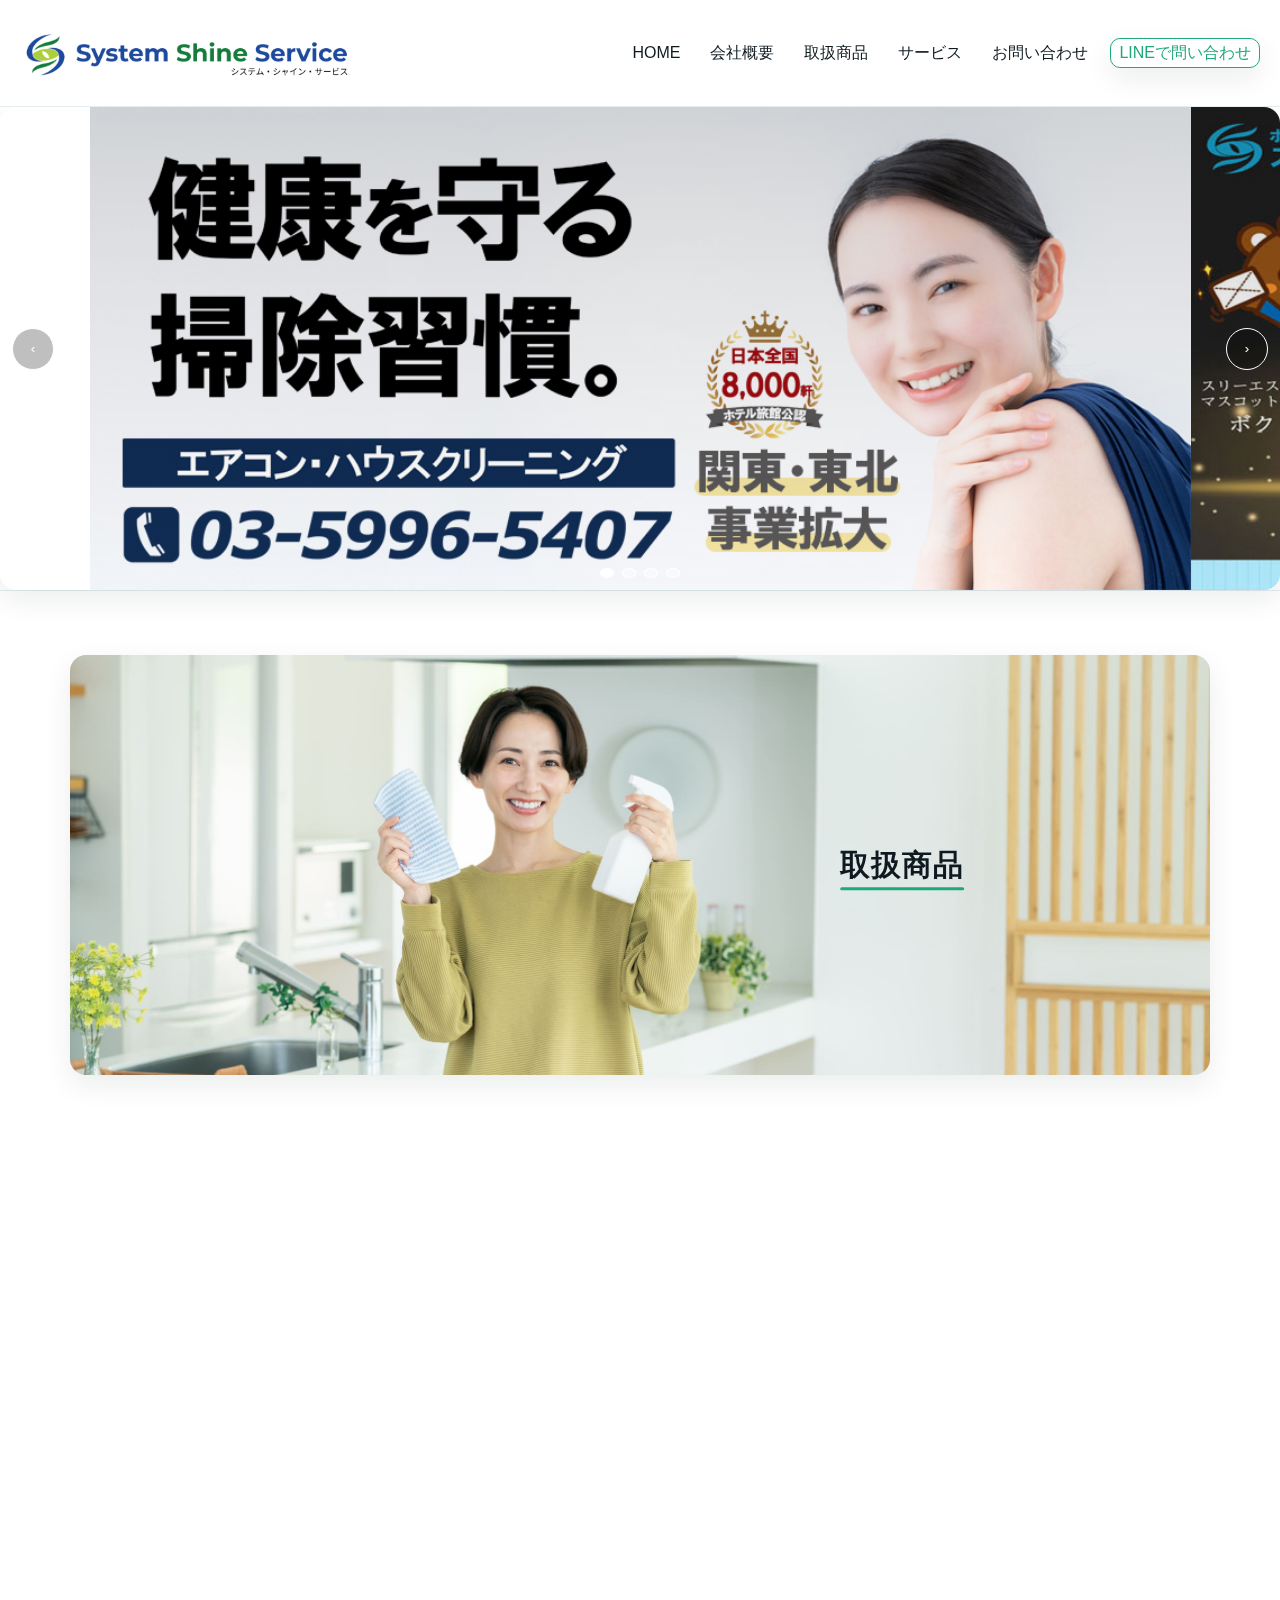
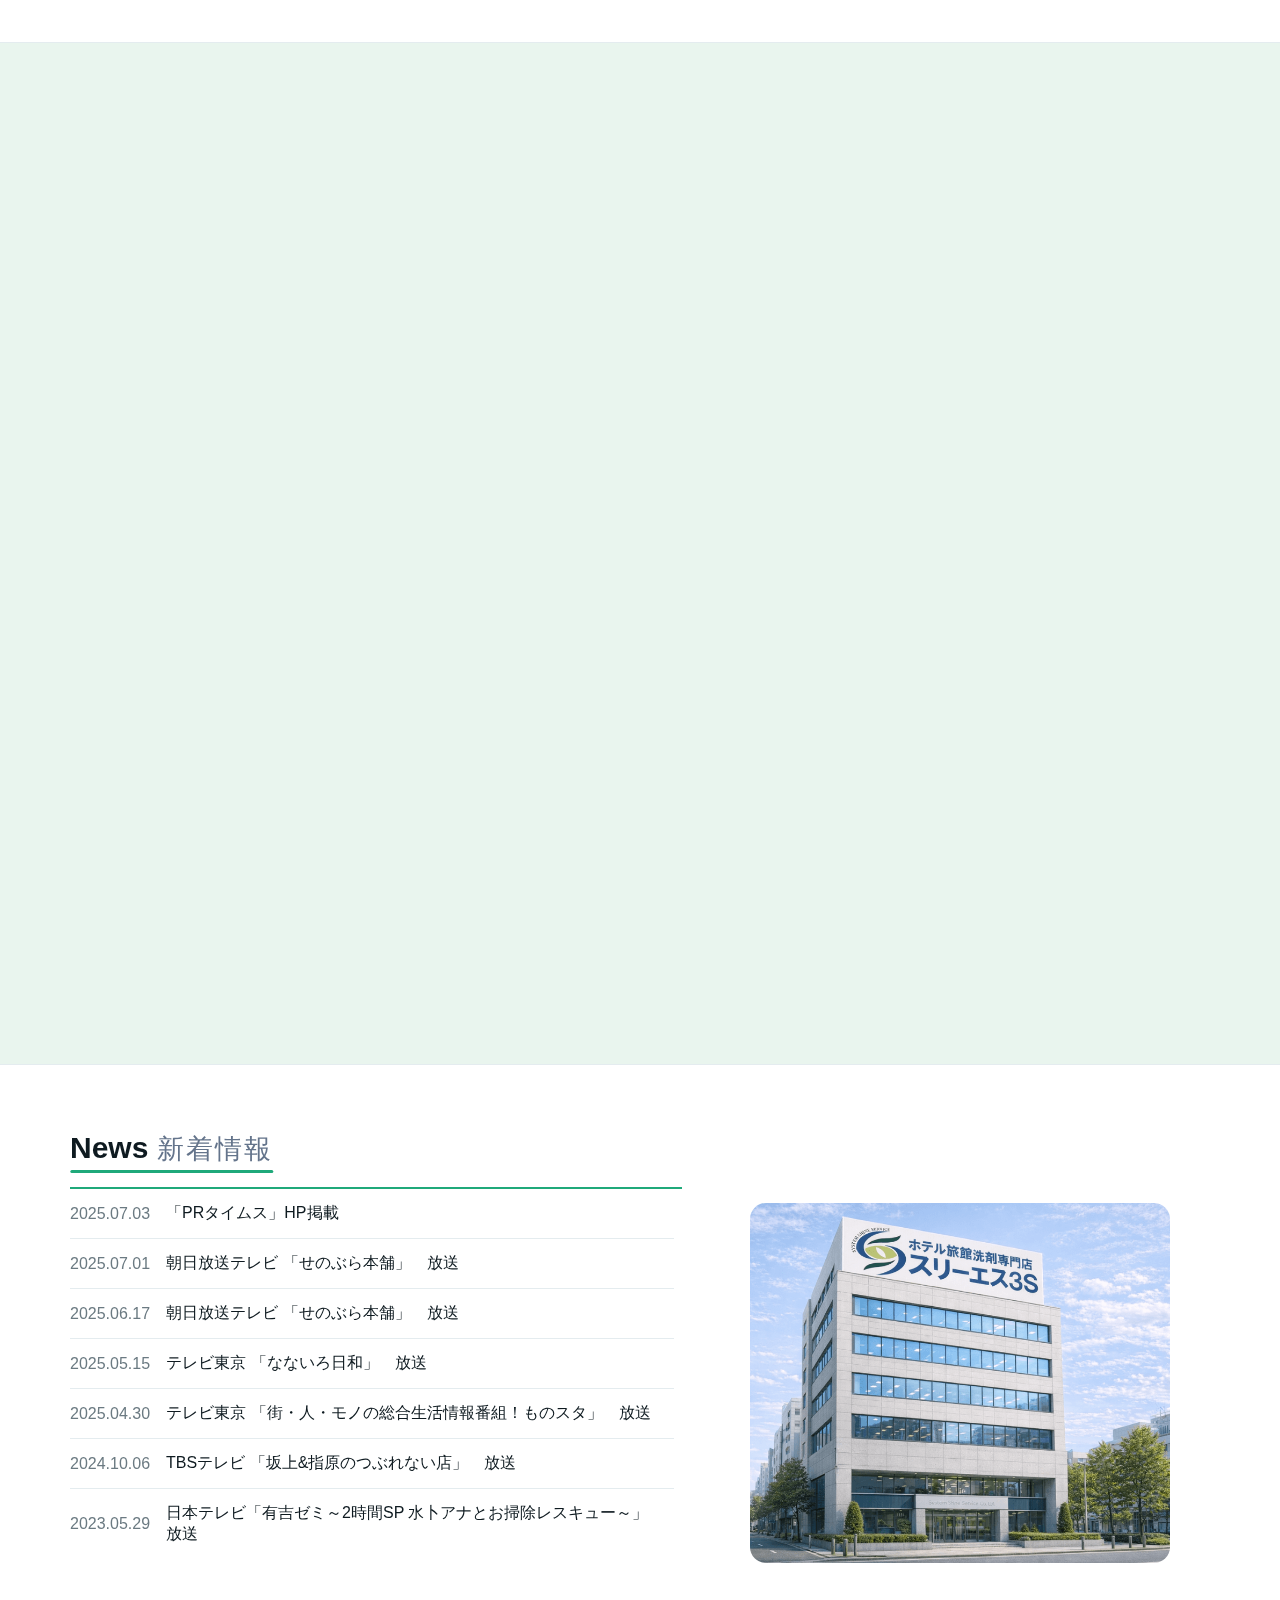
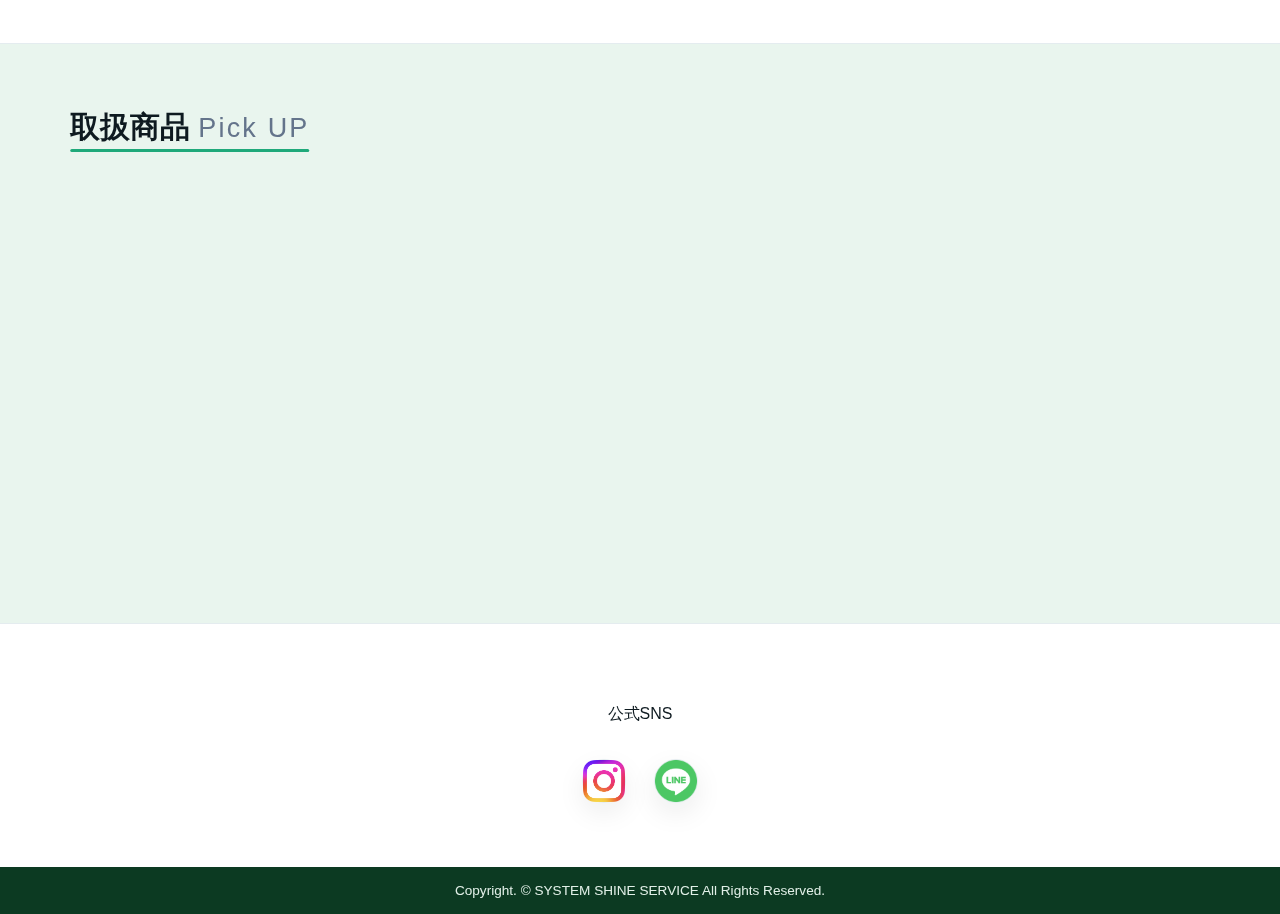
<file: index.html>
<!DOCTYPE html>
<html lang="ja">

<head>
    <meta charset="utf-8">
    <title>【公式サイト】システム・シャイン・サービス株式会社 by ホースプロジェクト3S</title>
    <meta name="description" content="テキストテキストテキストテキストテキストテキストテキストテキスト">
    <meta name="viewport" content="width=device-width, initial-scale=1">
    <meta name="keywords"
        content="システム・シャイン・サービス,ホースプロジェクト,田中勝麻,馬主,引退馬支援活動,ホテル旅館洗剤専門店,スリース,3S,有吉ゼミ,テレビ,結露ブロッカー,床の洗浄剤,消臭スプレー,消臭剤,シミ取り,業務用,洗剤,イスクリーニング,ハウスクリーニング,清掃サービス,ホテル,旅館,全旅連協定商社">
    <meta name="description"
        content="システム・シャイン・サービス株式会社は創業28年の実績、安心の全旅連協定商社です。ホテル･旅館ご用達の消臭剤やシミ取り剤をご家庭でも。清掃サービス、絨毯メンテナンス等もお任せ下さい。">
    <link rel="shortcut icon" href="img/favicon.png">
    <link rel="stylesheet" href="css/style.css">
</head>

<body>

    <header>
        <div class="container nav">
            <a class="brand" href="#">
                <img src="img/logo_name.png" width="400" height="120" alt="3Sグループ本部 システムシャインサービス">
            </a>
            <nav class="links" aria-label="メインナビゲーション">
                <a href="#home">HOME</a>
                <a href="#about">会社概要</a>
                <a href="#products">取扱商品</a>
                <a href="#services">サービス</a>
                <a href="#contact">お問い合わせ</a>
                <a class="btn ghost" href="#line">LINEで問い合わせ</a>
            </nav>
            <button id="hamburger" class="hamburger" aria-label="メニュー">
                <span></span>
            </button>
        </div>
        <div id="drawer" class="drawer" aria-hidden="true">
            <a href="#home">HOME</a>
            <a href="#about">会社概要</a>
            <a href="#products">取扱商品</a>
            <a href="#services">サービス</a>
            <a href="#news">新着情報</a>
            <a href="#contact">お問い合わせ</a>
            <a class="btn" href="#line">LINEで問い合わせ</a>
        </div>
        <div id="overlay" class="overlay" aria-hidden="true"></div>
    </header>


    <main id="home">
        <!-- ====== Hero / Main Visual（スマホではスライド表示） ====== -->
        <section class="hero" id="home">
            <div class="wideslider" id="wideslider" aria-roledescription="carousel">
                <div class="ws-track">
                    <div class="ws-slide"><img src="img/slider02.jpg" alt="メインビジュアル1"></div>
                    <!-- <div class="ws-slide"><img src="img/slider03.jpg" alt="メインビジュアル2"></div> -->
                    <div class="ws-slide"><img src="img/slider04.jpg" alt="メインビジュアル3"></div>
                    <div class="ws-slide"><img src="img/slider08.jpg" alt="メインビジュアル1"></div>
                    <!-- <div class="ws-slide"><img src="img/slider06.jpg" alt="メインビジュアル3"></div> -->
                    <div class="ws-slide"><img src="img/slider07.jpg" alt="メインビジュアル3">
                    </div>

                </div>
                <button class="ws-arrow prev" aria-label="前へ" type="button">‹</button>
                <button class="ws-arrow next" aria-label="次へ" type="button">›</button>
                <div class="ws-dots" aria-hidden="true"></div>
            </div>
        </section>



        <!-- ====== Products ====== -->
        <section id="products" class="section products">
            <div class="container">

                <div class="hd-row">
                    <div class="title-hero" style="background-image:url('img/products_title.jpg');
                          --bgx: 35%;  --bgy: 33%;">
                        <h2 class="title-hero__text">取扱商品</h2>
                    </div>


                </div>


                <div class="product-grid">
                    <article class="p-card">
                        <img src="img/product01.png" alt="消臭・除菌剤 New Magical 3S">
                        <div class="body">
                            <h3>消臭・除菌剤</h3>
                            <p>New Magical 3S<br>（無香消臭スプレー）<br><br>無香料の強力消臭スプレー。植物由来成分で清潔空間をキープ。</p>
                            <a class="btn" href="#">詳細を見る</a>
                        </div>
                    </article>
                    <article class="p-card">
                        <img src="img/product02.png" alt="汚れ落とし New Super 3S">
                        <div class="body">
                            <h3>シミ汚れ落とし</h3>
                            <p>万能シミ汚れ落とし<br>スプレー<br><br>
                                拭くだけ簡単！頑固なシミも家庭で手軽に落とせます。</p>
                            <a class="btn" href="#">詳細を見る</a>
                        </div>
                    </article>
                    <article class="p-card">
                        <img src="img/product03.png" alt="革製品汚れ落とし ルーベット">
                        <div class="body">
                            <h3>革製品汚れ落とし</h3>
                            <p>革ベルトクリーナー 3S<br>（革製品専用スプレー）<br><br>
                                これ一本で、大切な腕時計やベルトなどの革製品の汚れやニオイをすっきり。</p>
                            <a class="btn" href="#">詳細を見る</a>
                        </div>
                    </article>
                    <article class="p-card">
                        <img src="img/product04.png" alt="結露防止対策 クリーンフォーマー3S">
                        <div class="body">
                            <h3>結露防止対策</h3>
                            <p>結露ブロッカー 3S<br>（結露防止スプレー）<br><br>ガラス・鏡に使える拭き取り型結露防止スプレー。最長2週間持続。</p>
                            <a class="btn" href="#">詳細を見る</a>
                        </div>
                    </article>
                    <article class="p-card">
                        <img src="img/product05.png" alt="業務用洗剤 3S">
                        <div class="body">
                            <h3>壁紙専用洗剤</h3>
                            <p>マジカルクリーナー 3S<br>（壁紙専用洗剤スプレー）<br><br>壁紙専用の強力洗剤。プロ仕様で汚れも再付着もブロック。</p>
                            <a class="btn" href="#">詳細を見る</a>
                        </div>
                    </article>

                </div>
            </div>
        </section>


        <!-- ====== Services ====== -->
        <section id="services" class="section services">
            <div class="container">
                <div class="hd-row">
                    <div class="title-hero services-hero" style="background-image:url('img/services_title.jpg'); 
                          --bgx: 35%;  --bgy: 40%;">
                        <h2 class="title-hero__text">サービス</h2>
                    </div>
                </div>
                <div class="svc-grid">
                    <article class="svc-card">
                        <img src="img/services01.png" alt="絨毯・カーペット宅配クリーニング">
                        <div class="body">
                            <h3>絨毯・カーペット宅配クリーニング</h3>
                            <p>宅配の集配で、カーペットやラグを丁寧にクリーニングします。</p>
                            <a class="btn ghost" href="#">詳細はこちら</a>
                        </div>
                    </article>
                    <article class="svc-card">
                        <img src="img/services02.png" alt="事業所用清掃サービス">
                        <div class="body">
                            <h3>事業所用清掃サービス</h3>
                            <p>ホテル・旅館、各種施設の定期清掃。床、窓、カーペット、グリースなど。</p>
                            <a class="btn ghost" href="#">詳細はこちら</a>
                        </div>
                    </article>
                    <article class="svc-card">
                        <img src="img/services03.png" alt="HORSE PROJECT 3S">
                        <div class="body">
                            <h3>HORSE PROJECT 3S</h3>
                            <p>引退馬支援活動（2019年〜）。寄付や啓発活動を行っています。</p>
                            <a class="btn ghost" href="https://www.3s-group.co.jp/campaign_horseproject.html">詳細はこちら</a>
                        </div>
                    </article>
                </div>
            </div>
        </section>


        <!-- ====== News ====== -->
        <section id="news" class="section">
            <div class="container">
                <div class="hd-row">
                    <h2>News <span class="sub">新着情報</span></h2>
                </div>
                <div class="news-grid">
                    <div>
                        <div class="news-list" role="region" aria-label="新着情報一覧">
                            <div class="news-item"><time>2025.07.03</time><a
                                    href="https://prtimes.jp/main/action.php?run=html&page=releasedetail&company_id=163158&release_id=6&owner=">
                                    「PRタイムス」HP掲載</a></div>
                            <div class="news-item"><time>2025.07.01</time><a href="https://www.asahi.co.jp/senobura/">
                                    朝日放送テレビ 「せのぶら本舗」　放送</a></div>
                            <div class="news-item"><time>2025.06.17</time><a href="https://www.asahi.co.jp/senobura/">
                                    朝日放送テレビ 「せのぶら本舗」　放送</a></div>
                            <div class="news-item"><time>2025.05.15</time><a href="https://www.tv-tokyo.co.jp/nanairo/">
                                    テレビ東京 「なないろ日和」　放送</a></div>
                            <div class="news-item"><time>2025.04.30</time><a href="https://www.tv-tokyo.co.jp/monost/">
                                    テレビ東京 「街・人・モノの総合生活情報番組！ものスタ」　放送</a></div>
                            <div class="news-item"><time>2024.10.06</time><a
                                    href="https://www.tbs.co.jp/tsuburenai-mise/">
                                    TBSテレビ 「坂上&指原のつぶれない店」　放送</a></div>
                            <div class="news-item"><time>2023.05.29</time>
                                日本テレビ「有吉ゼミ～2時間SP 水卜アナとお掃除レスキュー～」　放送</div>
                            <div class="news-item"><time>2023.01.31</time>
                                TBS「サンドウィッチマンのどうぶつ園飼育員さんプレゼン合戦 ZOO-1グランプリ」　アルブクール出演</div>
                            <div class="news-item"><time>2023.01.26</time><a
                                    href="https://www.stv.jp/tv/dosanko_eve/index.html">
                                    札幌テレビ放送「どさんこワイド179」コレ☆ホシーに結露ブロッカー3Sが生放送登場</a></div>
                            <div class="news-item"><time>2022.12.03</time>
                                日本経済新聞「結露防止スプレープロ愛用」1面記事　掲載</div>
                            <div class="news-item"><time>2022.11.28</time>
                                日本テレビ「有吉ゼミ」床の洗浄剤3Sの実力を紹介</div>
                        </div>
                    </div>

                    <figure>
                        <img src="img/news_campany.png" width="1600" height="900" loading="lazy" decoding="async"
                            alt="店舗外観写真">
                    </figure>
                </div>
            </div>
        </section>

        <!-- ====== Pick Up ====== -->
        <section class="section pickup">
            <div class="container">
                <div class="hd-row">
                    <h2>取扱商品 <span class="sub">Pick UP</span></h2>
                </div>
                <div class="pickup-card">
                    <img src="img/pickup_01.png" alt="Pick Up プロダクト画像">
                    <div>
                        <h3>【 new magical 3S × 奥山 優 】</h3>
                        <p>奥山さんが描く、色彩豊かでのびやかなアートは、「日常の感性」や「人のぬくもり」をそっと届けてくれるような力を持っています。本商品の“やさしさ”という価値と、奥山さんのアートの“あたたかさ”が重なり、今回のコラボが実現しました。
                        </p>

                        <div class="creator-instagram">
                            <a href="https://www.instagram.com/yu3mikiyo3okuyama/" target="_blank"
                                rel="noopener noreferrer">
                                <img src="img/instagram_logo.png" alt="instagram" class="sns-icon">
                                <span>instagram: @yu3mikiyo3okuyama</span>
                            </a>
                        </div>


                        <a class="btn" href="#">商品を詳しく見る</a>
                    </div>
                </div>
            </div>
        </section>

        <!-- ====== SNS ====== -->
        <section class="section">
            <div class="container">
                <p class="sns_text">公式SNS</p>
                <div class="sns" aria-label="公式SNS">
                    <a href="https://www.instagram.com/hotelryokan3s_official/" target="_blank"
                        rel="noopener noreferrer" aria-label="Instagram">
                        <img src="img/instagram_logo.png" alt="">
                    </a>
                    <a href="#" target="_blank" rel="noopener noreferrer" aria-label="LINE">
                        <img src="img/line_logo.png" alt="">
                    </a>
                    <!-- <a href="https://www.facebook.com/systemshine" target="_blank" rel="noopener noreferrer"
                        aria-label="Facebook">
                        <img src="img/facebook_logo.png" alt="">
                    </a> -->
                </div>
            </div>
        </section>
    </main>

    <footer>
        <div class="container">Copyright. © SYSTEM SHINE SERVICE All Rights Reserved.</div>
    </footer>



    <main>

    </main>

    <script>
        (() => {
            /* ===== WideSlider ===== */
            const slider = document.querySelector('.wideslider');
            if (slider) {
                const track = slider.querySelector('.ws-track');
                const slides = Array.from(slider.querySelectorAll('.ws-slide'));
                const prevBtn = slider.querySelector('.ws-arrow.prev');
                const nextBtn = slider.querySelector('.ws-arrow.next');
                const dotsWrap = slider.querySelector('.ws-dots');

                let index = 0;
                let timer = null;
                const DURATION = 4800;  // 自動送り間隔
                const SWIPE_THRESHOLD = 30; // スワイプ判定(px)

                // ドット生成
                const dots = slides.map((_, i) => {
                    const d = document.createElement('button');
                    d.type = 'button';
                    d.className = 'ws-dot' + (i === 0 ? ' active' : '');
                    d.setAttribute('aria-label', `${i + 1}枚目へ`);
                    d.addEventListener('click', () => goTo(i, true));
                    dotsWrap.appendChild(d);
                    return d;
                });

                function update() {
                    track.style.transform = `translateX(${-100 * index}%)`;
                    dots.forEach((d, i) => d.classList.toggle('active', i === index));
                }

                function goTo(i, user = false) {
                    index = (i + slides.length) % slides.length;
                    update();
                    if (user) restart();
                }
                function next() { goTo(index + 1); }
                function prev() { goTo(index - 1); }

                prevBtn?.addEventListener('click', () => goTo(index - 1, true));
                nextBtn?.addEventListener('click', () => goTo(index + 1, true));

                function start() {
                    if (timer) return;
                    timer = setInterval(next, DURATION);
                }
                function stop() {
                    clearInterval(timer);
                    timer = null;
                }
                function restart() { stop(); start(); }

                // ホバー/フォーカスで一時停止（アクセシビリティ配慮）
                ['mouseenter', 'focusin'].forEach(ev => slider.addEventListener(ev, stop));
                ['mouseleave', 'focusout'].forEach(ev => slider.addEventListener(ev, start));

                // スワイプ（タッチ/ドラッグ）
                let startX = 0, diffX = 0, dragging = false;
                function onStart(x) { dragging = true; startX = x; diffX = 0; stop(); }
                function onMove(x) { if (!dragging) return; diffX = x - startX; }
                function onEnd() {
                    if (!dragging) return;
                    dragging = false;
                    if (Math.abs(diffX) > SWIPE_THRESHOLD) {
                        diffX < 0 ? next() : prev();
                    } else {
                        update();
                        start();
                    }
                }
                slider.addEventListener('touchstart', e => onStart(e.touches[0].clientX), { passive: true });
                slider.addEventListener('touchmove', e => onMove(e.touches[0].clientX), { passive: true });
                slider.addEventListener('touchend', onEnd);
                slider.addEventListener('mousedown', e => onStart(e.clientX));
                window.addEventListener('mousemove', e => onMove(e.clientX));
                window.addEventListener('mouseup', onEnd);

                // 初期化
                update();
                start();

                // リサイズでズレたときの保険
                window.addEventListener('resize', () => requestAnimationFrame(update));
            }

            /* ===== Hamburger / Drawer ===== */
            const hamburger = document.getElementById('hamburger');
            const drawer = document.getElementById('drawer');
            const overlay = document.getElementById('overlay');

            function openNav() {
                hamburger.classList.add('is-open');
                drawer?.classList.add('open');
                overlay?.classList.add('show');
                document.documentElement.style.overflow = 'hidden';
            }
            function closeNav() {
                hamburger.classList.remove('is-open');
                drawer?.classList.remove('open');
                overlay?.classList.remove('show');
                document.documentElement.style.overflow = '';
            }

            if (hamburger && drawer && overlay) {
                hamburger.addEventListener('click', () => {
                    const isOpen = hamburger.classList.contains('is-open');
                    isOpen ? closeNav() : openNav();
                });
                overlay.addEventListener('click', closeNav);
                drawer.addEventListener('click', (e) => {
                    const t = e.target;
                    if (t.matches('a')) closeNav();
                });
                window.addEventListener('keydown', (e) => {
                    if (e.key === 'Escape') closeNav();
                });
            }

            /* ===== Scroll-in (title-hero / cards) ===== */
            const reveals = document.querySelectorAll('.title-hero, .p-card, .svc-card, .pickup-card');
            if (reveals.length) {
                const io = new IntersectionObserver(entries => {
                    entries.forEach(ent => {
                        if (ent.isIntersecting) {
                            ent.target.classList.add('reveal-in');
                            io.unobserve(ent.target);
                        }
                    });
                }, { rootMargin: '0px 0px -10% 0px', threshold: 0.15 });
                reveals.forEach(el => io.observe(el));
            }
        })();
    </script>

</body>

</html>
</file>
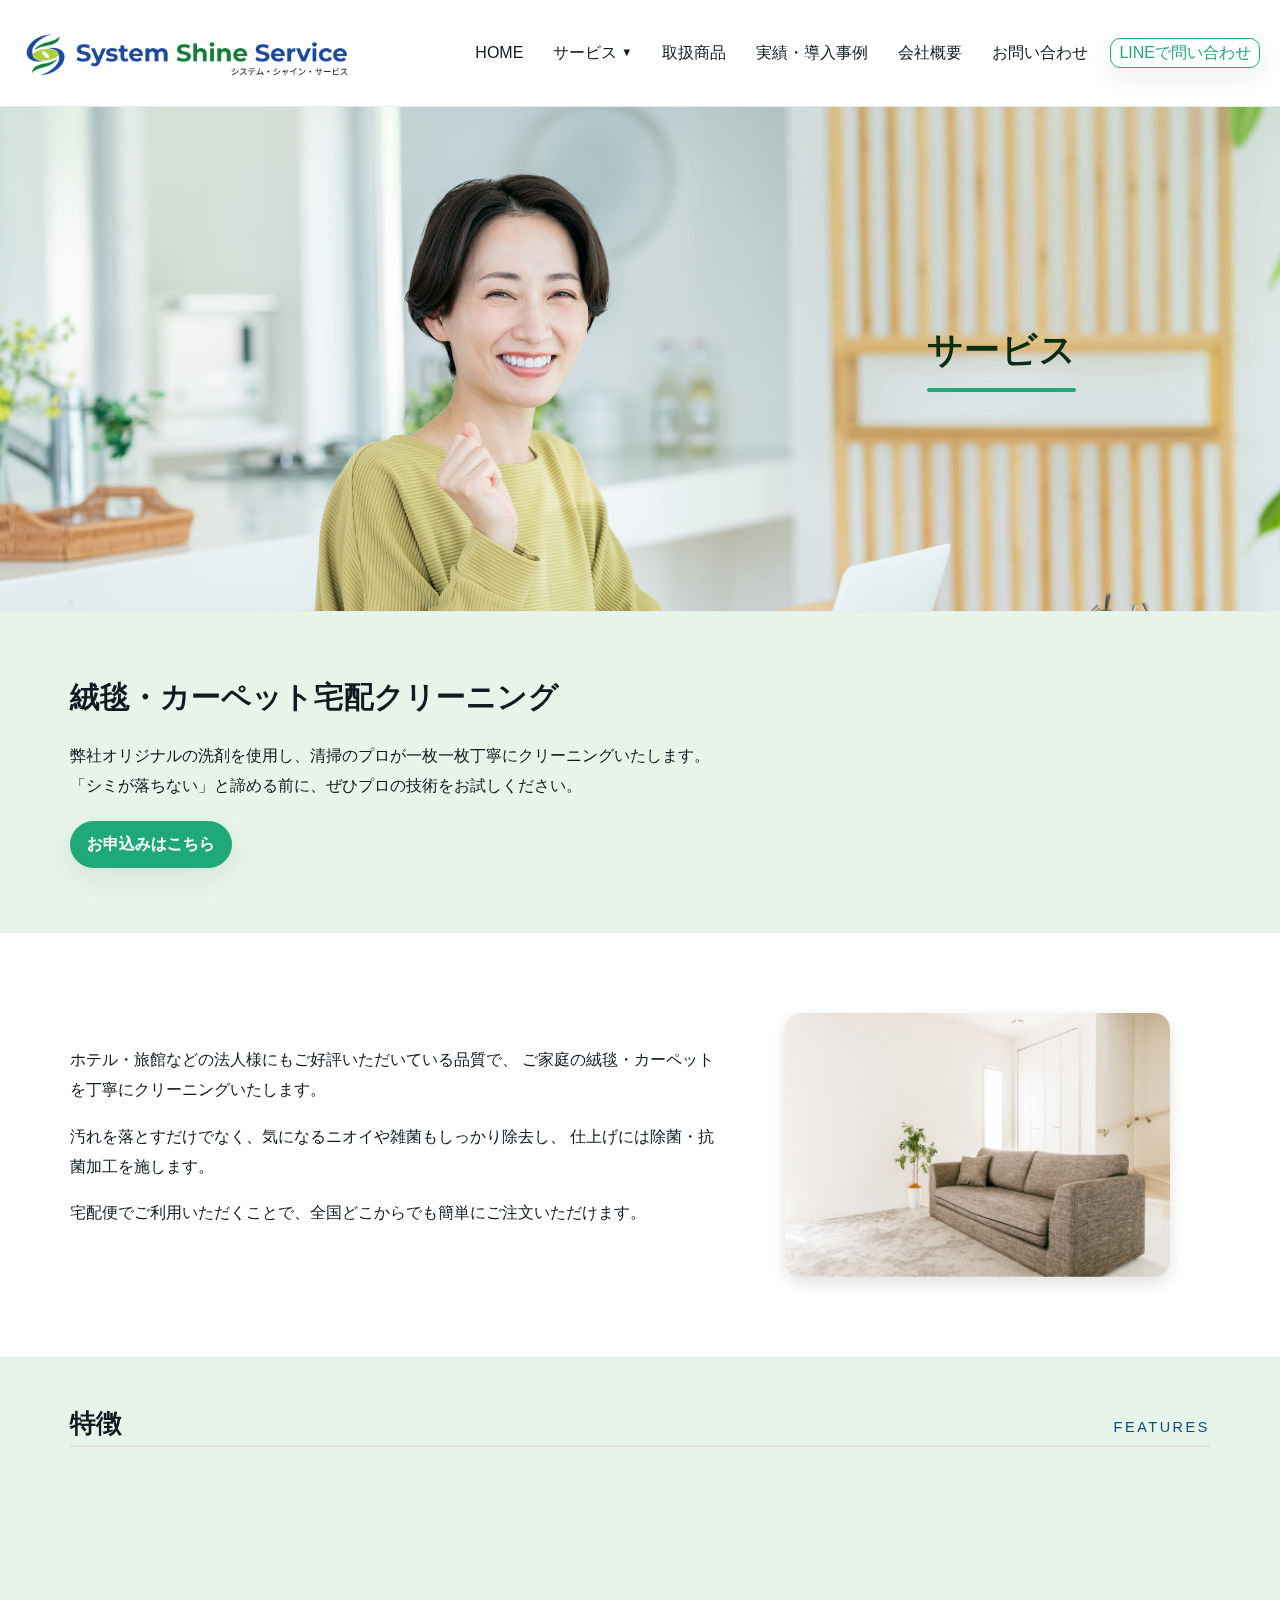
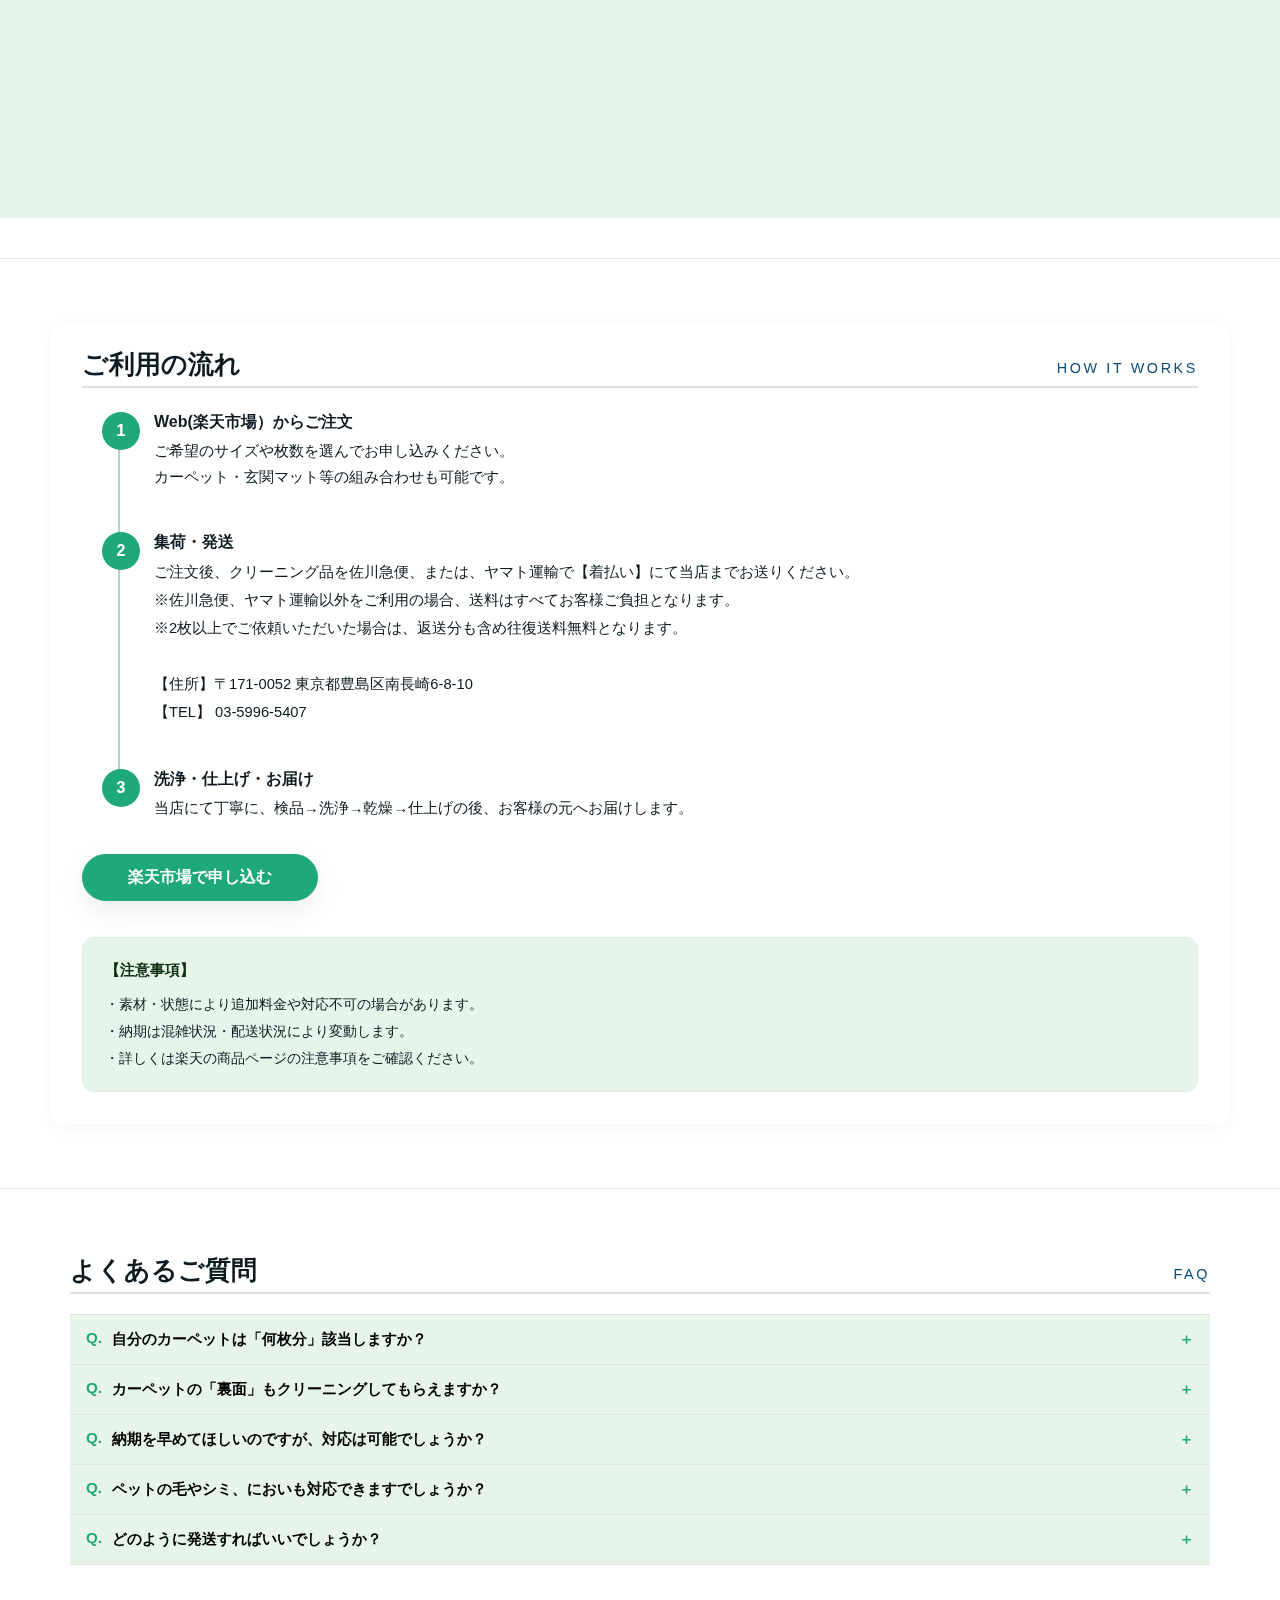
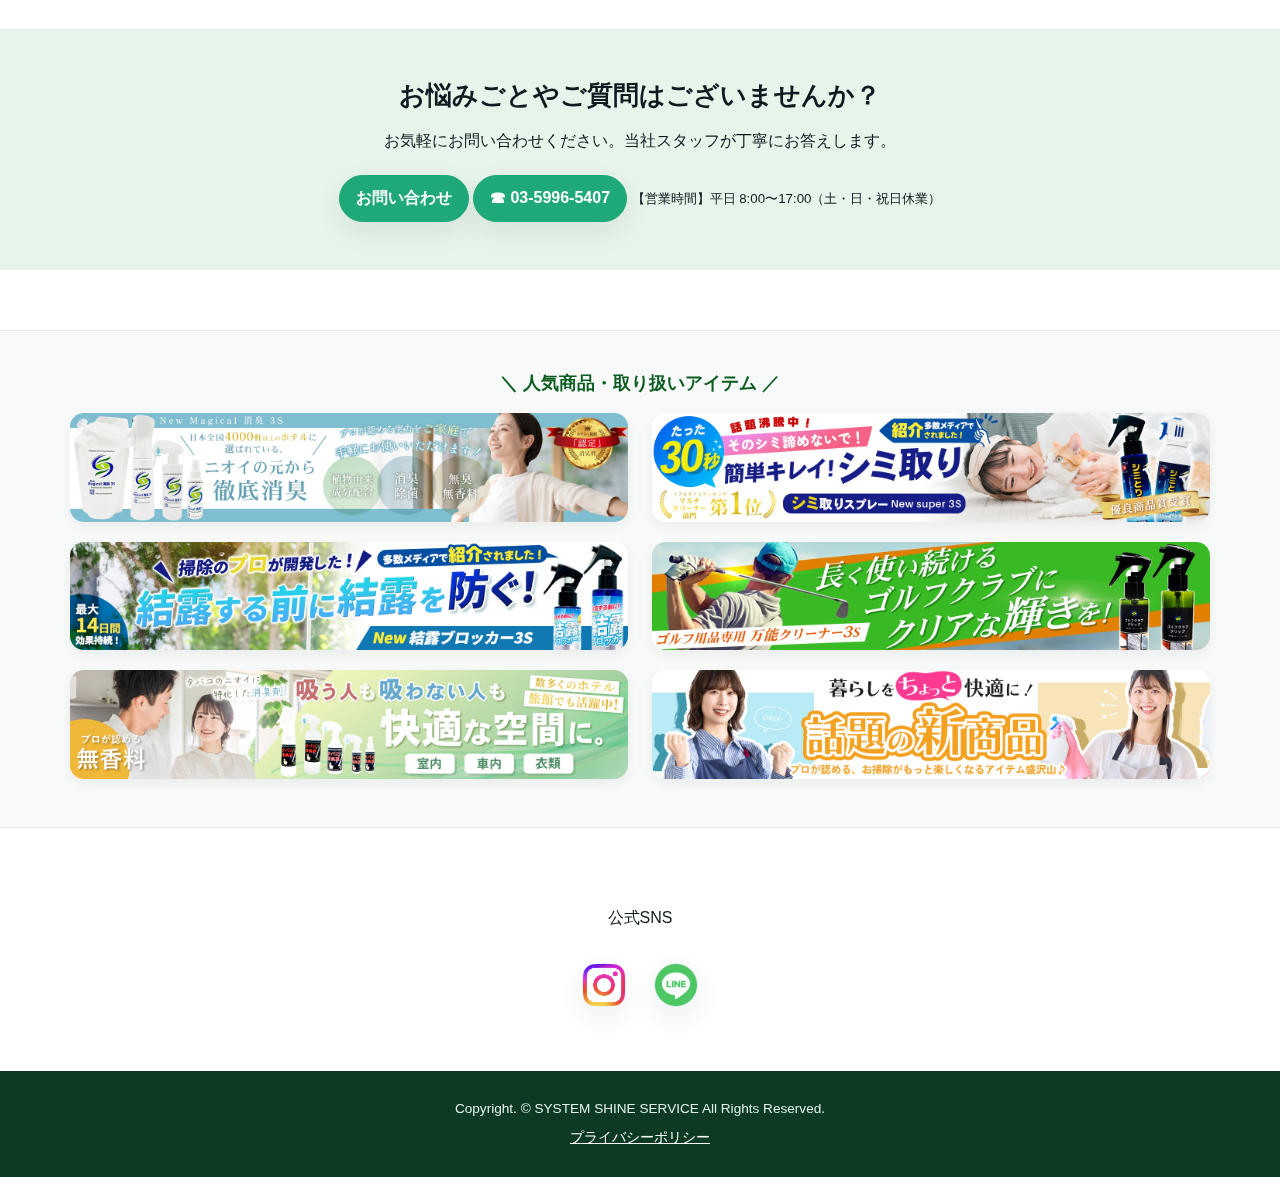
<file: carpet.html>
<!doctype html>
<html lang="ja">

<head>
  <meta charset="utf-8">
  <title>絨毯・カーペット宅配クリーニング｜システム・シャイン・サービス株式会社</title>
  <meta name="viewport" content="width=device-width, initial-scale=1">
  <meta name="keywords"
    content="システム・シャイン・サービス,ホースプロジェクト,田中勝麻,馬主,引退馬支援活動,ホテル旅館洗剤専門店,スリース,3S,有吉ゼミ,テレビ,結露ブロッカー,床の洗浄剤,消臭スプレー,消臭剤,シミ取り,業務用,洗剤,イスクリーニング,ハウスクリーニング,清掃サービス,ホテル,旅館,全旅連協定商社">
  <meta name="description"
    content="システム・シャイン・サービス株式会社は創業28年の実績、安心の全旅連協定商社です。ホテル･旅館ご用達の消臭剤やシミ取り剤をご家庭でも。清掃サービス、絨毯メンテナンス等もお任せ下さい。">
  <link rel="icon" type="image/png" sizes="32x32" href="./img/favicon-32.png">
  <link rel="icon" type="image/png" sizes="16x16" href="./img/favicon-16.png">
  <link rel="apple-touch-icon" sizes="180x180" href="./img/favicon-180.png">
  <link rel="icon" type="image/png" sizes="512x512" href="./img/favicon-512.png">

  <link rel="stylesheet" href="./css/style.css">
  <link rel="stylesheet" href="./css/services.css">
  <link rel="stylesheet" href="./css/service-carpet.css">


</head>

<body>
  <!-- 共通ヘッダー（index.htmlの<header>を使い回す想定） -->
  <header>
    <div class="container nav">
      <a class="brand" href="./">
        <img src="img/logo_name.png?v=20251212" alt="3Sグループ本部 システムシャインサービス">

      </a>
      <nav class="links" aria-label="メインナビゲーション">
        <a href="./">HOME</a>
        <div class="nav-item nav-item--services">
          <button type="button" class="nav-link nav-link--services">
            サービス<span class="nav-caret">▼</span>
          </button>
          <div class="nav-submenu">
            <a href="carpet.html">絨毯・カーペット清掃サービス</a>
            <a href="business.html">事業所向け清掃サービス</a>
          </div>
        </div>
        <a href="products.html">取扱商品</a>
        <a href="results.html">実績・導入事例</a>
        <!-- <a href="#">メディア掲載</a> -->
        <a href="company.html">会社概要</a>
        <a href="contact.html">お問い合わせ</a>
        <a class="btn ghost" href="https://line.me/ti/p/eijUnRbyH-">LINEで問い合わせ</a>
      </nav>
      <button id="hamburger" class="hamburger" aria-label="メニュー">
        <span></span>
      </button>
    </div>
    <div id="drawer" class="drawer" aria-hidden="true">
      <a href="./">HOME</a>
      <span class="drawer-label">サービス</span>
      <a class="drawer-sub" href="business.html">事業所向け清掃サービス</a>
      <a class="drawer-sub" href="carpet.html">絨毯・カーペット清掃サービス</a>

      <a href="products.html">取扱商品</a>
      <a href="results.html">実績・導入事例</a>
      <!-- <a href="#">メディア掲載</a> -->
      <a href="company.html">会社概要</a>

      <a href="contact.html">お問い合わせ</a>
      <a class="btn ghost" href="https://line.me/ti/p/eijUnRbyH-">LINEで問い合わせ</a>
    </div>
    <div id="overlay" class="overlay" aria-hidden="true"></div>
  </header>



  <main>
    <!-- ヒーロー -->
    <section class="hero hero-services hero-services--bg">
      <div class="container hero-services__inner">
        <div class="hero-services__text">
          <div class="hero-services__heading">
            <h1 class="hero-services__title">サービス</h1>
          </div>
        </div>
      </div>
    </section>

    <section class="section svc-lead">
      <div class="container svc-lead__inner">
        <h2 class="svc-lead__title">
          絨毯・カーペット<span class="sp-br"><br></span>宅配クリーニング
        </h2>

        <p class="svc-lead__text">
          弊社オリジナルの洗剤を使用し、清掃のプロが一枚一枚丁寧にクリーニングいたします。<br>
          「シミが落ちない」と諦める前に、ぜひプロの技術をお試しください。
        </p>
        <div class="svc-lead__cta">
          <a class="btn" target="_blank" rel="noopener"
            href="https://item.rakuten.co.jp/3s-group/3s-cleaning/?scid=wi_ich_iphoneapp_item_share">
            お申込みはこちら
          </a>
        </div>
      </div>
    </section>

    <section class="section svc-overview">
      <div class="container svc-overview__grid">
        <div class="svc-overview__text">
          <p>
            ホテル・旅館などの法人様にもご好評いただいている品質で、
            ご家庭の絨毯・カーペットを丁寧にクリーニングいたします。
          </p>
          <p>
            汚れを落とすだけでなく、気になるニオイや雑菌もしっかり除去し、
            仕上げには除菌・抗菌加工を施します。
          </p>
          <p>
            宅配便でご利用いただくことで、全国どこからでも簡単にご注文いただけます。
          </p>
        </div>

        <figure class="svc-overview__photo">
          <img src="./img/services01.png" alt="絨毯クリーニングのイメージ写真" loading="lazy">
        </figure>
      </div>
    </section>

    <!-- 特徴 -->
    <section class="section svc-section svc-section--features">
      <div class="container">
        <div class="svc-section-head">
          <h2>特徴</h2>
          <span class="svc-section-en">FEATURES</span>
        </div>

        <ul class="svc-card-grid">
          <li class="svc-card">
            <img loading="lazy" src="./img/services/feat_easy.jpg" alt="宅配で手間いらず">
            <div class="svc-card-body">
              <h3 class="svc-card-title">宅配で手間いらず</h3>
              <p class="svc-card-text">
                集荷〜納品までお任せ。外出の手間なくプロ品質を自宅で。
              </p>
            </div>
          </li>

          <li class="svc-card">
            <img loading="lazy" src="./img/services/feat_quality.jpg" alt="専門品質の徹底洗浄">
            <div class="svc-card-body">
              <h3 class="svc-card-title">専門品質の徹底洗浄</h3>
              <p class="svc-card-text">
                高洗浄・消臭仕上げで、しつこい汚れや気になるニオイもすっきり。
              </p>
            </div>
          </li>

          <li class="svc-card">
            <img loading="lazy" src="./img/services/feat_price.jpg" alt="分かりやすい安心価格">
            <div class="svc-card-body">
              <h3 class="svc-card-title">分かりやすい安心価格</h3>
              <p class="svc-card-text">
                サイズ別の明瞭料金で、初めての方でも安心してご利用いただけます。
              </p>
            </div>
          </li>
        </ul>
      </div>
    </section>

    <!-- ご利用の流れ -->
    <section class="section flow">
      <div class="container">
        <div class="svc-section-head">
          <h2>ご利用の流れ</h2>
          <span class="svc-section-en">HOW IT WORKS</span>
        </div>

        <ol class="steps">
          <li>
            <span>1</span> Web(楽天市場）からご注文
            <p class="step-desc">
              ご希望のサイズや枚数を選んでお申し込みください。<br>
              カーペット・玄関マット等の組み合わせも可能です。
            </p>
          </li>
          <li>
            <span>2</span> 集荷・発送
            <p class="step-desc">
              ご注文後、クリーニング品を佐川急便、または、ヤマト運輸で【着払い】にて当店までお送りください。<br>
              ※佐川急便、ヤマト運輸以外をご利用の場合、送料はすべてお客様ご負担となります。<br>
              ※2枚以上でご依頼いただいた場合は、返送分も含め往復送料無料となります。<br><br>

              <span class="step-address">
                【住所】〒171-0052 東京都豊島区南長崎6-8-10<br>
                【TEL】 03-5996-5407
              </span>

            </p>
          </li>
          <li>
            <span>3</span> 洗浄・仕上げ・お届け
            <p class="step-desc">
              当店にて丁寧に、検品→洗浄→乾燥→仕上げの後、お客様の元へお届けします。
            </p>
          </li>
        </ol>

        <p class="center">
          <a class="btn" target="_blank" rel="noopener"
            href="https://item.rakuten.co.jp/3s-group/3s-cleaning/?scid=wi_ich_iphoneapp_item_share">
            楽天市場で申し込む
          </a>
        </p>
        <!-- 注意事項 -->
        <div class="flow-notice">
          <h3 class="flow-notice__title">【注意事項】</h3>
          <p class="flow-notice__text">
            ・素材・状態により追加料金や対応不可の場合があります。<br>
            ・納期は混雑状況・配送状況により変動します。<br>
            ・詳しくは楽天の商品ページの注意事項をご確認ください。
          </p>
        </div>
      </div>
    </section>

    <!-- FAQ -->
    <section class="section faq">
      <div class="container">
        <div class="svc-section-head">
          <h2>よくあるご質問</h2>
          <span class="svc-section-en">FAQ</span>
        </div>

        <dl class="faq-list">

          <!-- 1つ目のQ&A -->
          <div class="faq-item">
            <dt>
              <button class="faq-question" type="button" aria-expanded="false">
                <span class="faq-q-label">Q.</span>
                <span class="faq-q-text">
                  自分のカーペットは「何枚分」該当しますか？
                </span>
                <span class="faq-toggle-icon" aria-hidden="true"></span>
              </button>
            </dt>
            <dd class="faq-answer">
              <span class="faq-a-label">A.回答</span>
              <p>
                当サービスでは「1枚＝最大2帖サイズまで」としております。<br>
                例えば、4帖相当の大きなカーペットは2枚分としてご注文ください。<br>
                なお「複数の小さいカーペットをまとめて1枚分カウントすること」はできません。1点ごとのカウントとなります。
              </p>
            </dd>
          </div>

          <!-- 2つ目のQ&A（例） -->
          <div class="faq-item">
            <dt>
              <button class="faq-question" type="button" aria-expanded="false">
                <span class="faq-q-label">Q.</span>
                <span class="faq-q-text">
                  カーペットの「裏面」もクリーニングしてもらえますか？
                </span>
                <span class="faq-toggle-icon" aria-hidden="true"></span>
              </button>
            </dt>
            <dd class="faq-answer">
              <span class="faq-a-label">A.回答</span>
              <p>
                はい、表面・裏面とも丁寧に洗浄いたしますのでご安心ください。<br>
                毛や汚れの付着が気になる裏面も、しっかり対応いたします。
              </p>
            </dd>
          </div>

          <!-- 3つ目のQ&A（例） -->
          <div class="faq-item">
            <dt>
              <button class="faq-question" type="button" aria-expanded="false">
                <span class="faq-q-label">Q.</span>
                <span class="faq-q-text">
                  納期を早めてほしいのですが、対応は可能でしょうか？
                </span>
                <span class="faq-toggle-icon" aria-hidden="true"></span>
              </button>
            </dt>
            <dd class="faq-answer">
              <span class="faq-a-label">A.回答</span>
              <p>
                通常は到着順に順次対応しております。<br>
                また、乾燥工程は天候(特に梅雨など)に大きく左右されるため、納期の
                短縮は難しい状況です。<br>

                ただし、オプションとして「高速クリーニングプラン(＋２，２００円)
                をご用意予定です。<br>こちらをご利用いただくことで、優先的な処理・短納期
                対応が可能となります(※エリアや時期により変動あり)。<br>
                ※弊社にカーペットが到着後、原則として２週間以内に発送いたします。
              </p>
            </dd>
          </div>

          <!-- 4つ目のQ&A（例） -->
          <div class="faq-item">
            <dt>
              <button class="faq-question" type="button" aria-expanded="false">
                <span class="faq-q-label">Q.</span>
                <span class="faq-q-text">
                  ペットの毛やシミ、においも対応できますでしょうか？
                </span>
                <span class="faq-toggle-icon" aria-hidden="true"></span>
              </button>
            </dt>
            <dd class="faq-answer">
              <span class="faq-a-label">A.回答</span>
              <p>
                専用の洗浄工程と薬剤にて対応いたします。<br>
                吐しゃ物・尿の跡・毛の絡まり・においなども、できる限り除去いたします
                のでご安心ください。
              </p>
            </dd>
          </div>

          <!-- 5つ目のQ&A（例） -->
          <div class="faq-item">
            <dt>
              <button class="faq-question" type="button" aria-expanded="false">
                <span class="faq-q-label">Q.</span>
                <span class="faq-q-text">
                  どのように発送すればいいでしょうか？
                </span>
                <span class="faq-toggle-icon" aria-hidden="true"></span>
              </button>
            </dt>
            <dd class="faq-answer">
              <span class="faq-a-label">A.回答</span>
              <p>
                ご注文後のご案内に従い、佐川急便またはヤマト運輸で「着払い」にてお送
                りください(送料は弊社負担)。<br>
                カーペットは折りたたんで梱包ＯＫです。破損しないよう簡易包装をお願い
                します。<br>
                ※その他の配送業者をご利用の場合、送料はお客様負担となります。<br>
                ※１枚のみのご依頼の場合、返送分の送料はご負担ください。<br>
                ※２枚以上のご依頼の場合は、返送分の送料は弊社負担です。
              </p>
            </dd>
          </div>

        </dl>
      </div>
    </section>




    <!-- CTA：まずは無料お見積もりから -->
    <section class="section cta-band">
      <div class="container">
        <h2>お悩みごとやご質問はございませんか？</h2>
        <p>お気軽にお問い合わせください。当社スタッフが丁寧にお答えします。
        </p>
        <a class="btn" href="contact.html">
          お問い合わせ
        </a>
        <a class="btn btn-outline" href="tel:0359965407">
          ☎ 03-5996-5407
        </a>

        <small>
          【営業時間】平日 8:00〜17:00（土・日・祝日休業）
        </small>
      </div>
    </section>


    <!-- ▼ 商品バナー（フッター直前に追加） -->
    <section class="section bnr-section">
      <h2 class="bnr-head">＼ 人気商品・取り扱いアイテム ／</h2>
      <div class="container bnr-grid">
        <!-- New Magical 消臭3S -->
        <a class="bnr-item"
          href="https://item.rakuten.co.jp/3s-group/3s-newmagical/?l-id=shoptop_widget_in_shop_ranking&s-id=shoptop_in_shop_ranking"
          target="_blank" rel="noopener">
          <img src="./img/banner_01.jpeg" alt="ニオイの元から徹底消臭 New Magical 消臭3S" loading="lazy">
        </a>

        <!-- New super 3S シミ取りスプレー -->
        <a class="bnr-item"
          href="https://item.rakuten.co.jp/3s-group/3s-shimitori_newsuper/?l-id=shoptop_widget_in_shop_ranking&s-id=shoptop_in_shop_ranking"
          target="_blank" rel="noopener">
          <img src="./img/banner_02.jpeg" alt="簡単キレイ！シミ取りスプレー New super 3S" loading="lazy">
        </a>


        <!-- New 結露ブロッカー3S -->
        <a class="bnr-item"
          href="https://item.rakuten.co.jp/3s-group/3s-keturo2024/?l-id=shoptop_widget_in_shop_ranking&s-id=shoptop_in_shop_ranking"
          target="_blank" rel="noopener">
          <img src="./img/banner_03.jpeg" alt="結露する前に防ぐ New 結露ブロッカー3S" loading="lazy">
        </a>


        <!-- ゴルフクラブクリーナー3S -->
        <a class="bnr-item" href="https://item.rakuten.co.jp/3s-group/3s-golfgripcleaner/" target="_blank"
          rel="noopener">
          <img src="./img/banner_04.jpeg" alt="長く使い続けるゴルフクラブにクリアな輝きを ゴルフクラブクリーナー3S" loading="lazy">
        </a>

        <!-- タバコ消臭スプレー -->
        <a class="bnr-item" href="https://item.rakuten.co.jp/3s-group/c/0000000217/" target="_blank" rel="noopener">
          <img src="./img/banner_05.jpeg" alt="吸う人も吸わない人も快適空間 タバコ消臭スプレー" loading="lazy">
        </a>
        <!-- 新商品まとめバナー -->
        <a class="bnr-item" href="https://www.rakuten.co.jp/3s-group/" target="_blank" rel="noopener">
          <img src="./img/banner_06.jpeg" alt="暮らしをちょっと快適に 話題の新商品" loading="lazy">
        </a>

      </div>
    </section>
    <!-- ▲ 商品バナーここまで -->




    <!-- ====== SNS ====== -->
    <section class="section">
      <div class="container">
        <p class="sns_text">公式SNS</p>
        <div class="sns" aria-label="公式SNS">
          <a href="https://www.instagram.com/hotelryokan3s_official/" target="_blank" rel="noopener noreferrer"
            aria-label="Instagram">
            <img src="./img/instagram_logo.png" alt="">
          </a>
          <a href="https://line.me/ti/p/eijUnRbyH-" target="_blank" rel="noopener noreferrer" aria-label="LINE">
            <img src="./img/line_logo.png" alt="">
          </a>
          <!-- <a href="https://www.facebook.com/systemshine" target="_blank" rel="noopener noreferrer"
                        aria-label="Facebook">
                        <img src="./img/facebook_logo.png" alt="">
                    </a> -->
        </div>
      </div>
    </section>




  </main>

  <!-- ▼ フッター（index.html と同構造） -->
  <footer>
    <div class="container">
      <p>Copyright. © SYSTEM SHINE SERVICE All Rights Reserved.</p>
      <p><a href="privacy.html" aria-current="page">プライバシーポリシー</a></p>
    </div>
  </footer>

  <script src="./js/site.js"></script>
  <script>
    document.addEventListener('DOMContentLoaded', function () {
      const faqButtons = document.querySelectorAll('.faq-question');

      faqButtons.forEach(function (btn) {
        btn.addEventListener('click', function () {
          const item = btn.closest('.faq-item');
          const isOpen = item.classList.contains('is-open');

          item.classList.toggle('is-open', !isOpen);
          btn.setAttribute('aria-expanded', String(!isOpen));

          const answer = item.querySelector('.faq-answer');
          if (!isOpen) {
            answer.style.display = 'block';
          } else {
            answer.style.display = 'none';
          }
        });
      });
    });
  </script>
</body>

</html>
</file>
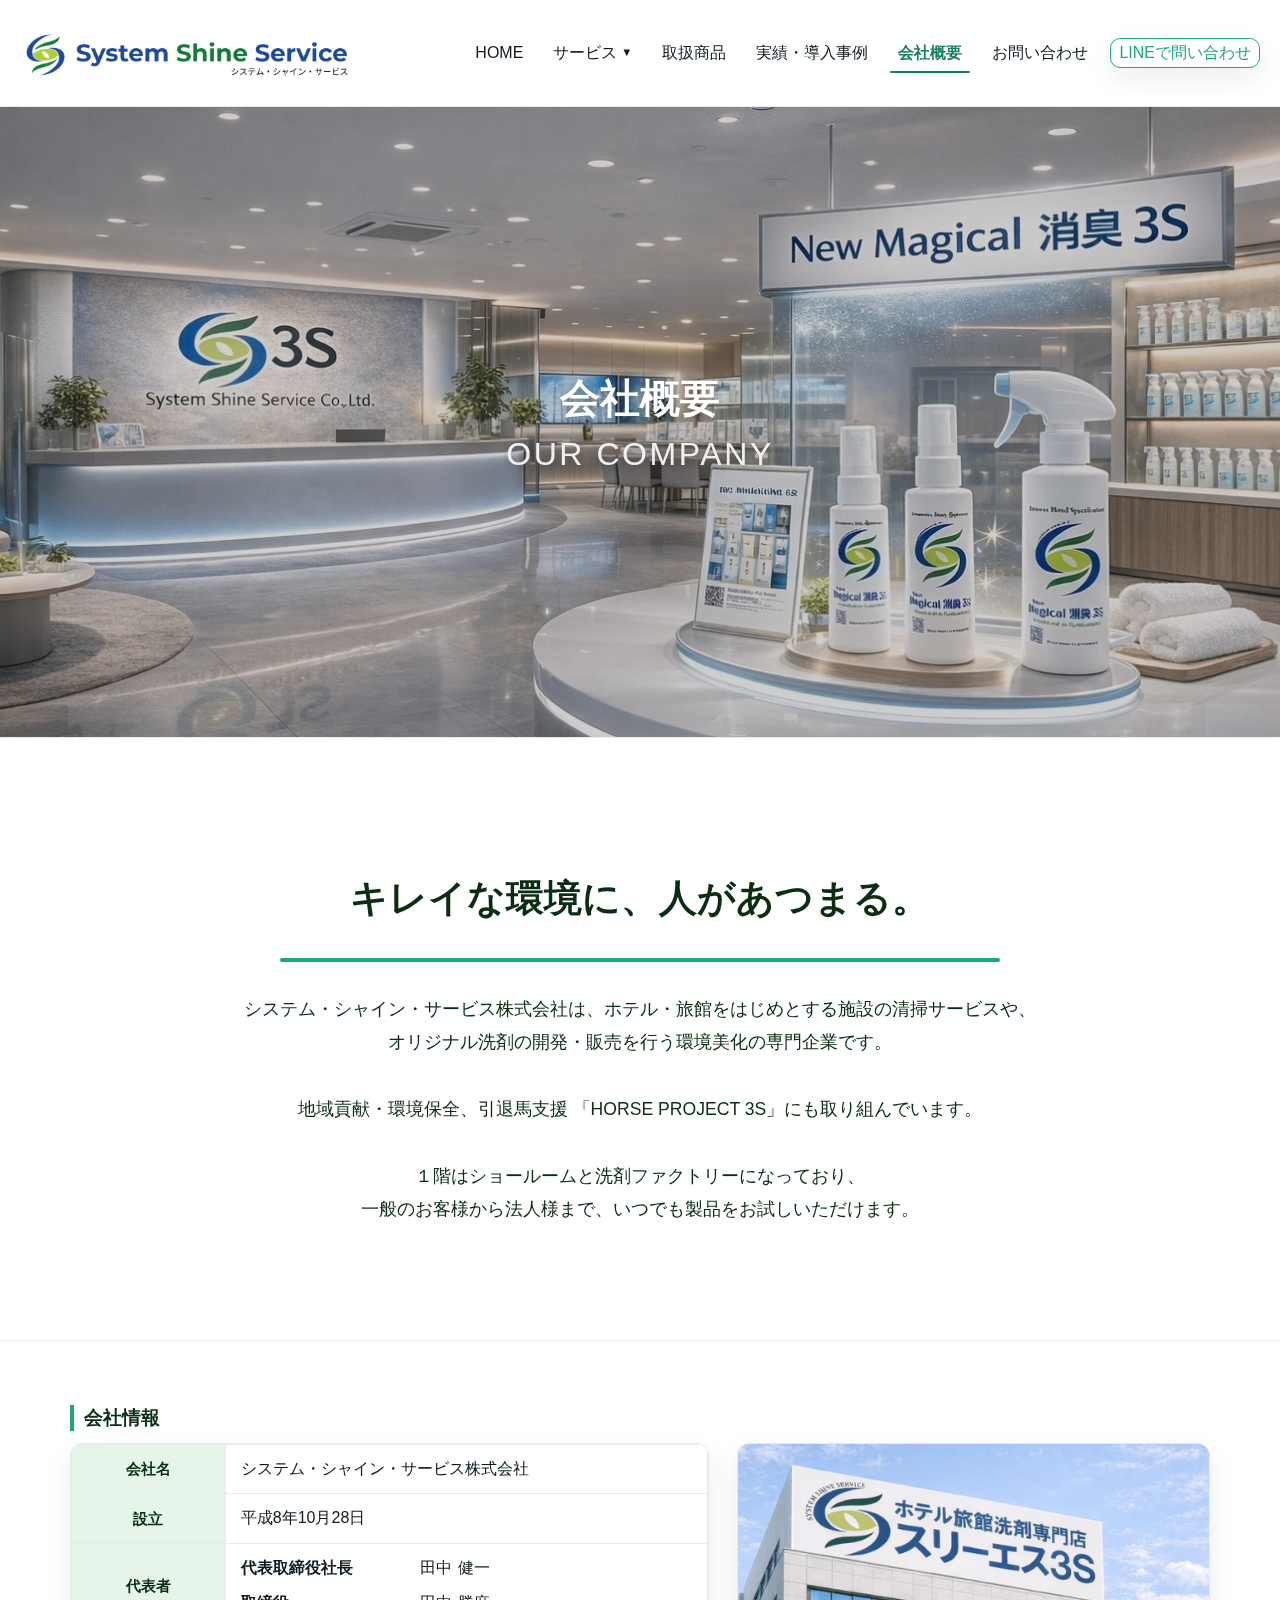
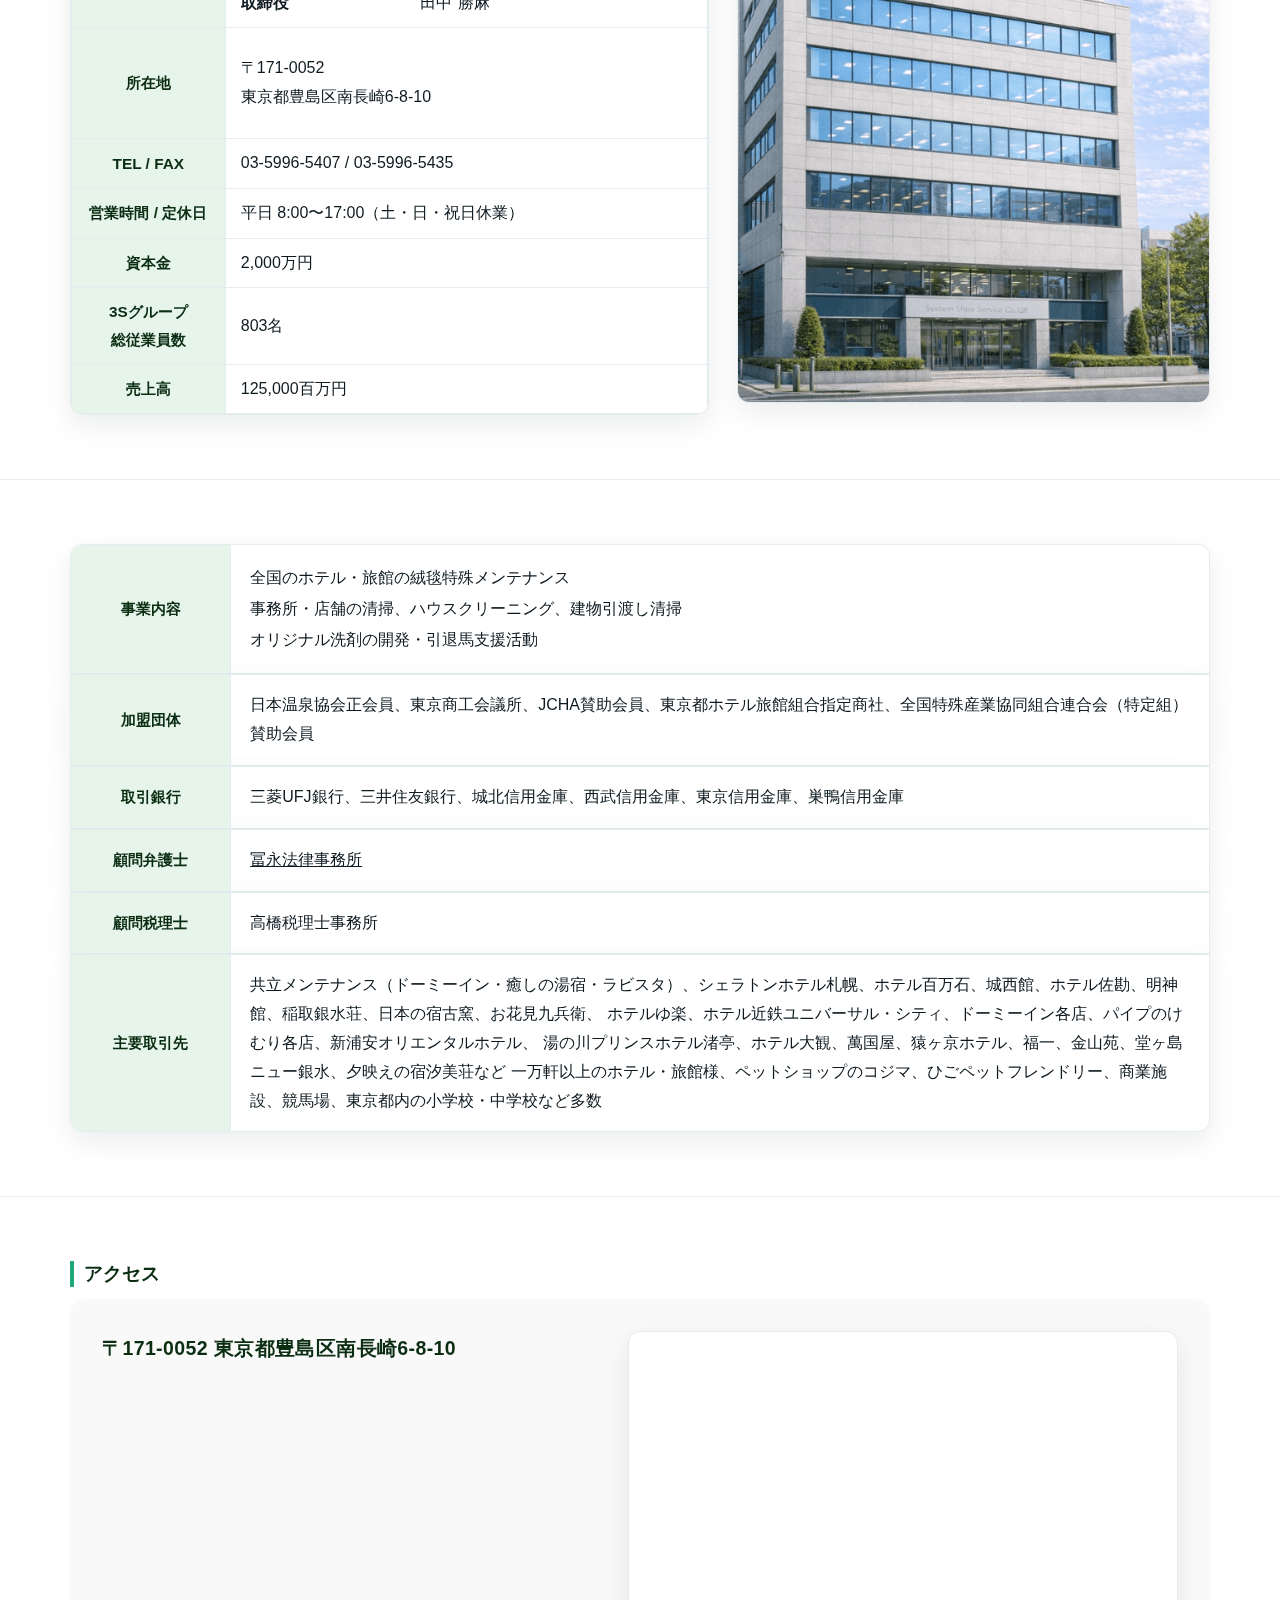
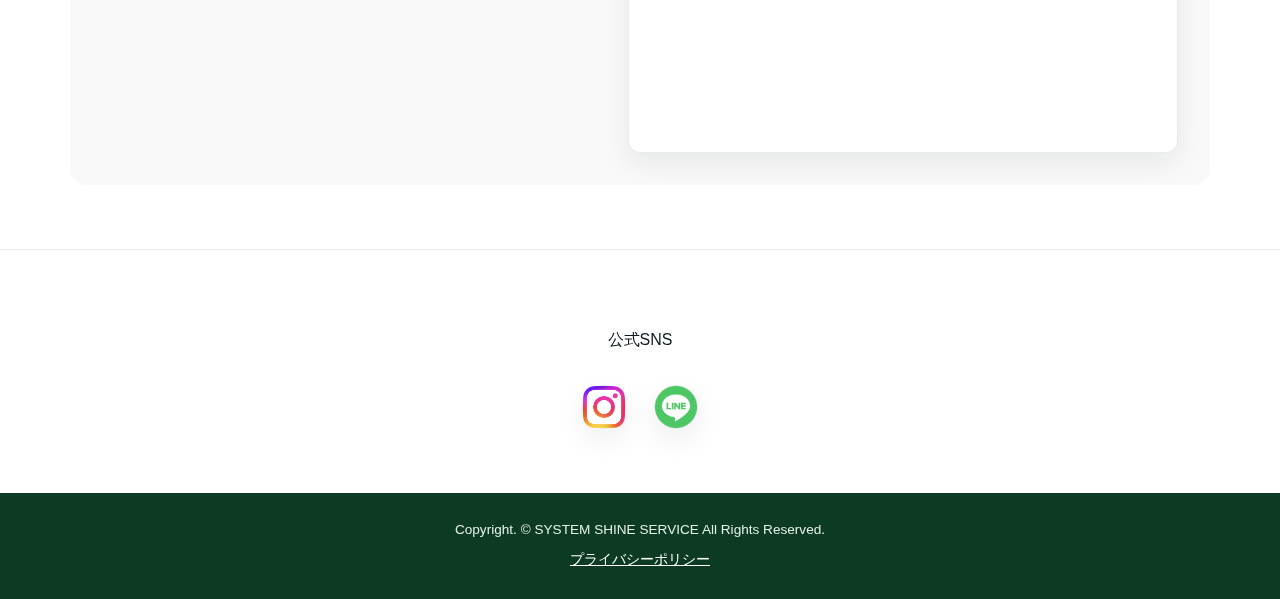
<file: company.html>
<!DOCTYPE html>
<html lang="ja">

<head>
  <meta charset="UTF-8">
  <meta name="viewport" content="width=device-width, initial-scale=1">
  <title>会社概要｜システム・シャイン・サービス株式会社</title>
  <meta name="description" content="会社情報・事業内容・加盟団体・取引銀行・顧問弁護士/税理士・主要取引先・アクセスのご案内。">
  <link rel="icon" type="image/png" sizes="32x32" href="img/favicon-32.png">
  <link rel="icon" type="image/png" sizes="16x16" href="img/favicon-16.png">
  <link rel="apple-touch-icon" sizes="180x180" href="img/favicon-180.png">
  <link rel="icon" type="image/png" sizes="512x512" href="img/favicon-512.png">
  <link rel="stylesheet" href="css/style.css">
</head>

<body class="page-company">

  <!-- ▼ 共通ヘッダー（index.html と同構造） -->
  <header>
    <div class="container nav">
      <a class="brand" href="./">
        <img src="img/logo_name.png?v=20251212" alt="3Sグループ本部 システムシャインサービス">

      </a>
      <nav class="links" aria-label="メインナビゲーション">
        <a href="./">HOME</a>
        <div class="nav-item nav-item--services">
          <button type="button" class="nav-link nav-link--services">
            サービス<span class="nav-caret">▼</span>
          </button>
          <div class="nav-submenu">
            <a href="carpet.html">絨毯・カーペット清掃サービス</a>
            <a href="business.html">事業所向け清掃サービス</a>
          </div>
        </div>
        <a href="products.html">取扱商品</a>
        <a href="results.html">実績・導入事例</a>
        <!-- <a href="#">メディア掲載</a> -->
        <a href="company.html" class="is-active">会社概要</a>
        <a href="contact.html">お問い合わせ</a>
        <a class="btn ghost" href="https://line.me/ti/p/eijUnRbyH-">LINEで問い合わせ</a>
      </nav>
      <button id="hamburger" class="hamburger" aria-label="メニュー">
        <span></span>
      </button>
    </div>
    <div id="drawer" class="drawer" aria-hidden="true">
      <a href="./">HOME</a>
      <span class="drawer-label">サービス</span>
      <a class="drawer-sub" href="business.html">事業所向け清掃サービス</a>
      <a class="drawer-sub" href="carpet.html">絨毯・カーペット清掃サービス</a>

      <a href="products.html">取扱商品</a>
      <a href="results.html">実績・導入事例</a>
      <!-- <a href="#">メディア掲載</a> -->
      <a href="company.html" class="is-active">会社概要</a>
       <a href="contact.html">お問い合わせ</a>
      <a class="btn ghost" href="https://line.me/ti/p/eijUnRbyH-">LINEで問い合わせ</a>
    </div>
    <div id="overlay" class="overlay" aria-hidden="true"></div>
  </header>


  <main id="main">
    <!-- Hero -->
    <section class="hero hero-sub">
      <div class="container">
        <h1 class="page-title">会社概要<span class="sub">OUR COMPANY</span></h1>
      </div>
    </section>

    <!-- リード -->
    <section class="section">
      <div class="container slim">
        <h2 class="lead-catch">キレイな環境に、人があつまる。</h2>
        <p class="lead-txt">
          システム・シャイン・サービス株式会社は、ホテル・旅館をはじめとする施設の清掃サービスや、
          <br>オリジナル洗剤の開発・販売を行う環境美化の専門企業です。
          <br><br>地域貢献・環境保全、引退馬支援
          「HORSE PROJECT 3S」にも取り組んでいます。
          <br><br>１階はショールームと洗剤ファクトリーになっており、<br>一般のお客様から法人様まで、いつでも製品をお試しいただけます。
        </p>
      </div>
    </section>

    <!-- 会社情報：表＋外観写真 -->

    <section class="section">
      <div class="container">

        <h3 class="hd section-hd">会社情報</h3>
        <div class="company-info">
          <div class="company-card no-label">
            <table class="table info">

              <tbody>
                <tr>
                  <th>会社名</th>
                  <td>システム・シャイン・サービス株式会社</td>
                </tr>
                <tr>
                  <th>設立</th>
                  <td>平成8年10月28日</td>
                </tr>
                <tr>
                  <th>代表者</th>
                  <td>
                    <dl class="rep-list">
                      <dt>代表取締役社長</dt>
                      <dd class="jp-name">田中<span class="name-sep"></span>健一</dd>
                      <dt>取締役</dt>
                      <dd class="jp-name">田中<span class="name-sep"></span>勝麻</dd>
                    </dl>
                  </td>
                </tr>
                <tr>
                  <th>所在地</th>
                  <td>
                    <dl>
                      <dt>〒171-0052</dt>
                      <dt>東京都豊島区南長崎6-8-10</dt>
                    </dl>
                  </td>
                </tr>
                <tr>
                  <th>TEL / FAX</th>
                  <td>03-5996-5407 / 03-5996-5435</td>
                </tr>
                 <tr>
                  <th>営業時間 / 定休日</th>
                  <td>平日 8:00〜17:00（土・日・祝日休業）</td>
                </tr>
                <tr>
                  <th>資本金</th>
                  <td>2,000万円</td>
                </tr>
                <tr>
                  <th>3Sグループ<br>総従業員数</th>
                  <td>803名</td>
                </tr>
                <tr>
                  <th>売上高</th>
                  <td>125,000百万円</td>
                </tr>
              </tbody>

            </table>
          </div>

          <figure class="photo">
            <img src="img/news_campany.png" alt="本社外観" loading="lazy" width="900" height="1200">
          </figure>
        </div>
      </div>
    </section>


    <!-- セクション群 -->
    <section class="section">
      <div class="container">
        <div class="stack">
          <div class="card">
            <h3 class="hd">事業内容</h3>
            <ul class="list">
              <li>全国のホテル・旅館の絨毯特殊メンテナンス</li>
              <li>事務所・店舗の清掃、ハウスクリーニング、建物引渡し清掃</li>
              <li>オリジナル洗剤の開発・引退馬支援活動</li>
            </ul>
          </div>

          <div class="card">
            <h3 class="hd">加盟団体</h3>
            <p>日本温泉協会正会員、東京商工会議所、JCHA賛助会員、東京都ホテル旅館組合指定商社、全国特殊産業協同組合連合会（特定組）賛助会員</p>
          </div>

          <div class="card">
            <h3 class="hd">取引銀行</h3>
            <p>三菱UFJ銀行、三井住友銀行、城北信用金庫、西武信用金庫、東京信用金庫、巣鴨信用金庫</p>
          </div>

          <div class="card">
            <h3 class="hd">顧問弁護士</h3>
            <p><a href="http://www.t-lawoffice.com/" target="_blank" rel="noopener">冨永法律事務所</a></p>
          </div>

          <div class="card">
            <h3 class="hd">顧問税理士</h3>
            <p>高橋税理士事務所</p>
          </div>

          <div class="card">
            <h3 class="hd">主要取引先</h3>
            <p>共立メンテナンス（ドーミーイン・癒しの湯宿・ラビスタ）、シェラトンホテル札幌、ホテル百万石、城西館、ホテル佐勘、明神館、稲取銀水荘、日本の宿古窯、お花見九兵衛、
              ホテルゆ楽、ホテル近鉄ユニバーサル・シティ、ドーミーイン各店、パイプのけむり各店、新浦安オリエンタルホテル、
              湯の川プリンスホテル渚亭、ホテル大観、萬国屋、猿ヶ京ホテル、福一、金山苑、堂ヶ島ニュー銀水、夕映えの宿汐美荘など
              一万軒以上のホテル・旅館様、ペットショップのコジマ、ひごペットフレンドリー、商業施設、競馬場、東京都内の小学校・中学校など多数
            </p>
          </div>
        </div>
      </div>
    </section>

    <!-- アクセス -->
    <section class="section access">
      <div class="container">
        <h3 class="hd section-hd">アクセス</h3>
        <div class="grid-2">
          <address>
            <p>〒171-0052 東京都豊島区南長崎6-8-10</p>
          </address>
          <div class="card map">
            <iframe
              src="https://www.google.com/maps/embed?pb=!1m18!1m12!1m3!1d3238.8558206496955!2d139.67286808140994!3d35.729764256602394!2m3!1f0!2f0!3f0!3m2!1i1024!2i768!4f13.1!3m3!1m2!1s0x6018ed5bb820c92b%3A0x84fa1da5b861d0b8!2z44K344K544OG44Og772l44K344Oj44Kk44Oz772l44K144O844OT44K544ix!5e0!3m2!1sja!2sus!4v1758451514186!5m2!1sja!2sus"
              width="600" height="450" style="border:0;" allowfullscreen="" loading="lazy"
              referrerpolicy="no-referrer-when-downgrade"></iframe>
          </div>
        </div>
      </div>
    </section>


    <!-- ====== SNS ====== -->
    <section class="section">
      <div class="container">
        <p class="sns_text">公式SNS</p>
        <div class="sns" aria-label="公式SNS">
          <a href="https://www.instagram.com/hotelryokan3s_official/" target="_blank" rel="noopener noreferrer"
            aria-label="Instagram">
            <img src="img/instagram_logo.png" alt="">
          </a>
          <a href="https://line.me/ti/p/eijUnRbyH-" target="_blank" rel="noopener noreferrer" aria-label="LINE">
            <img src="img/line_logo.png" alt="">
          </a>
          <!-- <a href="https://www.facebook.com/systemshine" target="_blank" rel="noopener noreferrer"
                        aria-label="Facebook">
                        <img src="img/facebook_logo.png" alt="">
                    </a> -->
        </div>
      </div>
    </section>



  </main>

  <!-- ▼ フッター（index.html と同構造） -->
  <footer>
        <div class="container">
            <p>Copyright. © SYSTEM SHINE SERVICE All Rights Reserved.</p>
            <p><a href="privacy.html" aria-current="page">プライバシーポリシー</a></p>
        </div>
    </footer>


  <script src="js/site.js" defer></script>
</body>

</html>
</file>
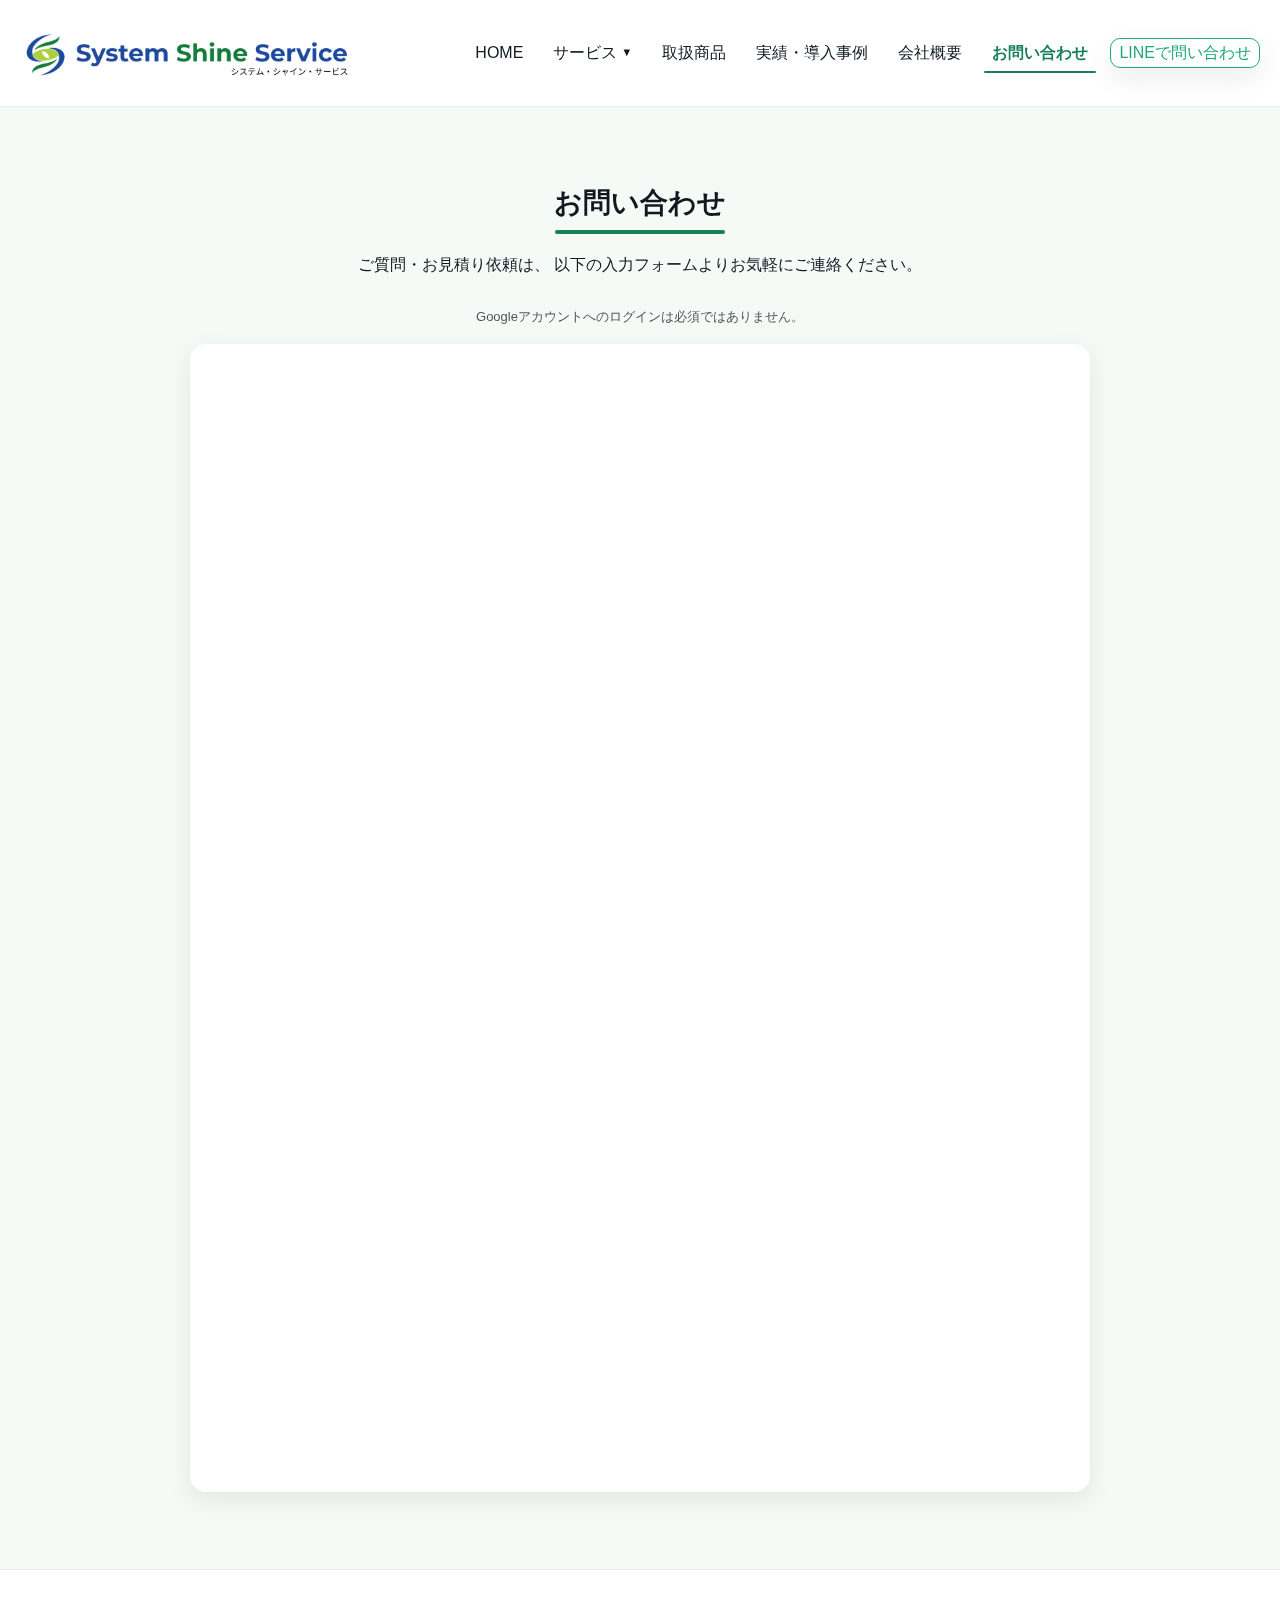
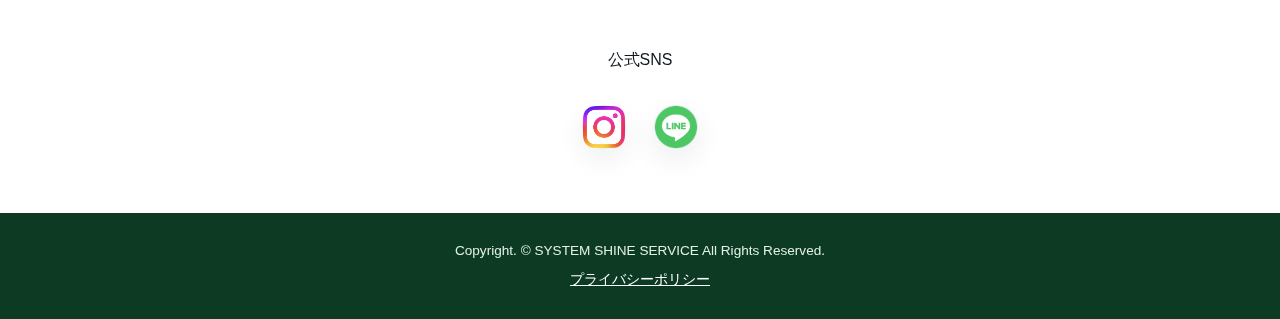
<file: contact.html>
<!DOCTYPE html>
<html lang="ja">

<head>
    <meta charset="utf-8">
    <title>お問い合わせ｜システム・シャイン・サービス株式会社</title>
    <meta name="viewport" content="width=device-width, initial-scale=1">
    <meta name="keywords"
        content="システム・シャイン・サービス,ホースプロジェクト,田中勝麻,馬主,引退馬支援活動,ホテル旅館洗剤専門店,スリース,3S,有吉ゼミ,テレビ,結露ブロッカー,床の洗浄剤,消臭スプレー,消臭剤,シミ取り,業務用,洗剤,イスクリーニング,ハウスクリーニング,清掃サービス,ホテル,旅館,全旅連協定商社">
    <meta name="description"
        content="システム・シャイン・サービス株式会社は創業28年の実績、安心の全旅連協定商社です。ホテル･旅館ご用達の消臭剤やシミ取り剤をご家庭でも。清掃サービス、絨毯メンテナンス等もお任せ下さい。">
    <link rel="icon" type="image/png" sizes="32x32" href="img/favicon-32.png">
    <link rel="icon" type="image/png" sizes="16x16" href="img/favicon-16.png">
    <link rel="apple-touch-icon" sizes="180x180" href="img/favicon-180.png">
    <link rel="icon" type="image/png" sizes="512x512" href="img/favicon-512.png">

    <link rel="stylesheet" href="css/style.css">
    <link rel="stylesheet" href="css/contact.css">


</head>

<body class="page-contact">

    <!-- ▼ 共通ヘッダー（index.html と同構造） -->
    <header>
        <div class="container nav">
            <a class="brand" href="./">
                <img src="img/logo_name.png?v=20251212" alt="3Sグループ本部 システムシャインサービス">

            </a>
            <nav class="links" aria-label="メインナビゲーション">
                <a href="./">HOME</a>
                <div class="nav-item nav-item--services">
                    <button type="button" class="nav-link nav-link--services">
                        サービス<span class="nav-caret">▼</span>
                    </button>
                    <div class="nav-submenu">
                        <a href="carpet.html">絨毯・カーペット清掃サービス</a>
                        <a href="business.html">事業所向け清掃サービス</a>
                    </div>
                </div>
                <a href="products.html">取扱商品</a>
                <a href="results.html">実績・導入事例</a>
                <!-- <a href="#">メディア掲載</a> -->
                <a href="company.html">会社概要</a>
                <a href="contact.html" class="is-active">お問い合わせ</a>
                <a class="btn ghost" href="https://line.me/ti/p/eijUnRbyH-">LINEで問い合わせ</a>
            </nav>
            <button id="hamburger" class="hamburger" aria-label="メニュー">
                <span></span>
            </button>
        </div>
        <div id="drawer" class="drawer" aria-hidden="true">
            <a href="./">HOME</a>
            <span class="drawer-label">サービス</span>
            <a class="drawer-sub" href="business.html">事業所向け清掃サービス</a>
            <a class="drawer-sub" href="carpet.html">絨毯・カーペット清掃サービス</a>

            <a href="products.html">取扱商品</a>
            <a href="results.html">実績・導入事例</a>
            <!-- <a href="#">メディア掲載</a> -->
            <a href="company.html">会社概要</a>

            <a href="contact.html" class="is-active">お問い合わせ</a>
            <a class="btn ghost" href="https://line.me/ti/p/eijUnRbyH-">LINEで問い合わせ</a>
        </div>
        <div id="overlay" class="overlay" aria-hidden="true"></div>
    </header>



    <main>

        <section class="contact">
            <div class="container">
                <h2>お問い合わせ</h2>
                <p class="lead">
                    ご質問・お見積り依頼は、
                    <br class="sp-only">
                    以下の入力フォームよりお気軽にご連絡ください。
                </p>
                <p class="note">Googleアカウントへのログインは必須ではありません。</p>


                <div class="form-wrapper">
                    <iframe
                        src="https://docs.google.com/forms/d/e/1FAIpQLSc4yBknnEEOOiy4mbEQTsHD7psMoqX1fsCIoWF_p7dZKQoaNg/viewform?embedded=true"
                        class="gform" loading="lazy" title="お問い合わせフォーム">
                        読み込んでいます…
                    </iframe>
                </div>
            </div>
        </section>

        <!-- ====== SNS ====== -->
        <section class="section">
            <div class="container">
                <p class="sns_text">公式SNS</p>
                <div class="sns" aria-label="公式SNS">
                    <a href="https://www.instagram.com/hotelryokan3s_official/" target="_blank"
                        rel="noopener noreferrer" aria-label="Instagram">
                        <img src="img/instagram_logo.png" alt="">
                    </a>
                    <a href="https://line.me/ti/p/eijUnRbyH-" target="_blank" rel="noopener noreferrer"
                        aria-label="LINE">
                        <img src="img/line_logo.png" alt="">
                    </a>
                    <!-- <a href="https://www.facebook.com/systemshine" target="_blank" rel="noopener noreferrer"
                                aria-label="Facebook">
                                <img src="img/facebook_logo.png" alt="">
                            </a> -->
                </div>
            </div>
        </section>
    </main>

  <!-- ▼ フッター（index.html と同構造） -->
    <footer>
        <div class="container">
            <p>Copyright. © SYSTEM SHINE SERVICE All Rights Reserved.</p>
            <p><a href="privacy.html" aria-current="page">プライバシーポリシー</a></p>
        </div>
    </footer>

    <script src="js/site.js" defer></script>
</body>

</html>
</file>
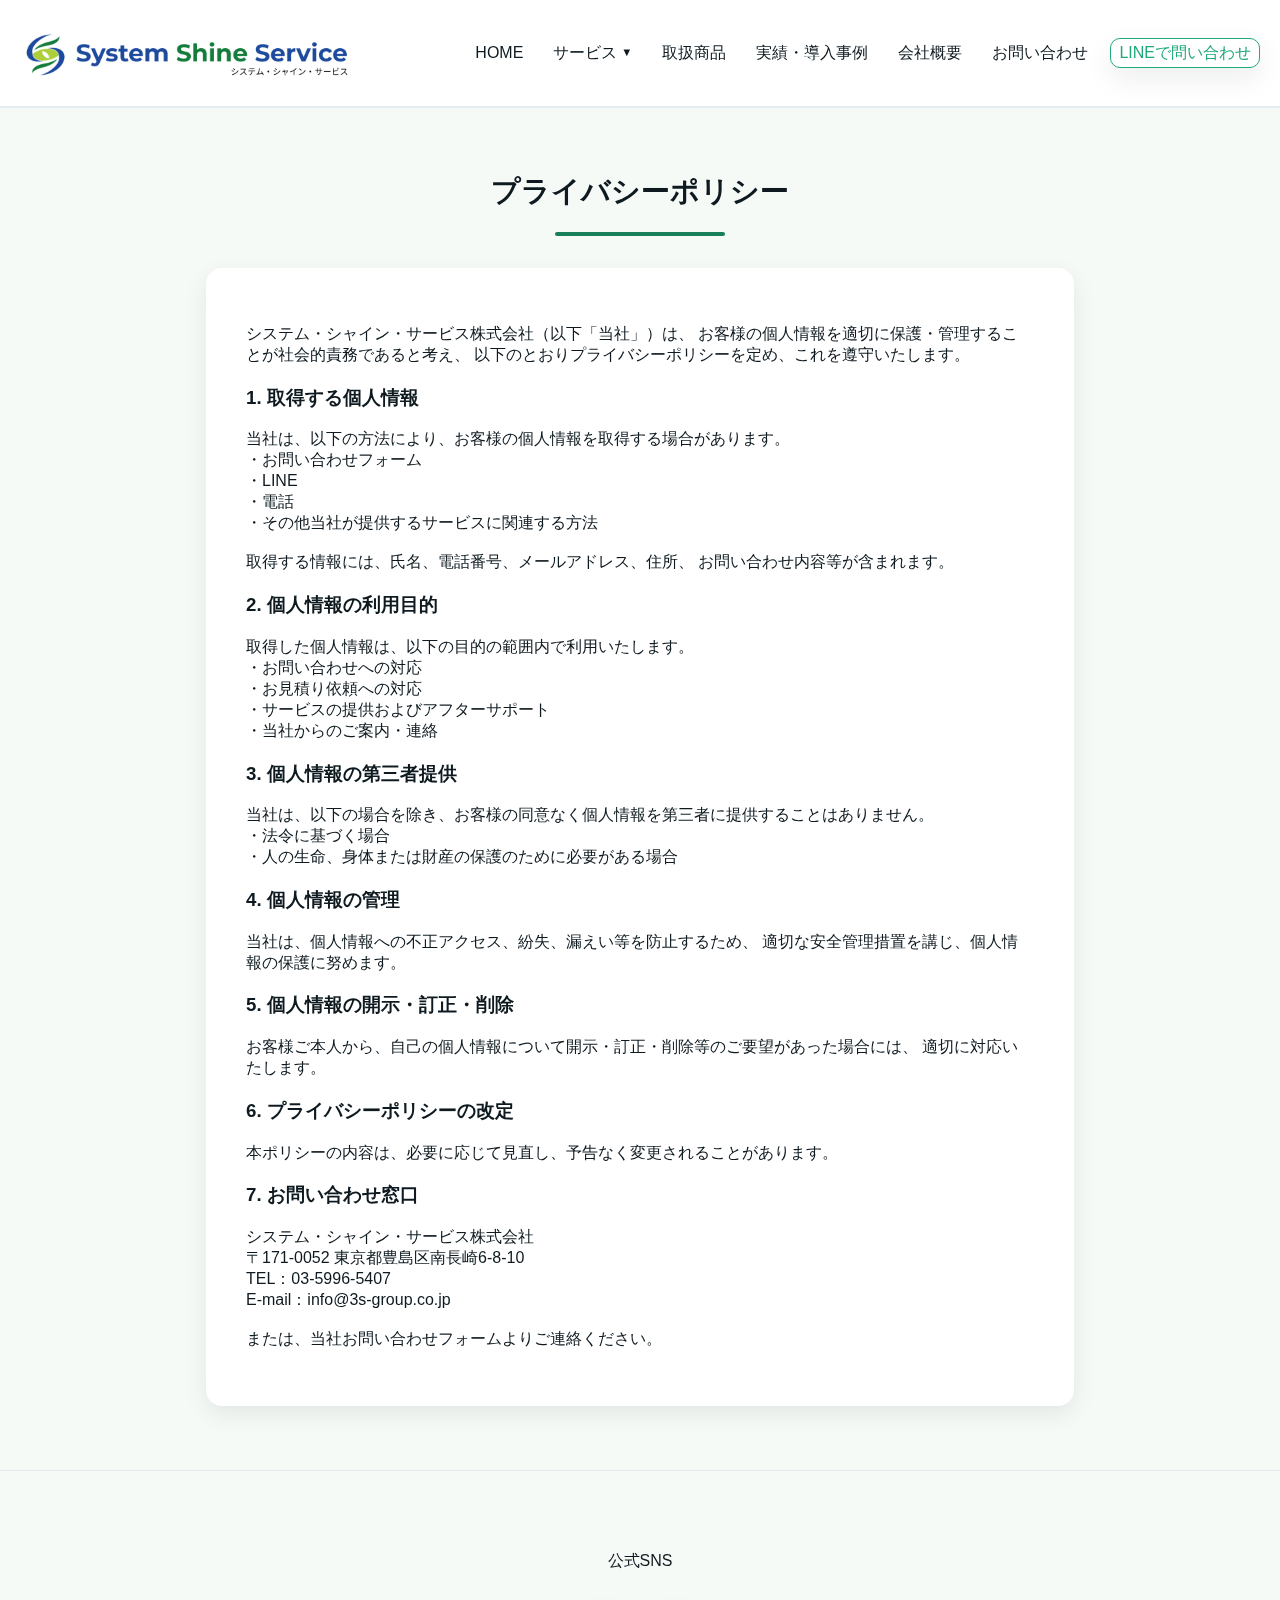
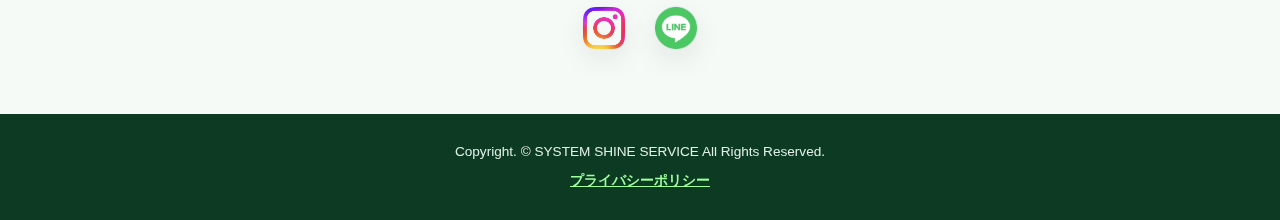
<file: privacy.html>
<!doctype html>
<html lang="ja">

<head>
    <meta charset="utf-8">
    <title>プライバシーポリシー｜システム・シャイン・サービス株式会社</title>
    <meta name="viewport" content="width=device-width, initial-scale=1">

    <meta name="description" content="システム・シャイン・サービス株式会社のプライバシーポリシー（個人情報の取扱い）について。">
    <link rel="icon" type="image/png" sizes="32x32" href="img/favicon-32.png">
    <link rel="icon" type="image/png" sizes="16x16" href="img/favicon-16.png">
    <link rel="apple-touch-icon" sizes="180x180" href="img/favicon-180.png">
    <link rel="icon" type="image/png" sizes="512x512" href="img/favicon-512.png">

    <link rel="stylesheet" href="css/style.css">

</head>

<body>
    <!-- ▼ 共通ヘッダー -->
    <header>
        <div class="container nav">
            <a class="brand" href="index.html#home">
                <img src="img/logo_name.png?v=20251212" alt="3Sグループ本部 システムシャインサービス">
            </a>

            <nav class="links" aria-label="メインナビゲーション">
                <a href="index.html#home">HOME</a>

                <div class="nav-item nav-item--services">
                    <button type="button" class="nav-link nav-link--services">
                        サービス<span class="nav-caret">▼</span>
                    </button>
                    <div class="nav-submenu">
                        <a href="carpet.html">絨毯・カーペット清掃サービス</a>
                        <a href="business.html">事業所向け清掃サービス</a>
                    </div>
                </div>

                <a href="products.html">取扱商品</a>
                <a href="results.html">実績・導入事例</a>
                <a href="company.html">会社概要</a>
                <a href="contact.html">お問い合わせ</a>
                <a class="btn ghost" href="https://line.me/ti/p/eijUnRbyH-">LINEで問い合わせ</a>
            </nav>

            <button id="hamburger" class="hamburger" aria-label="メニュー">
                <span></span>
            </button>
        </div>

        <div id="drawer" class="drawer" aria-hidden="true">
            <a href="index.html#home">HOME</a>
            <span class="drawer-label">サービス</span>
            <a class="drawer-sub" href="business.html">事業所向け清掃サービス</a>
            <a class="drawer-sub" href="carpet.html">絨毯・カーペット清掃サービス</a>

            <a href="products.html">取扱商品</a>
            <a href="results.html">実績・導入事例</a>
            <a href="company.html">会社概要</a>
            <a href="contact.html">お問い合わせ</a>
            <a class="btn ghost" href="https://line.me/ti/p/eijUnRbyH-">LINEで問い合わせ</a>
        </div>

        <div id="overlay" class="overlay" aria-hidden="true"></div>
    </header>

    <main class="page-privacy">

        <section class="section">
            <div class="privacy-container">

                <h2 class="privacy-title">プライバシーポリシー</h2>

                <div class="privacy-card">

                    <p>
                        システム・シャイン・サービス株式会社（以下「当社」）は、
                        お客様の個人情報を適切に保護・管理することが社会的責務であると考え、
                        以下のとおりプライバシーポリシーを定め、これを遵守いたします。
                    </p>

                    <h3>1. 取得する個人情報</h3>
                    <p>
                        当社は、以下の方法により、お客様の個人情報を取得する場合があります。<br>
                        ・お問い合わせフォーム<br>
                        ・LINE<br>
                        ・電話<br>
                        ・その他当社が提供するサービスに関連する方法<br><br>

                        取得する情報には、氏名、電話番号、メールアドレス、住所、
                        お問い合わせ内容等が含まれます。
                    </p>

                    <h3>2. 個人情報の利用目的</h3>
                    <p>
                        取得した個人情報は、以下の目的の範囲内で利用いたします。<br>
                        ・お問い合わせへの対応<br>
                        ・お見積り依頼への対応<br>
                        ・サービスの提供およびアフターサポート<br>
                        ・当社からのご案内・連絡
                    </p>

                    <h3>3. 個人情報の第三者提供</h3>
                    <p>
                        当社は、以下の場合を除き、お客様の同意なく個人情報を第三者に提供することはありません。<br>
                        ・法令に基づく場合<br>
                        ・人の生命、身体または財産の保護のために必要がある場合
                    </p>

                    <h3>4. 個人情報の管理</h3>
                    <p>
                        当社は、個人情報への不正アクセス、紛失、漏えい等を防止するため、
                        適切な安全管理措置を講じ、個人情報の保護に努めます。
                    </p>

                    <h3>5. 個人情報の開示・訂正・削除</h3>
                    <p>
                        お客様ご本人から、自己の個人情報について開示・訂正・削除等のご要望があった場合には、
                        適切に対応いたします。
                    </p>

                    <h3>6. プライバシーポリシーの改定</h3>
                    <p>
                        本ポリシーの内容は、必要に応じて見直し、予告なく変更されることがあります。
                    </p>

                    <h3>7. お問い合わせ窓口</h3>
                    <p>
                        システム・シャイン・サービス株式会社<br>
                        〒171-0052 東京都豊島区南長崎6-8-10<br>
                        TEL：03-5996-5407<br>
                        E-mail：info@3s-group.co.jp<br><br>
                        または、当社お問い合わせフォームよりご連絡ください。
                    </p>

                </div>

            </div>
        </section>

        <!-- ====== SNS ====== -->
        <section class="section">
            <div class="container">
                <p class="sns_text">公式SNS</p>
                <div class="sns" aria-label="公式SNS">
                    <a href="https://www.instagram.com/hotelryokan3s_official/" target="_blank"
                        rel="noopener noreferrer" aria-label="Instagram">
                        <img src="img/instagram_logo.png" alt="">
                    </a>
                    <a href="https://line.me/ti/p/eijUnRbyH-" target="_blank" rel="noopener noreferrer"
                        aria-label="LINE">
                        <img src="img/line_logo.png" alt="">
                    </a>
                    <!-- <a href="https://www.facebook.com/systemshine" target="_blank" rel="noopener noreferrer"
                        aria-label="Facebook">
                        <img src="img/facebook_logo.png" alt="">
                    </a> -->
                </div>
            </div>
        </section>

    </main>

    <!-- ▼ フッター（index.html と同構造） -->
    <footer>
        <div class="container">
            <p>Copyright. © SYSTEM SHINE SERVICE All Rights Reserved.</p>
            <p><a href="privacy.html" class="is-active" aria-current="page">
                    プライバシーポリシー
                </a></p>
        </div>
    </footer>

    <script src="js/site.js" defer></script>
</body>

</html>
</file>
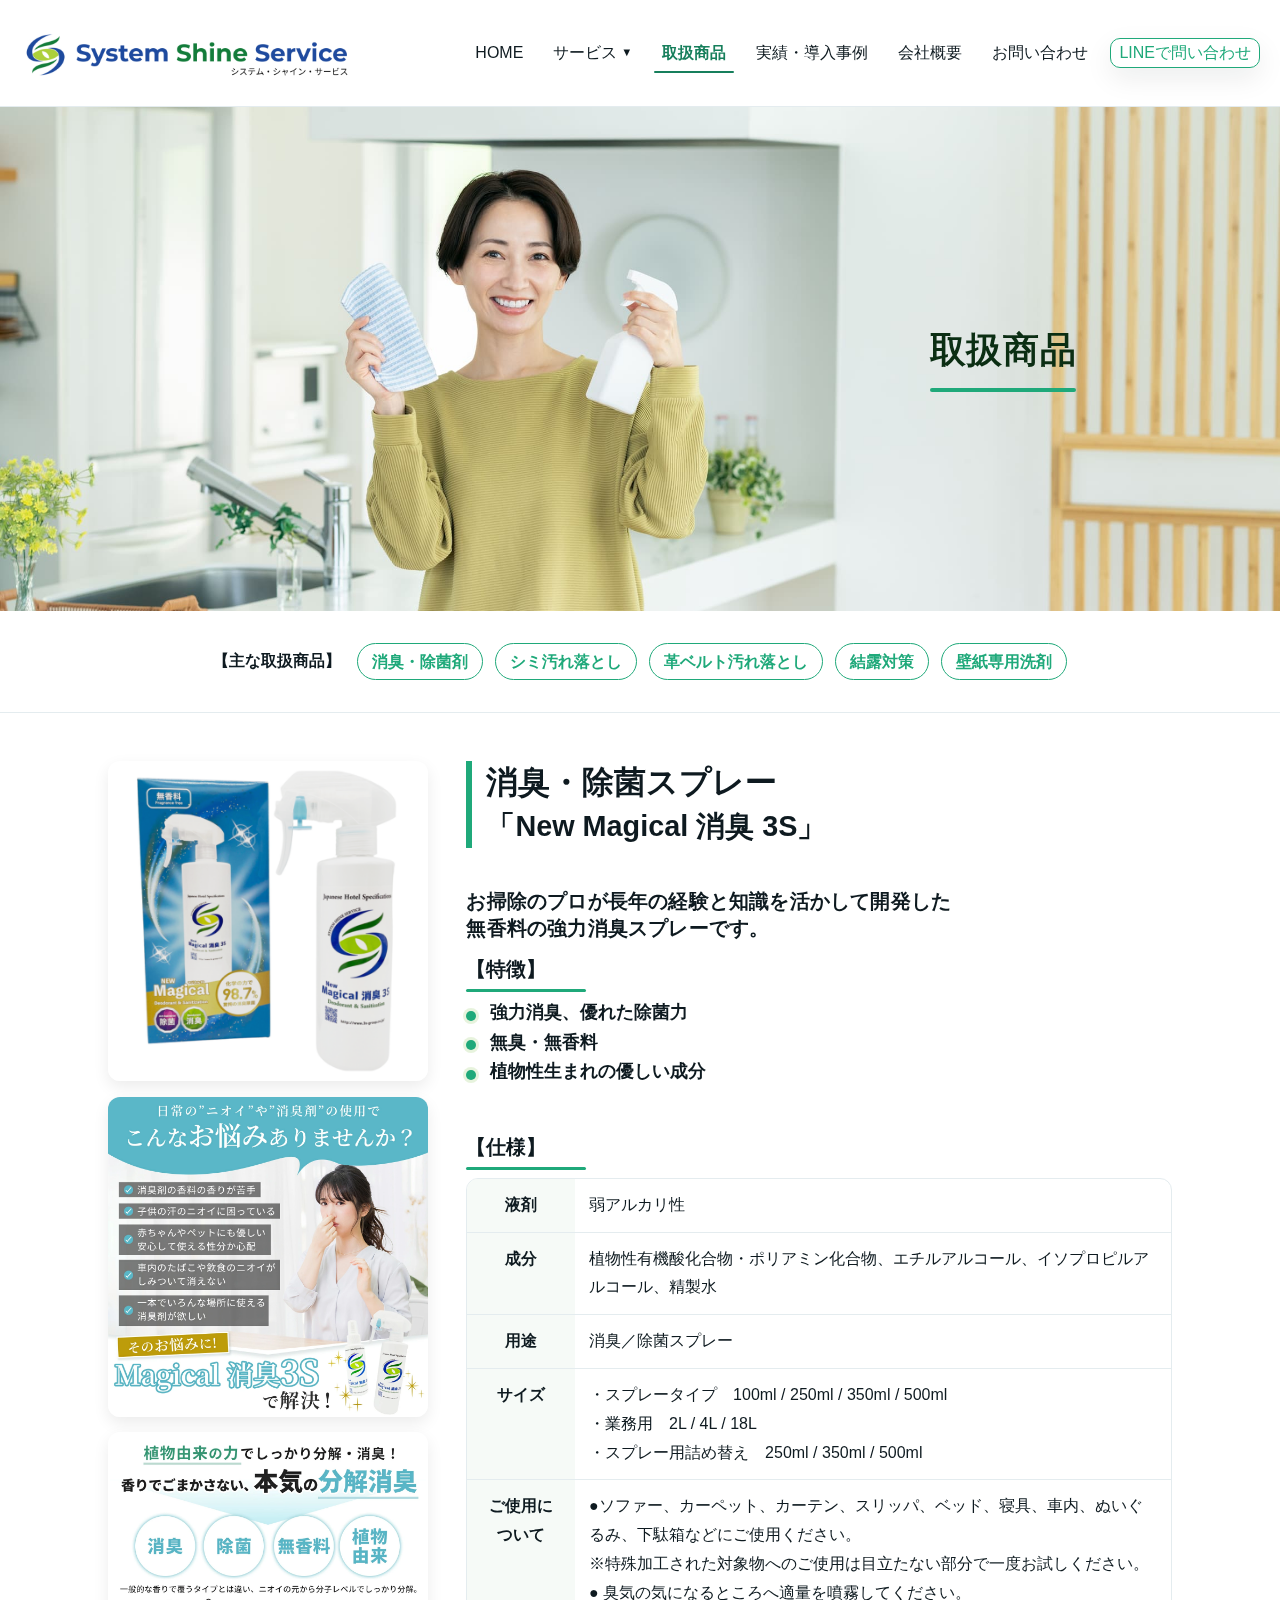
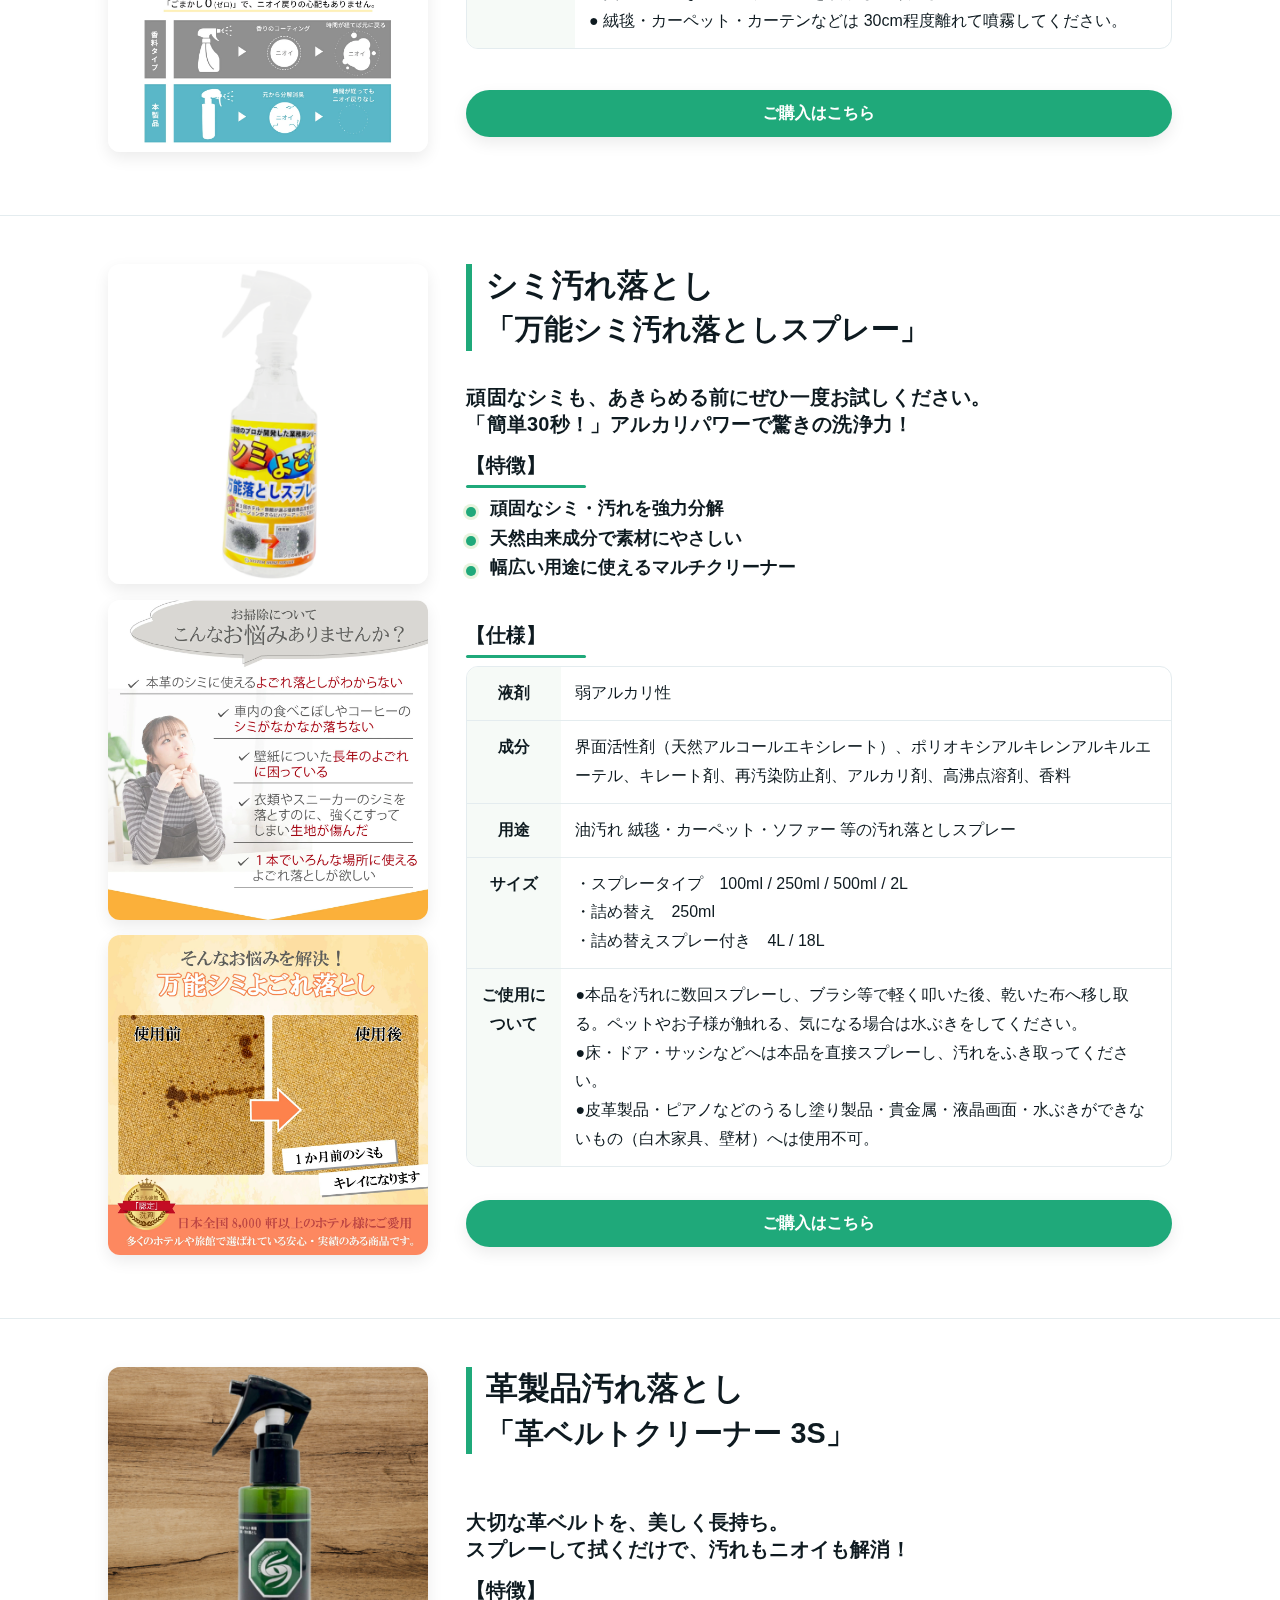
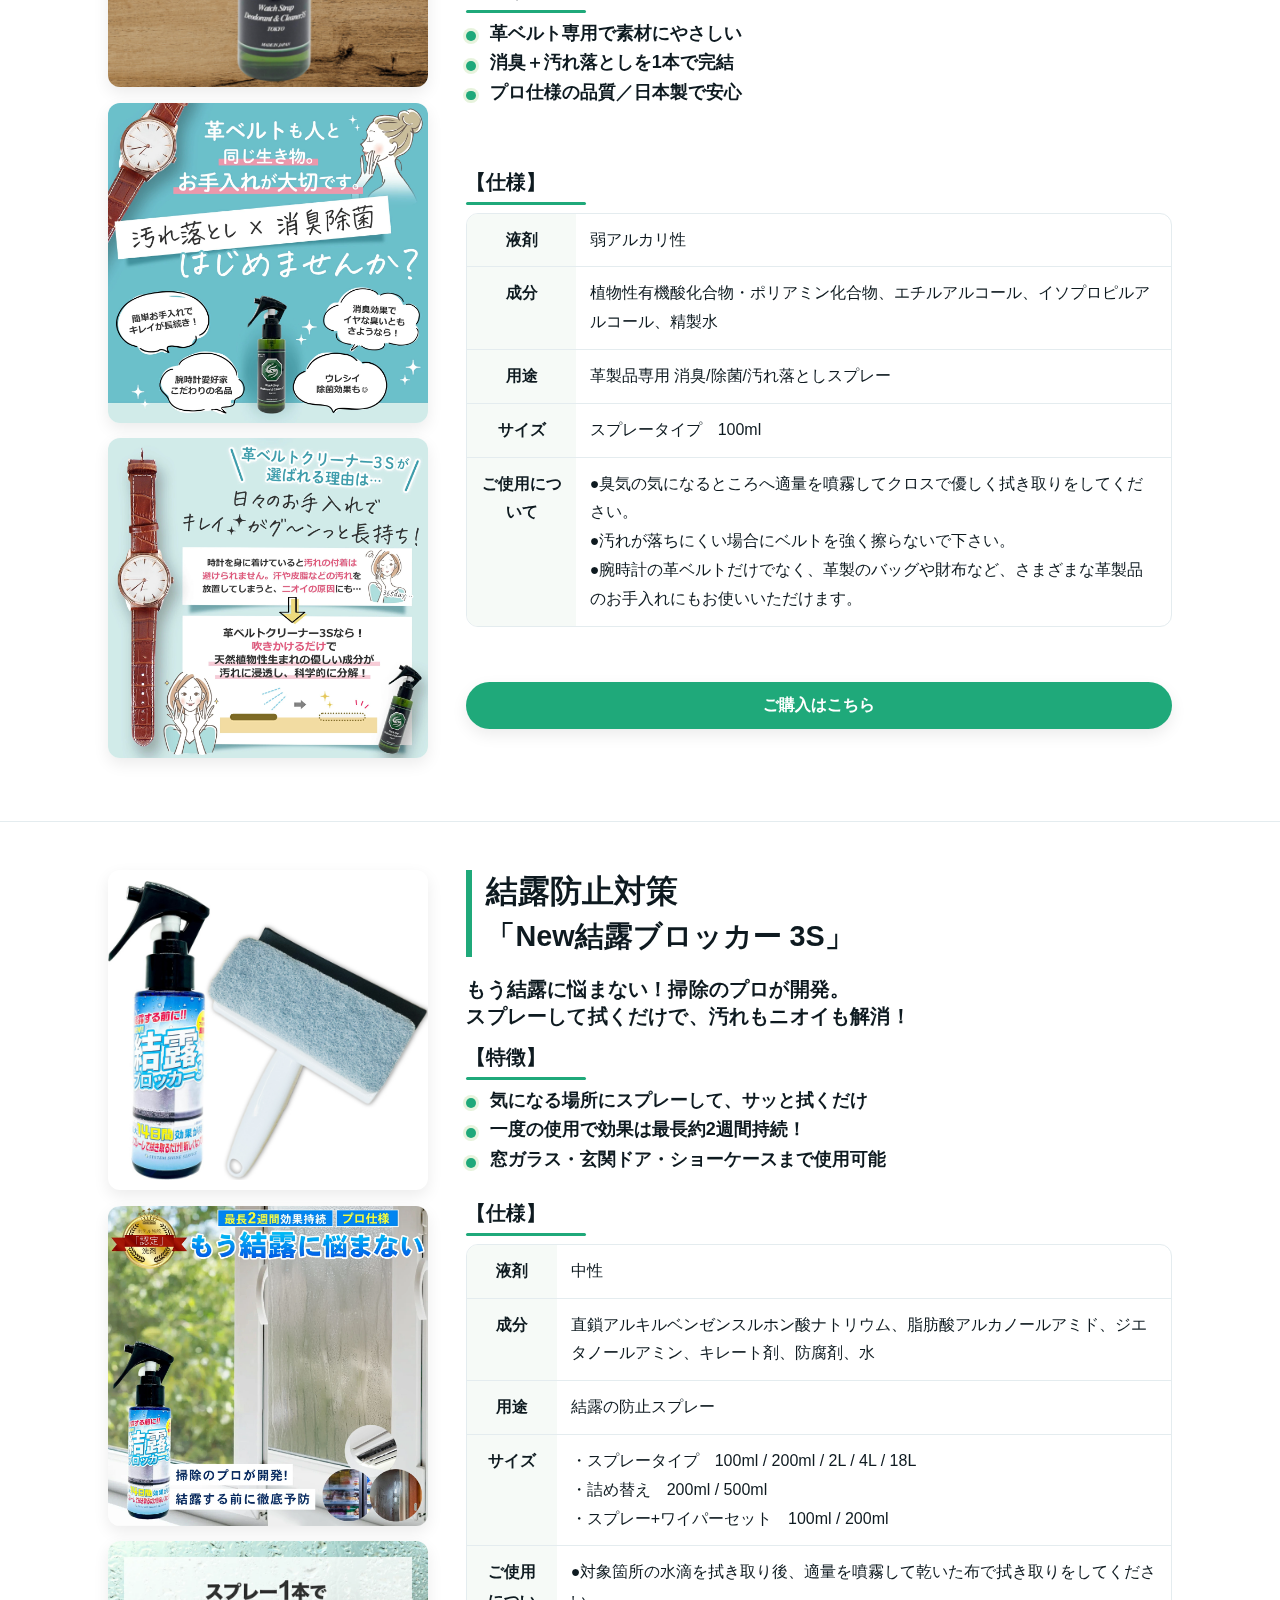
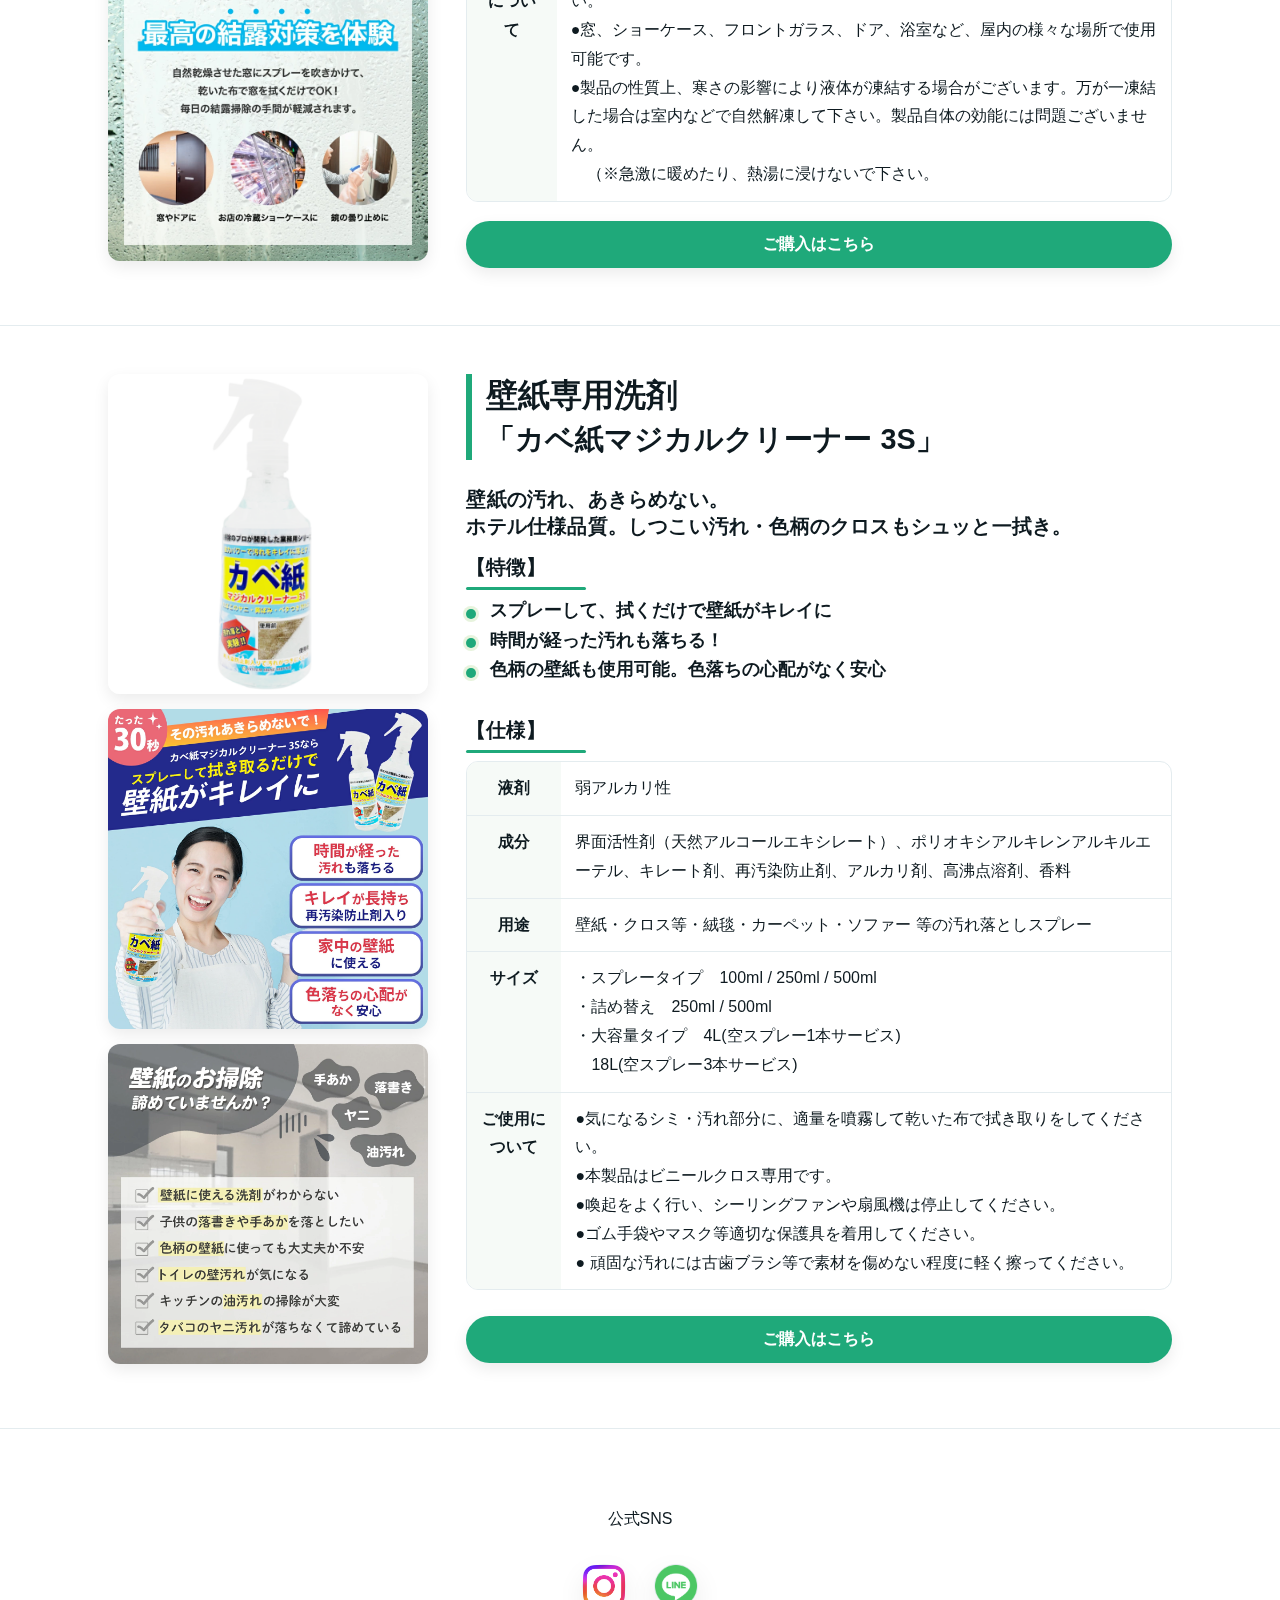
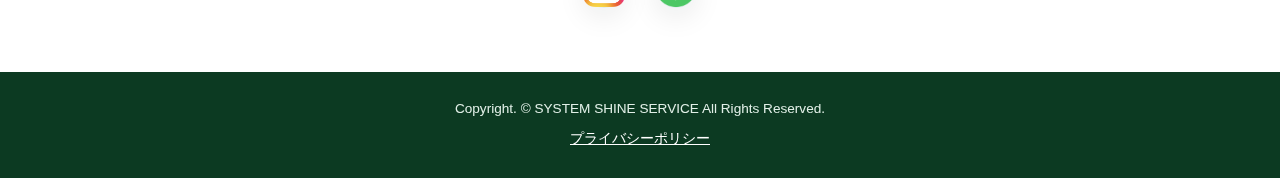
<file: products.html>
<!DOCTYPE html>
<html lang="ja">

<head>
  <meta charset="utf-8">
  <title>取扱商品｜システム・シャイン・サービス株式会社</title>
  <meta name="viewport" content="width=device-width, initial-scale=1">
  <meta name="keywords"
    content="システム・シャイン・サービス,ホースプロジェクト,田中勝麻,馬主,引退馬支援活動,ホテル旅館洗剤専門店,スリース,3S,有吉ゼミ,テレビ,結露ブロッカー,床の洗浄剤,消臭スプレー,消臭剤,シミ取り,業務用,洗剤,イスクリーニング,ハウスクリーニング,清掃サービス,ホテル,旅館,全旅連協定商社">
  <meta name="description"
    content="システム・シャイン・サービス株式会社は創業28年の実績、安心の全旅連協定商社です。ホテル･旅館ご用達の消臭剤やシミ取り剤をご家庭でも。清掃サービス、絨毯メンテナンス等もお任せ下さい。">
  <link rel="icon" type="image/png" sizes="32x32" href="img/favicon-32.png">
  <link rel="icon" type="image/png" sizes="16x16" href="img/favicon-16.png">
  <link rel="apple-touch-icon" sizes="180x180" href="img/favicon-180.png">
  <link rel="icon" type="image/png" sizes="512x512" href="img/favicon-512.png">

  <link rel="stylesheet" href="css/style.css">
</head>

<body class="page-products">

   <!-- ▼ 共通ヘッダー（index.html と同構造） -->
   <header>
        <div class="container nav">
            <a class="brand" href="./">
                <img src="img/logo_name.png?v=20251212" alt="3Sグループ本部 システムシャインサービス">

            </a>
            <nav class="links" aria-label="メインナビゲーション">
                <a href="./">HOME</a>
                <div class="nav-item nav-item--services">
                    <button type="button" class="nav-link nav-link--services">
                        サービス<span class="nav-caret">▼</span>
                    </button>
                    <div class="nav-submenu">
                        <a href="carpet.html">絨毯・カーペット清掃サービス</a>
                        <a href="business.html">事業所向け清掃サービス</a>
                    </div>
                </div>
                <a href="products.html" class="is-active">取扱商品</a>
                <a href="results.html">実績・導入事例</a>
                <!-- <a href="#">メディア掲載</a> -->
                <a href="company.html">会社概要</a>
                <a href="contact.html">お問い合わせ</a>
                <a class="btn ghost" href="https://line.me/ti/p/eijUnRbyH-">LINEで問い合わせ</a>
            </nav>
            <button id="hamburger" class="hamburger" aria-label="メニュー">
                <span></span>
            </button>
        </div>
        <div id="drawer" class="drawer" aria-hidden="true">
            <a href="./">HOME</a>
            <span class="drawer-label">サービス</span>
            <a class="drawer-sub" href="business.html">事業所向け清掃サービス</a>
            <a class="drawer-sub" href="carpet.html">絨毯・カーペット清掃サービス</a>
           <a href="products.html" class="is-active">取扱商品</a>
            <a href="results.html">実績・導入事例</a>
            <!-- <a href="#">メディア掲載</a> -->
            <a href="company.html">会社概要</a>

            <a href="contact.html">お問い合わせ</a>
            <a class="btn ghost" href="https://line.me/ti/p/eijUnRbyH-">LINEで問い合わせ</a>
        </div>
        <div id="overlay" class="overlay" aria-hidden="true"></div>
    </header>

  <main>

    <section class="hero hero-products hero-products--bg">
      <div class="container hero-products__inner">
        <div class="hero-products__text">
          <div class="hero-products__heading">
            <h1 class="hero-products__title">取扱商品</h1>
          </div>
        </div>
      </div>
    </section>

    <!-- 目次（任意） -->
    <section class="pd" aria-label="商品内ナビ">
      <p class="cta">
        <span class="cta-label">【主な取扱商品】</span>
        <a class="btn ghost" href="#magical">消臭・除菌剤</a>
        <a class="btn ghost" href="#stain">シミ汚れ落とし</a>
        <a class="btn ghost" href="#leather">革ベルト汚れ落とし</a>
        <a class="btn ghost" href="#condensation">結露対策</a>
        <a class="btn ghost" href="#wall">壁紙専用洗剤</a>
      </p>
    </section>


    <!-- ====== 1. 消臭・除菌スプレー ====== -->
    <section id="magical" class="product-section">
      <div class="product-wrap product-inner">
        <!-- 1) タイトル -->
        <h2 class="p-title">消臭・除菌スプレー<br><span>「New Magical 消臭 3S」</span></h2>
        <!-- 2) 特徴 -->
        <div class="p-features">
          <p>お掃除のプロが長年の経験と知識を活かして開発した<br>無香料の強力消臭スプレーです。</p>
          <h3>【特徴】</h3>
          <ul>
            <li>強力消臭、優れた除菌力</li>
            <li>無臭・無香料</li>
            <li>植物性生まれの優しい成分</li>
          </ul>
        </div>
        <!-- 3) 商品画像（1枚目） -->
        <div class="p-visuals">
          <figure class="p-main">
            <img src="img/product01.png" alt="New Magical 消臭 3S 本体">
          </figure>
          <div class="p-subimages p-subimages--pc">
            <figure><img src="img/products/magical01.webp" alt="仕様イメージ1"></figure>
            <figure><img src="img/products/magical02.webp" alt="仕様イメージ2"></figure>
          </div>
        </div>
        <!-- 4) 仕様 -->
        <div class="p-spec">
          <h3>【仕様】</h3>
          <table class="spec">
            <tr>
              <th>液剤</th>
              <td>弱アルカリ性</td>
            </tr>
            <tr>
              <th>成分</th>
              <td>植物性有機酸化合物・ポリアミン化合物、エチルアルコール、イソプロピルアルコール、精製水</td>
            </tr>
            <tr>
              <th>用途</th>
              <td>消臭／除菌スプレー</td>
            </tr>
            <tr>
              <th>サイズ</th>
              <td>・スプレータイプ　100ml / 250ml / 350ml / 500ml <br>
                ・業務用　2L / 4L / 18L <br>
                ・スプレー用詰め替え　250ml / 350ml / 500ml　</td>
            </tr>
            <tr>
              <th>ご使用について</th>
              <td>●ソファー、カーペット、カーテン、スリッパ、ベッド、寝具、車内、ぬいぐるみ、下駄箱などにご使用ください。<br>
                ※特殊加工された対象物へのご使用は目立たない部分で一度お試しください。<br>
                ● 臭気の気になるところへ適量を噴霧してください。<br>
                ● 絨毯・カーペット・カーテンなどは 30cm程度離れて噴霧してください。<br>
              </td>
            </tr>
          </table>
        </div>
        <!-- 5) 購入ボタン -->
        <div class="p-cta">
          <a href="https://item.rakuten.co.jp/3s-group/3s-newmagical/" class="btn">ご購入はこちら</a>
        </div>
        <!-- 6) 仕様イメージ 2枚-->
        <div class="p-subimages p-subimages--sp">
          <figure><img src="img/products/magical01.webp" alt="仕様イメージ1"></figure>
          <figure><img src="img/products/magical02.webp" alt="仕様イメージ2"></figure>
        </div>
      </div>
    </section>



    <!-- ====== 2. シミ汚れ落とし ====== -->
    <section id="stain" class="product-section">
      <div class="product-wrap product-inner">

        <h2 class="p-title">シミ汚れ落とし<br><span>「万能シミ汚れ落としスプレー」</span></h2>

        <div class="p-features">
          <p>頑固なシミも、あきらめる前にぜひ一度お試しください。<br>「簡単30秒！」アルカリパワーで驚きの洗浄力！</p>
          <h3>【特徴】</h3>
          <ul>
            <li>頑固なシミ・汚れを強力分解</li>
            <li>天然由来成分で素材にやさしい</li>
            <li>幅広い用途に使えるマルチクリーナー</li>
          </ul>
        </div>

        <div class="p-visuals">
          <figure class="p-main">
            <img src="img/product02.png" alt="New Super シミ取り 3S 本体">
          </figure>
          <div class="p-subimages p-subimages--pc">
            <figure><img src="img/products/stain01.webp" alt="仕様イメージ1"></figure>
            <figure><img src="img/products/stain02.webp" alt="仕様イメージ2"></figure>
          </div>
        </div>

        <div class="p-spec">
          <h3>【仕様】</h3>
          <table class="spec">
            <tr>
              <th>液剤</th>
              <td>弱アルカリ性</td>
            </tr>
            <tr>
              <th>成分</th>
              <td>界面活性剤（天然アルコールエキシレート）、ポリオキシアルキレンアルキルエーテル、キレート剤、再汚染防止剤、アルカリ剤、高沸点溶剤、香料</td>
            </tr>
            <tr>
              <th>用途</th>
              <td>油汚れ 絨毯・カーペット・ソファー 等の汚れ落としスプレー</td>
            </tr>
            <tr>
              <th>サイズ</th>
              <td>・スプレータイプ　100ml / 250ml / 500ml / 2L <br>
                ・詰め替え　250ml <br>
                ・詰め替えスプレー付き　4L / 18L </td>
            </tr>
            <tr>
              <th>ご使用について</th>
              <td>●本品を汚れに数回スプレーし、ブラシ等で軽く叩いた後、乾いた布へ移し取る。ペットやお子様が触れる、気になる場合は水ぶきをしてください。<br>
                ●床・ドア・サッシなどへは本品を直接スプレーし、汚れをふき取ってください。<br>
                ●皮革製品・ピアノなどのうるし塗り製品・貴金属・液晶画面・水ぶきができないもの（白木家具、壁材）へは使用不可。
              </td>
            </tr>
          </table>
        </div>

        <div class="p-cta">
          <a href="https://item.rakuten.co.jp/3s-group/3s-bannou/" class="btn">ご購入はこちら</a>
        </div>

        <div class="p-subimages p-subimages--sp">
          <figure><img src="img/products/stain01.webp" alt="仕様イメージ1"></figure>
          <figure><img src="img/products/stain02.webp" alt="仕様イメージ2"></figure>
        </div>
      </div>
    </section>


    <!-- ====== 3. 革ベルト汚れ落とし ====== -->
    <section id="leather" class="product-section">
      <div class="product-wrap product-inner">

        <h2 class="p-title">革製品汚れ落とし<br><span>「革ベルトクリーナー 3S」</span></h2>

        <div class="p-features">
          <p>大切な革ベルトを、美しく長持ち。<br>スプレーして拭くだけで、汚れもニオイも解消！</p>
          <h3>【特徴】</h3>
          <ul>
            <li>革ベルト専用で素材にやさしい</li>
            <li>消臭＋汚れ落としを1本で完結</li>
            <li>プロ仕様の品質／日本製で安心</li>
          </ul>
        </div>

        <div class="p-visuals">
          <figure class="p-main">
            <img src="img/product03.png" alt="革ベルトクリーナー 3S 本体">
          </figure>
          <div class="p-subimages p-subimages--pc">
            <figure><img src="img/products/leather01.webp" alt="仕様イメージ1"></figure>
            <figure><img src="img/products/leather02.webp" alt="仕様イメージ2"></figure>
          </div>
        </div>

        <div class="p-spec">
          <h3>【仕様】</h3>
          <table class="spec">
            <tr>
              <th>液剤</th>
              <td>弱アルカリ性</td>
            </tr>
            <tr>
              <th>成分</th>
              <td>植物性有機酸化合物・ポリアミン化合物、エチルアルコール、イソプロピルアルコール、精製水</td>
            </tr>
            <tr>
              <th>用途</th>
              <td>革製品専用 消臭/除菌/汚れ落としスプレー</td>
            </tr>
            <tr>
              <th>サイズ</th>
              <td>スプレータイプ　100ml </td>
            </tr>
            <tr>
              <th>ご使用について</th>
              <td>●臭気の気になるところへ適量を噴霧してクロスで優しく拭き取りをしてください。<br>
                ●汚れが落ちにくい場合にベルトを強く擦らないで下さい。<br>
                ●腕時計の革ベルトだけでなく、革製のバッグや財布など、さまざまな革製品のお手入れにもお使いいただけます。<br>
              </td>
            </tr>
          </table>
        </div>

        <div class="p-cta">
          <a href="https://item.rakuten.co.jp/3s-group/wck100/" class="btn">ご購入はこちら</a>
        </div>

        <div class="p-subimages p-subimages--sp">
          <figure><img src="img/products/leather01.webp" alt="仕様イメージ1"></figure>
          <figure><img src="img/products/leather02.webp" alt="仕様イメージ2"></figure>
        </div>
      </div>
    </section>


    <!-- ====== 4. 結露対策 ====== -->
    <section id="condensation" class="product-section">
      <div class="product-wrap product-inner">

        <h2 class="p-title">結露防止対策<br><span>「New結露ブロッカー 3S」</span></h2>

        <div class="p-features">
          <p>もう結露に悩まない！掃除のプロが開発。<br>
            スプレーして拭くだけで、汚れもニオイも解消！
          </p>
          <h3>【特徴】</h3>
          <ul>
            <li>気になる場所にスプレーして、サッと拭くだけ</li>
            <li>一度の使用で効果は最長約2週間持続！</li>
            <li>窓ガラス・玄関ドア・ショーケースまで使用可能</li>
          </ul>
        </div>

        <div class="p-visuals">
          <figure class="p-main">
            <img src="img/products/condensation.jpg" alt="結露ブロッカー 3S 本体">
          </figure>
          <div class="p-subimages p-subimages--pc">
            <figure><img src="img/products/condensation01.webp" alt="仕様イメージ1"></figure>
            <figure><img src="img/products/condensation02.webp" alt="仕様イメージ2"></figure>
          </div>
        </div>

        <div class="p-spec">
          <h3>【仕様】</h3>
          <table class="spec">
            <tr>
              <th>液剤</th>
              <td>中性</td>
            </tr>
            <tr>
              <th>成分</th>
              <td>直鎖アルキルベンゼンスルホン酸ナトリウム、脂肪酸アルカノールアミド、ジエタノールアミン、キレート剤、防腐剤、水</td>
            </tr>
            <tr>
              <th>用途</th>
              <td>結露の防止スプレー</td>
            </tr>
            <tr>
              <th>サイズ</th>
              <td>・スプレータイプ　100ml / 200ml / 2L / 4L / 18L <br>
                ・詰め替え　200ml / 500ml <br>
                ・スプレー+ワイパーセット　100ml / 200ml </td>
            </tr>
            <tr>
              <th>ご使用について</th>
              <td>●対象箇所の水滴を拭き取り後、適量を噴霧して乾いた布で拭き取りをしてください。<br>
                ●窓、ショーケース、フロントガラス、ドア、浴室など、屋内の様々な場所で使用可能です。<br>
                ●製品の性質上、寒さの影響により液体が凍結する場合がございます。万が一凍結した場合は室内などで自然解凍して下さい。製品自体の効能には問題ございません。<br>
                　（※急激に暖めたり、熱湯に浸けないで下さい。
              </td>
            </tr>
          </table>
        </div>

        <div class="p-cta">
          <a href="https://item.rakuten.co.jp/3s-group/3s-keturo2024/" class="btn">ご購入はこちら</a>
        </div>

        <div class="p-subimages p-subimages--sp">
          <figure><img src="img/products/condensation01.webp" alt="仕様イメージ1"></figure>
          <figure><img src="img/products/condensation02.webp" alt="仕様イメージ2"></figure>
        </div>
      </div>
    </section>


    <!-- ====== 5. 壁紙専用洗剤 ====== -->
    <section id="wall" class="product-section">
      <div class="product-wrap product-inner">

        <h2 class="p-title">壁紙専用洗剤<br><span>「カベ紙マジカルクリーナー 3S」</span></h2>

        <div class="p-features">
          <p>壁紙の汚れ、あきらめない。<br>
            ホテル仕様品質。しつこい汚れ・色柄のクロスもシュッと一拭き。</p>
          <h3>【特徴】</h3>
          <ul>
            <li>スプレーして、拭くだけで壁紙がキレイに</li>
            <li>時間が経った汚れも落ちる！</li>
            <li>色柄の壁紙も使用可能。色落ちの心配がなく安心</li>
          </ul>
        </div>

        <div class="p-visuals">
          <figure class="p-main">
            <img src="img/product05.png" alt="壁紙マジカルクリーナー 3S 本体">
          </figure>
          <div class="p-subimages p-subimages--pc">
            <figure><img src="img/products/wall01.webp" alt="仕様イメージ1"></figure>
            <figure><img src="img/products/wall02.webp" alt="仕様イメージ2"></figure>
          </div>
        </div>

        <div class="p-spec">
          <h3>【仕様】</h3>
          <table class="spec">
            <tr>
              <th>液剤</th>
              <td>弱アルカリ性</td>
            </tr>
            <tr>
              <th>成分</th>
              <td>界面活性剤（天然アルコールエキシレート）、ポリオキシアルキレンアルキルエーテル、キレート剤、再汚染防止剤、アルカリ剤、高沸点溶剤、香料</td>
            </tr>
            <tr>
              <th>用途</th>
              <td>壁紙・クロス等・絨毯・カーペット・ソファー 等の汚れ落としスプレー</td>
            </tr>
            <tr>
              <th>サイズ</th>
              <td>・スプレータイプ　100ml / 250ml / 500ml <br>
                ・詰め替え　250ml / 500ml <br>
                ・大容量タイプ　4L(空スプレー1本サービス)<br>　18L(空スプレー3本サービス) </td>
            </tr>
            <tr>
              <th>ご使用について</th>
              <td>●気になるシミ・汚れ部分に、適量を噴霧して乾いた布で拭き取りをしてください。<br>
                ●本製品はビニールクロス専用です。<br>
                ●喚起をよく行い、シーリングファンや扇風機は停止してください。<br>
                ●ゴム手袋やマスク等適切な保護具を着用してください。<br>
                ● 頑固な汚れには古歯ブラシ等で素材を傷めない程度に軽く擦ってください。
              </td>
            </tr>
          </table>
        </div>

        <div class="p-cta">
          <a href="https://item.rakuten.co.jp/3s-group/3s-kabegami/" class="btn">ご購入はこちら</a>
        </div>

        <div class="p-subimages p-subimages--sp">
          <figure><img src="img/products/wall01.webp" alt="仕様イメージ1"></figure>
          <figure><img src="img/products/wall02.webp" alt="仕様イメージ2"></figure>
        </div>
      </div>
    </section>

    <!-- ====== SNS ====== -->
    <section class="section">
      <div class="container">
        <p class="sns_text">公式SNS</p>
        <div class="sns" aria-label="公式SNS">
          <a href="https://www.instagram.com/hotelryokan3s_official/" target="_blank" rel="noopener noreferrer"
            aria-label="Instagram">
            <img src="img/instagram_logo.png" alt="">
          </a>
          <a href="https://line.me/ti/p/eijUnRbyH-" target="_blank" rel="noopener noreferrer" aria-label="LINE">
            <img src="img/line_logo.png" alt="">
          </a>
          <!-- <a href="https://www.facebook.com/systemshine" target="_blank" rel="noopener noreferrer"
                        aria-label="Facebook">
                        <img src="img/facebook_logo.png" alt="">
                    </a> -->
        </div>
      </div>
    </section>

  </main>

    <!-- ▼ フッター（index.html と同構造） -->
  <footer>
        <div class="container">
            <p>Copyright. © SYSTEM SHINE SERVICE All Rights Reserved.</p>
            <p><a href="privacy.html" aria-current="page">プライバシーポリシー</a></p>
        </div>
    </footer>

  <!-- 共通JS（ハンバーガー/ドロワー/リビール等） -->
  <script src="js/site.js" defer></script>
</body>

</html>
</file>
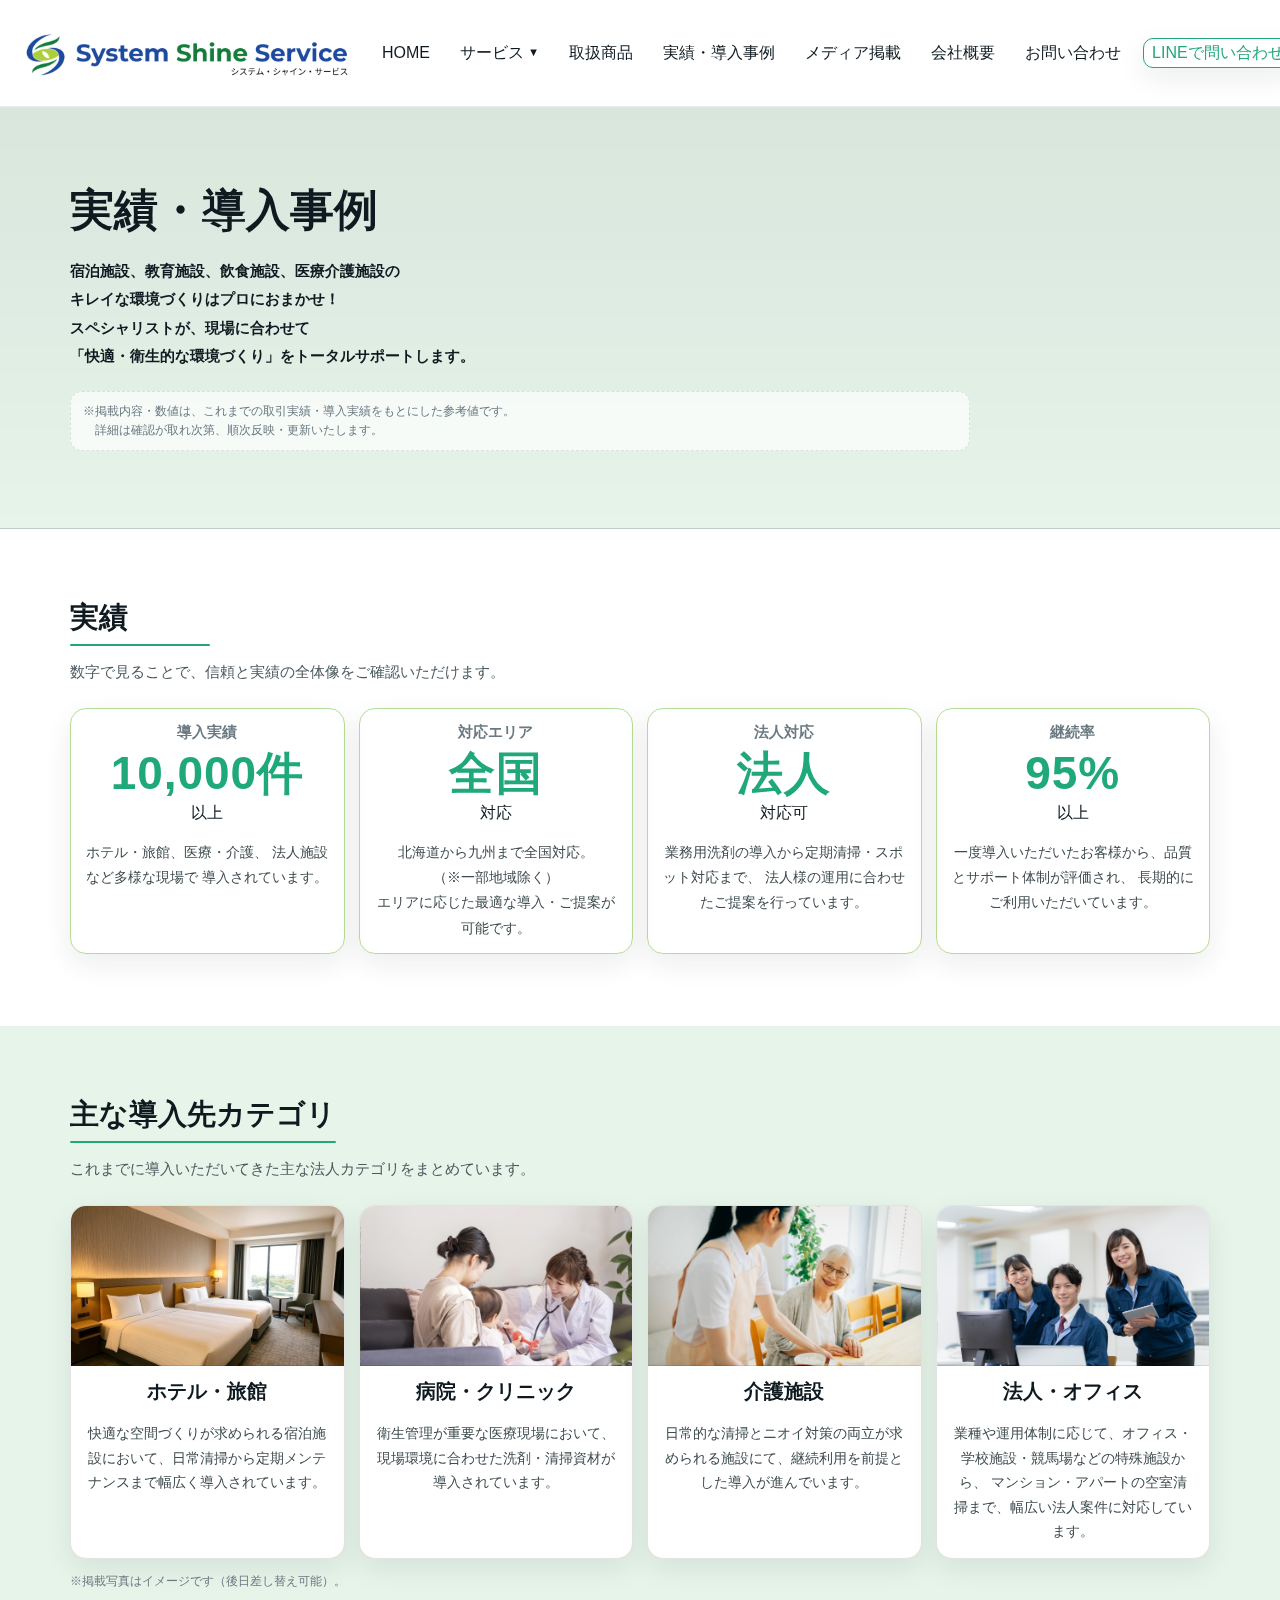
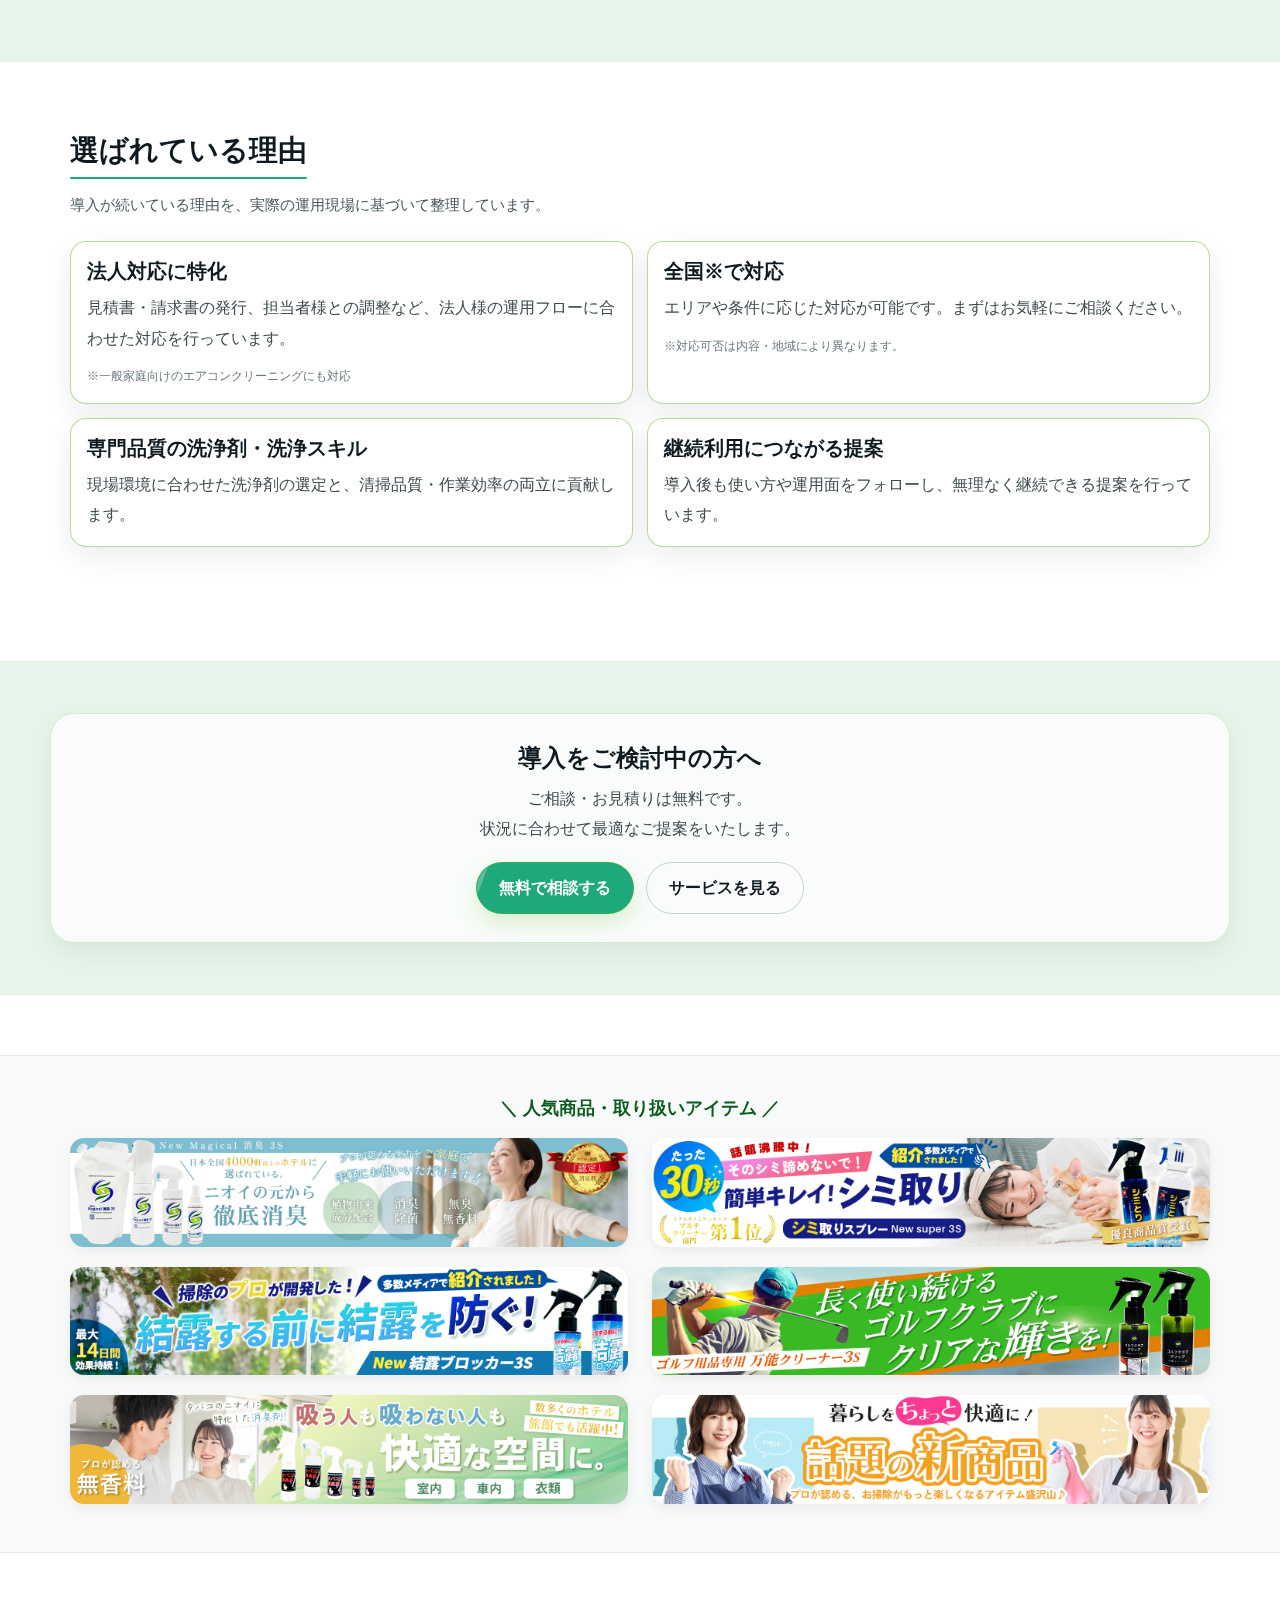
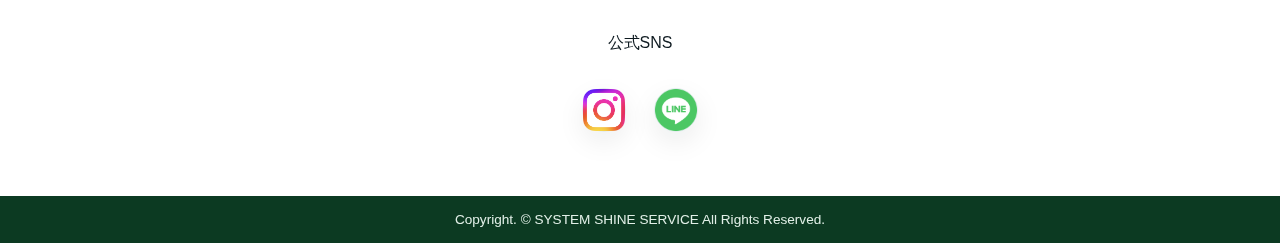
<file: results.html>
<!doctype html>
<html lang="ja">

<head>
    <meta charset="utf-8">
    <title>実績・導入事例｜システム・シャイン・サービス株式会社</title>
    <meta name="viewport" content="width=device-width, initial-scale=1">
    <meta name="keywords"
        content="システム・シャイン・サービス,ホースプロジェクト,田中勝麻,馬主,引退馬支援活動,ホテル旅館洗剤専門店,スリース,3S,有吉ゼミ,テレビ,結露ブロッカー,床の洗浄剤,消臭スプレー,消臭剤,シミ取り,業務用,洗剤,イスクリーニング,ハウスクリーニング,清掃サービス,ホテル,旅館,全旅連協定商社">
    <meta name="description"
        content="システム・シャイン・サービス株式会社は創業28年の実績、安心の全旅連協定商社です。ホテル･旅館ご用達の消臭剤やシミ取り剤をご家庭でも。清掃サービス、絨毯メンテナンス等もお任せ下さい。">
    <link rel="icon" type="image/png" sizes="32x32" href="img/favicon-32.png">
    <link rel="icon" type="image/png" sizes="16x16" href="img/favicon-16.png">
    <link rel="apple-touch-icon" sizes="180x180" href="img/favicon-180.png">
    <link rel="icon" type="image/png" sizes="512x512" href="img/favicon-512.png">

    <link rel="stylesheet" href="css/style.css">
    <link rel="stylesheet" href="css/results.css">
</head>

<body>

    <header>
        <div class="container nav">
            <a class="brand" href="index.html#home">
                <img src="img/logo_name.png?v=20251212" alt="3Sグループ本部 システムシャインサービス">

            </a>
            <nav class="links" aria-label="メインナビゲーション">
                <a href="index.html#home">HOME</a>
                <div class="nav-item nav-item--services">
                    <button type="button" class="nav-link nav-link--services">
                        サービス<span class="nav-caret">▼</span>
                    </button>
                    <div class="nav-submenu">
                        <a href="carpet.html">絨毯・カーペット清掃サービス</a>
                        <a href="business.html">事業所向け清掃サービス</a>
                    </div>
                </div>
                <a href="products.html">取扱商品</a>
                <a href="results.html">実績・導入事例</a>
                <a href="#">メディア掲載</a>
                <a href="company.html">会社概要</a>
                <a href="contact.html">お問い合わせ</a>
                <a class="btn ghost" href="https://line.me/ti/p/eijUnRbyH-">LINEで問い合わせ</a>
            </nav>
            <button id="hamburger" class="hamburger" aria-label="メニュー">
                <span></span>
            </button>
        </div>
        <div id="drawer" class="drawer" aria-hidden="true">
            <a href="index.html#home">HOME</a>
            <span class="drawer-label">サービス</span>
            <a class="drawer-sub" href="business.html">事業所向け清掃サービス</a>
            <a class="drawer-sub" href="carpet.html">絨毯・カーペット清掃サービス</a>

            <a href="products.html">取扱商品</a>
            <a href="results.html">実績・導入事例</a>
            <a href="#">メディア掲載</a>
            <a href="company.html">会社概要</a>

            <a href="contact.html">お問い合わせ</a>
            <a class="btn ghost" href="https://line.me/ti/p/eijUnRbyH-">LINEで問い合わせ</a>
        </div>
        <div id="overlay" class="overlay" aria-hidden="true"></div>
    </header>

    <main id="main" class="results">

        <!-- ====== Hero ====== -->
        <section class="r-hero" aria-labelledby="r-hero-title">
            <div class="r-container">
                <div class="r-hero__inner">
                    <!-- <p class="r-hero__eyebrow">Results / Case Studies</p> -->
                    <h1 class="r-hero__title" id="r-hero-title">実績・導入事例</h1>
                    <p class="r-hero__lead">
                        宿泊施設、教育施設、飲食施設、医療介護施設の<br>
                        キレイな環境づくりはプロにおまかせ！<br>
                        スペシャリストが、現場に合わせて<br>
                        「快適・衛生的な環境づくり」をトータルサポートします。
                    </p>

                    <div class="r-hero__note">
                        <p>※掲載内容・数値は、これまでの取引実績・導入実績をもとにした参考値です。<br>
                            　詳細は確認が取れ次第、順次反映・更新いたします。</p>
                    </div>
                </div>
            </div>
        </section>

        <!-- ====== KPI 実績 ====== -->
        <section class="r-section" aria-labelledby="kpi-title">
            <div class="r-container">
                <div class="r-section__head">
                    <h2 class="r-section__title" id="kpi-title">実績</h2>
                    <p class="r-section__desc">数字で見ることで、信頼と実績の全体像をご確認いただけます。</p>
                </div>

                <div class="r-kpiGrid" role="list">
                    <article class="r-kpiCard" role="listitem">
                        <p class="r-kpiCard__label">導入実績</p>
                        <p class="r-kpiCard__value">
                            <span class="r-kpiCard__num">10,000件</span>
                        </p>
                        <p class="r-kpiCard__unit">以上</p>
                        <p class="r-kpiCard__sub">ホテル・旅館、医療・介護、
                            法人施設など多様な現場で
                            導入されています。</p>
                    </article>

                    <article class="r-kpiCard" role="listitem">
                        <p class="r-kpiCard__label">対応エリア</p>
                        <p class="r-kpiCard__value">
                            <span class="r-kpiCard__num">全国</span>
                        </p>
                        <p class="r-kpiCard__unit">対応</p>
                        <p class="r-kpiCard__sub">北海道から九州まで全国対応。<br>（※一部地域除く）<br>
                            エリアに応じた最適な導入・ご提案が可能です。</p>
                    </article>

                    <article class="r-kpiCard" role="listitem">
                        <p class="r-kpiCard__label">法人対応</p>
                        <p class="r-kpiCard__value">
                            <span class="r-kpiCard__num">法人</span>
                        </p>
                        <p class="r-kpiCard__unit">対応可</p>
                        <p class="r-kpiCard__sub">業務用洗剤の導入から定期清掃・スポット対応まで、
                            法人様の運用に合わせたご提案を行っています。</p>
                    </article>

                    <article class="r-kpiCard" role="listitem">
                        <p class="r-kpiCard__label">継続率</p>
                        <p class="r-kpiCard__value">
                            <span class="r-kpiCard__num">95%</span>
                        </p>
                        <p class="r-kpiCard__unit">以上</p>
                        <p class="r-kpiCard__sub">一度導入いただいたお客様から、品質とサポート体制が評価され、
                            長期的にご利用いただいています。</p>
                    </article>
                </div>

                <!-- <div class="r-callout">
                    <p class="r-callout__title">ポイント</p>
                    <p class="r-callout__text">
                        数値の確定後は、KPIカード内の数字だけ差し替えればOKです（構成は固定で運用しやすいです）。
                    </p>
                </div> -->
            </div>
        </section>

        <!-- ====== Categories　主な法人先のカテゴリ ====== -->
        <section class="r-section r-section--alt" aria-labelledby="cat-title">
            <div class="r-container">
                <div class="r-section__head">
                    <h2 class="r-section__title" id="cat-title">主な導入先カテゴリ</h2>
                    <p class="r-section__desc">これまでに導入いただいてきた主な法人カテゴリをまとめています。</p>
                </div>

                <div class="r-catGrid" role="list">
                    <article class="r-catCard" role="listitem">
                        <div class="r-catCard__media r-cat--hotel" aria-hidden="true"></div>
                        <h3 class="r-catCard__title">ホテル・旅館</h3>
                        <p class="r-catCard__text">快適な空間づくりが求められる宿泊施設において、日常清掃から定期メンテナンスまで幅広く導入されています。</p>
                    </article>

                    <article class="r-catCard" role="listitem">
                        <div class="r-catCard__media r-cat--medical" aria-hidden="true"></div>
                        <h3 class="r-catCard__title">病院・クリニック</h3>
                        <p class="r-catCard__text">衛生管理が重要な医療現場において、現場環境に合わせた洗剤・清掃資材が導入されています。</p>
                    </article>

                    <article class="r-catCard" role="listitem">
                        <div class="r-catCard__media r-cat--care" aria-hidden="true"></div>
                        <h3 class="r-catCard__title">介護施設</h3>
                        <p class="r-catCard__text">日常的な清掃とニオイ対策の両立が求められる施設にて、継続利用を前提とした導入が進んでいます。</p>
                    </article>

                    <article class="r-catCard" role="listitem">
                        <div class="r-catCard__media r-cat--office" aria-hidden="true"></div>
                        <h3 class="r-catCard__title">法人・オフィス</h3>
                        <p class="r-catCard__text">業種や運用体制に応じて、オフィス・学校施設・競馬場などの特殊施設から、
                            マンション・アパートの空室清掃まで、幅広い法人案件に対応しています。</p>
                    </article>
                </div>

                <p class="r-mutedNote">※掲載写真はイメージです（後日差し替え可能）。</p>
            </div>
        </section>

        <!-- ====== Reasons 選ばれている理由====== -->
        <section class="r-section" aria-labelledby="reason-title">
            <div class="r-container">
                <div class="r-section__head">
                    <h2 class="r-section__title" id="reason-title">選ばれている理由</h2>
                    <p class="r-section__desc">導入が続いている理由を、実際の運用現場に基づいて整理しています。</p>
                </div>

                <div class="r-reasonGrid">
                    <article class="r-reasonCard">
                        <h3 class="r-reasonCard__title">法人対応に特化</h3>
                        <p class="r-reasonCard__text">見積書・請求書の発行、担当者様との調整など、法人様の運用フローに合わせた対応を行っています。</p>
                        <p class="r-reasonCard__note">※一般家庭向けのエアコンクリーニングにも対応</p>
                    </article>

                    <article class="r-reasonCard">
                        <h3 class="r-reasonCard__title">全国※で対応</h3>
                        <p class="r-reasonCard__text">エリアや条件に応じた対応が可能です。まずはお気軽にご相談ください。</p>
                        <p class="r-reasonCard__note">※対応可否は内容・地域により異なります。</p>
                    </article>

                    <article class="r-reasonCard">
                        <h3 class="r-reasonCard__title">専門品質の洗浄剤・洗浄スキル</h3>
                        <p class="r-reasonCard__text">現場環境に合わせた洗浄剤の選定と、清掃品質・作業効率の両立に貢献します。</p>
                    </article>

                    <article class="r-reasonCard">
                        <h3 class="r-reasonCard__title">継続利用につながる提案</h3>
                        <p class="r-reasonCard__text">導入後も使い方や運用面をフォローし、無理なく継続できる提案を行っています。</p>
                    </article>
                </div>

                <!-- <div class="r-disclaimer">
                    <p class="r-disclaimer__title">補足</p>
                    <ul class="r-disclaimer__list">
                        <li>※実績の詳細（施設名・写真など）は、許諾が取れたもののみ掲載します。</li>
                        <li>※内容や数値等は仮のため、確認後に更新します。</li>
                    </ul>
                </div> -->
            </div>
        </section>


        <!-- CTA：問い合わせ（Results専用） -->
        <section class="results-cta" aria-labelledby="results-cta-title">
            <div class="r-container">
                <h2 id="results-cta-title">導入をご検討中の方へ</h2>
                <p>ご相談・お見積りは無料です。<br>状況に合わせて最適なご提案をいたします。</p>

                <div class="results-cta__actions">
                    <a class="r-btn r-btn--cta"
                        href="contact.html">
                        無料で相談する
                    </a>


                    <a class="r-btn r-btn--ghost" href="business.html">
                        サービスを見る
                    </a>
                </div>
            </div>
        </section>



        <!-- ▼ 商品バナー（フッター直前に追加） -->
        <section class="section bnr-section">
            <h2 class="bnr-head">＼ 人気商品・取り扱いアイテム ／</h2>
            <div class="container bnr-grid">
                <!-- New Magical 消臭3S -->
                <a class="bnr-item"
                    href="https://item.rakuten.co.jp/3s-group/3s-newmagical/?l-id=shoptop_widget_in_shop_ranking&s-id=shoptop_in_shop_ranking"
                    target="_blank" rel="noopener">
                    <img src="./img/banner_01.jpeg" alt="ニオイの元から徹底消臭 New Magical 消臭3S" loading="lazy">
                </a>

                <!-- New super 3S シミ取りスプレー -->
                <a class="bnr-item"
                    href="https://item.rakuten.co.jp/3s-group/3s-shimitori_newsuper/?l-id=shoptop_widget_in_shop_ranking&s-id=shoptop_in_shop_ranking"
                    target="_blank" rel="noopener">
                    <img src="./img/banner_02.jpeg" alt="簡単キレイ！シミ取りスプレー New super 3S" loading="lazy">
                </a>


                <!-- New 結露ブロッカー3S -->
                <a class="bnr-item"
                    href="https://item.rakuten.co.jp/3s-group/3s-keturo2024/?l-id=shoptop_widget_in_shop_ranking&s-id=shoptop_in_shop_ranking"
                    target="_blank" rel="noopener">
                    <img src="./img/banner_03.jpeg" alt="結露する前に防ぐ New 結露ブロッカー3S" loading="lazy">
                </a>


                <!-- ゴルフクラブクリーナー3S -->
                <a class="bnr-item" href="https://item.rakuten.co.jp/3s-group/3s-golfgripcleaner/" target="_blank"
                    rel="noopener">
                    <img src="./img/banner_04.jpeg" alt="長く使い続けるゴルフクラブにクリアな輝きを ゴルフクラブクリーナー3S" loading="lazy">
                </a>

                <!-- タバコ消臭スプレー -->
                <a class="bnr-item" href="https://item.rakuten.co.jp/3s-group/c/0000000217/" target="_blank"
                    rel="noopener">
                    <img src="./img/banner_05.jpeg" alt="吸う人も吸わない人も快適空間 タバコ消臭スプレー" loading="lazy">
                </a>
                <!-- 新商品まとめバナー -->
                <a class="bnr-item" href="https://www.rakuten.co.jp/3s-group/" target="_blank" rel="noopener">
                    <img src="./img/banner_06.jpeg" alt="暮らしをちょっと快適に 話題の新商品" loading="lazy">
                </a>

            </div>
        </section>
        <!-- ▲ 商品バナーここまで -->


        <!-- ====== Footer（既存を流用） ====== -->
        <!-- footer start -->
        <!-- footer end -->
        <!-- ====== SNS ====== -->
        <section class="section">
            <div class="container">
                <p class="sns_text">公式SNS</p>
                <div class="sns" aria-label="公式SNS">
                    <a href="https://www.instagram.com/hotelryokan3s_official/" target="_blank"
                        rel="noopener noreferrer" aria-label="Instagram">
                        <img src="img/instagram_logo.png" alt="">
                    </a>
                    <a href="https://line.me/ti/p/eijUnRbyH-" target="_blank" rel="noopener noreferrer"
                        aria-label="LINE">
                        <img src="img/line_logo.png" alt="">
                    </a>
                    <!-- <a href="https://www.facebook.com/systemshine" target="_blank" rel="noopener noreferrer"
                        aria-label="Facebook">
                        <img src="img/facebook_logo.png" alt="">
                    </a> -->
                </div>
            </div>
        </section>
    </main>

    <footer>
        <div class="container">Copyright. © SYSTEM SHINE SERVICE All Rights Reserved.</div>
    </footer>



    <script src="js/site.js" defer></script>
</body>

</html>
</file>
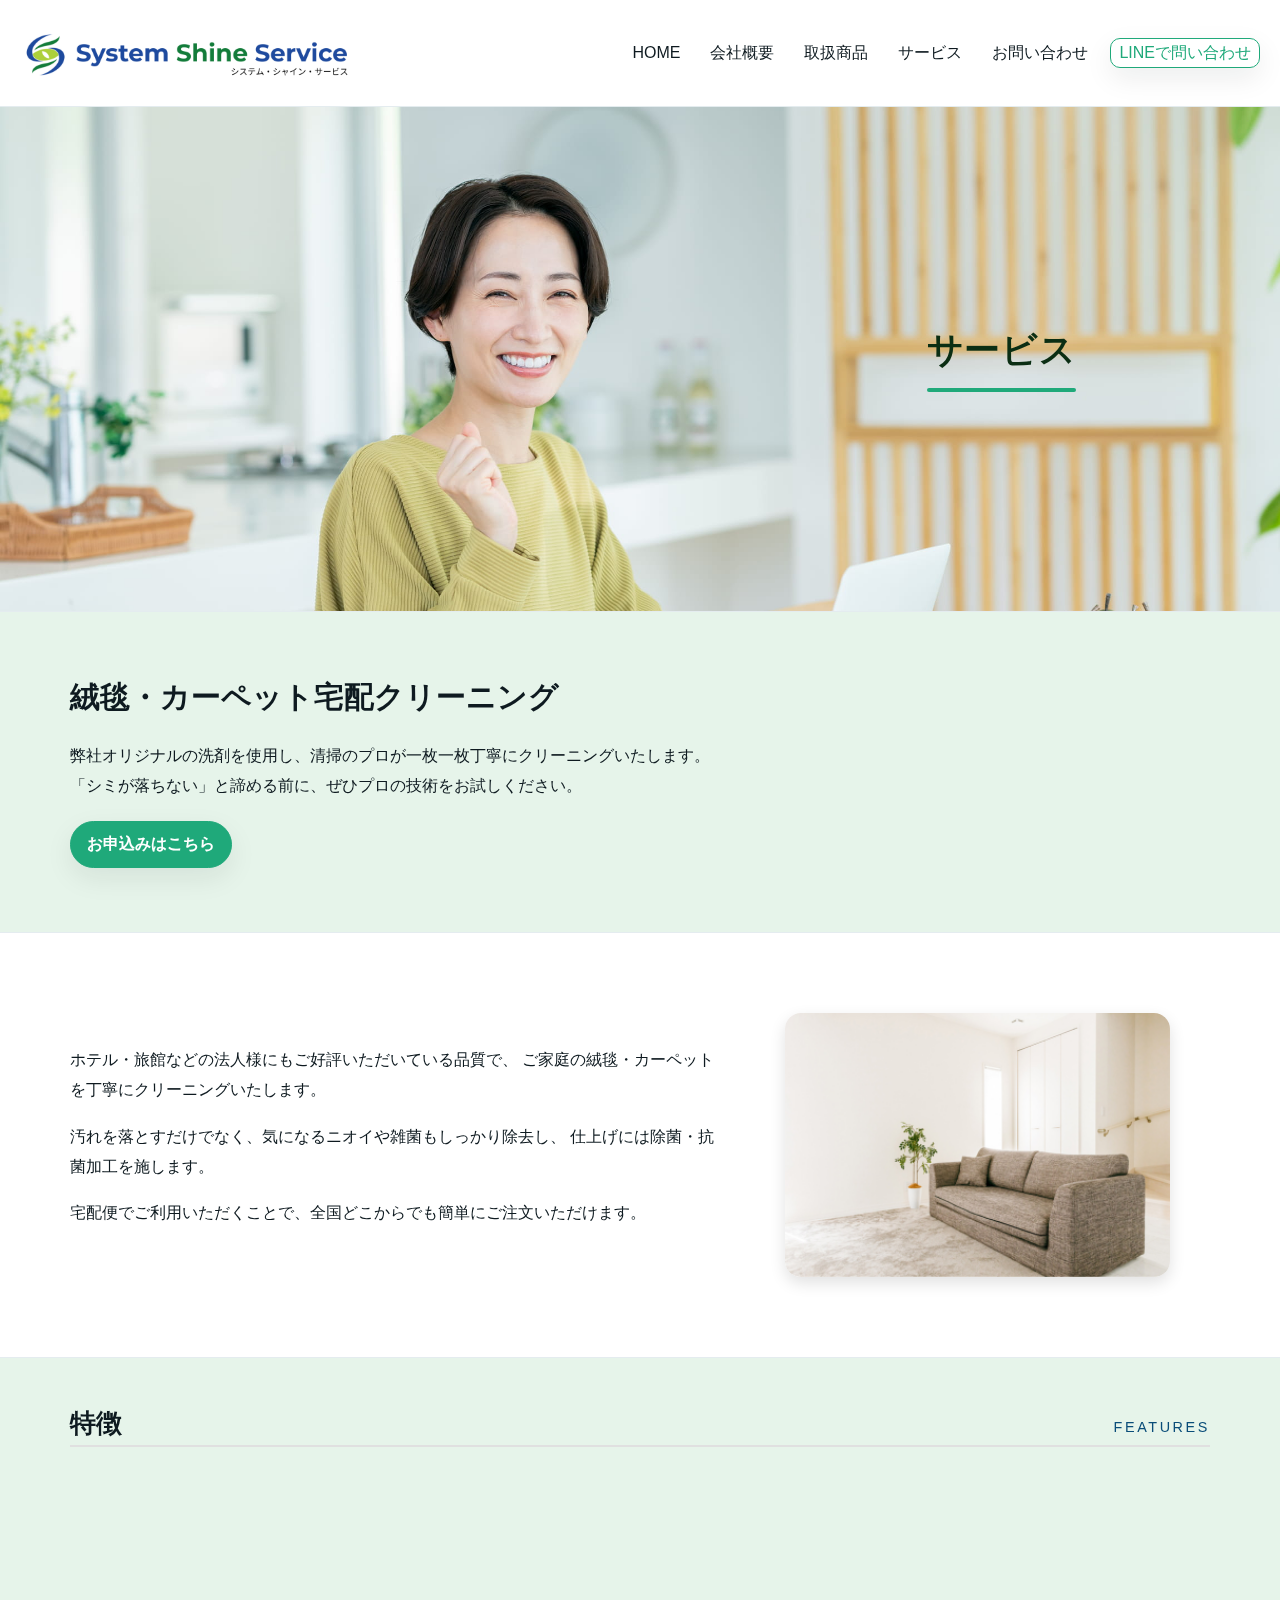
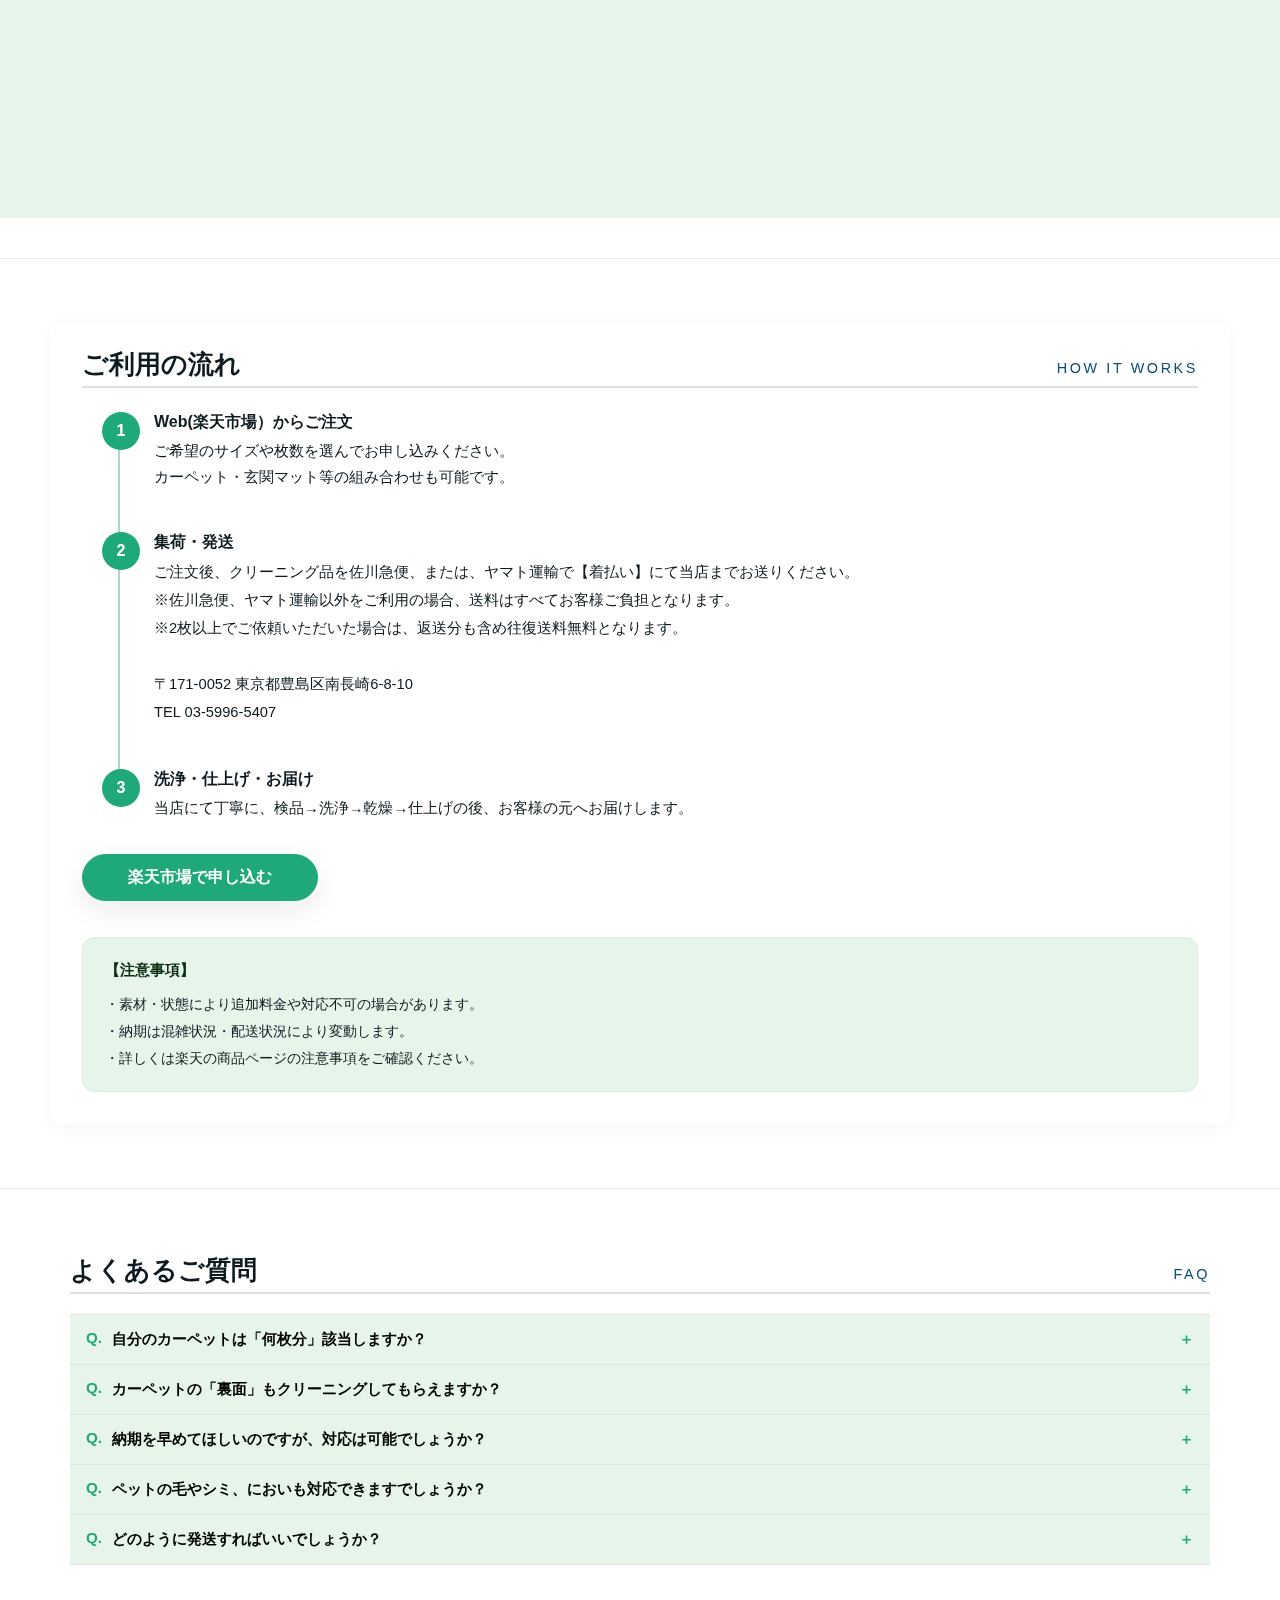
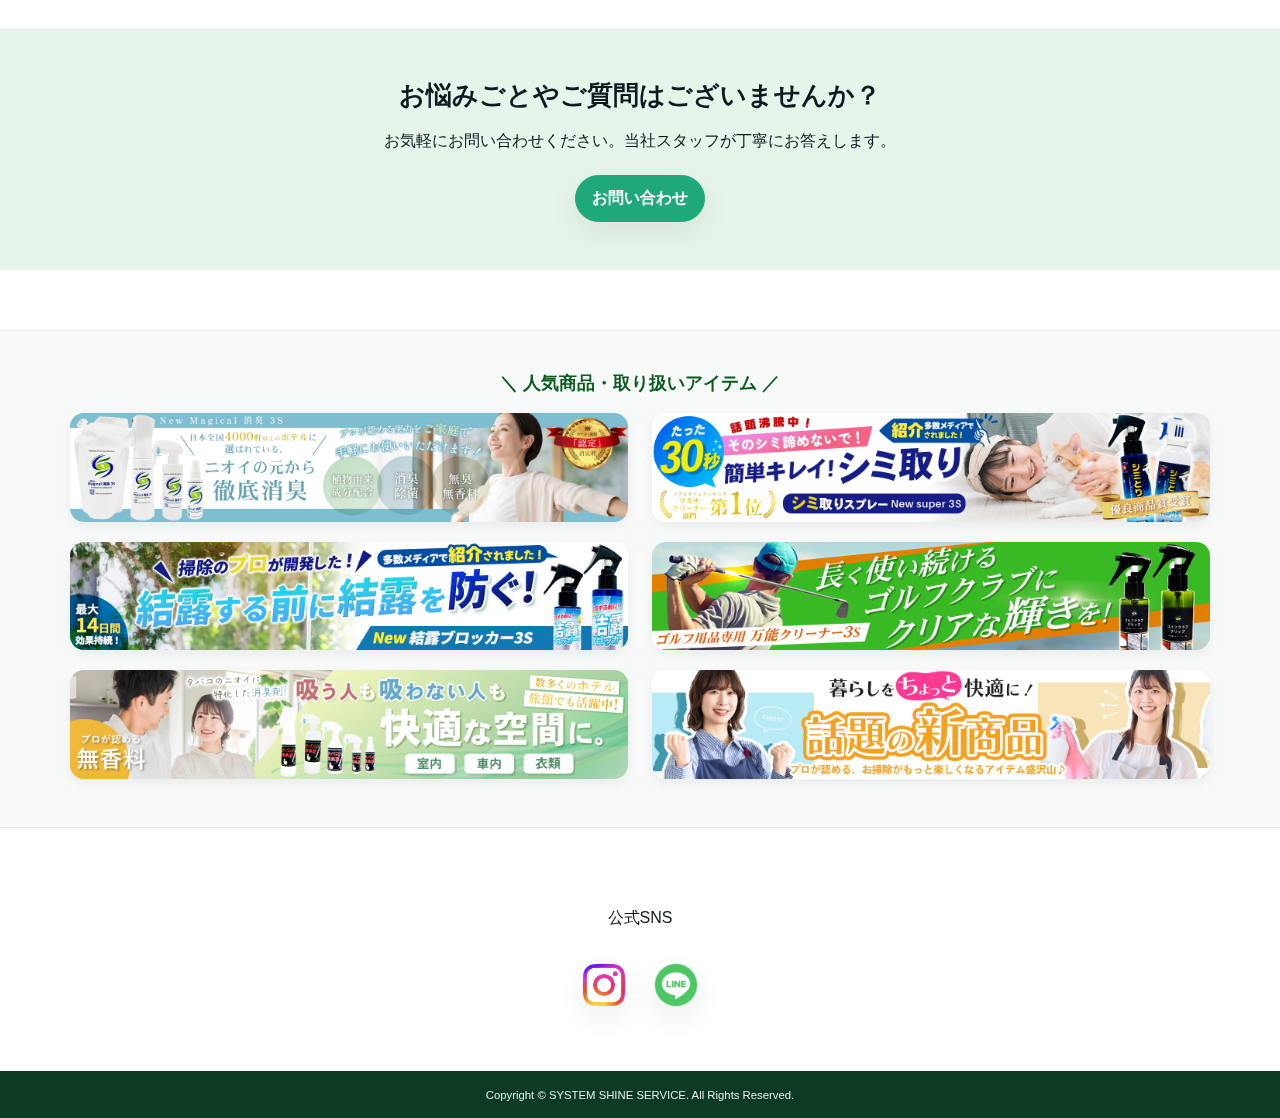
<file: services/carpet.html>
<!doctype html>
<html lang="ja">

<head>
  <meta charset="utf-8">
  <title>絨毯・カーペット宅配クリーニング｜システム・シャイン・サービス株式会社</title>
  <meta name="viewport" content="width=device-width, initial-scale=1">
  <meta name="keywords"
    content="システム・シャイン・サービス,ホースプロジェクト,田中勝麻,馬主,引退馬支援活動,ホテル旅館洗剤専門店,スリース,3S,有吉ゼミ,テレビ,結露ブロッカー,床の洗浄剤,消臭スプレー,消臭剤,シミ取り,業務用,洗剤,イスクリーニング,ハウスクリーニング,清掃サービス,ホテル,旅館,全旅連協定商社">
  <meta name="description"
    content="システム・シャイン・サービス株式会社は創業28年の実績、安心の全旅連協定商社です。ホテル･旅館ご用達の消臭剤やシミ取り剤をご家庭でも。清掃サービス、絨毯メンテナンス等もお任せ下さい。">
  <link rel="icon" type="image/png" sizes="32x32" href="../img/favicon-32.png">
  <link rel="icon" type="image/png" sizes="16x16" href="../img/favicon-16.png">
  <link rel="apple-touch-icon" sizes="180x180" href="../img/favicon-180.png">
  <link rel="icon" type="image/png" sizes="512x512" href="../img/favicon-512.png">

  <link rel="stylesheet" href="../css/style.css">
  <link rel="stylesheet" href="../css/services.css">
  <link rel="stylesheet" href="../css/service-carpet.css">


</head>

<body>
  <!-- 共通ヘッダー（index.htmlの<header>を使い回す想定） -->

  <header>
    <div class="container nav">
      <a class="brand" href="../index.html#home">
        <img src="../img/logo_name.png" width="400" height="120" alt="3Sグループ本部 システムシャインサービス">
      </a>

      <nav class="links" aria-label="メインナビゲーション">
        <a href="../index.html#home">HOME</a>
        <a href="../company.html">会社概要</a>
        <a href="../products.html">取扱商品</a>
        <!-- トップのサービスセクションに戻すなら -->
        <a href="../index.html#services">サービス</a>
        <a href="https://docs.google.com/forms/d/e/1FAIpQLSc4yBknnEEOOiy4mbEQTsHD7psMoqX1fsCIoWF_p7dZKQoaNg/viewform"
          target="_blank" rel="noopener noreferrer">お問い合わせ</a>
        <a class="btn ghost" href="https://line.me/ti/p/eijUnRbyH-">LINEで問い合わせ</a>
      </nav>

      <button id="hamburger" class="hamburger" type="button" aria-label="メニュー">
        <span></span>
      </button>
    </div>

    <div id="drawer" class="drawer" aria-hidden="true">
      <a href="../index.html#home">HOME</a>
      <a href="../company.html">会社概要</a>
      <a href="../products.html">取扱商品</a>
      <a href="../index.html#services">サービス</a>
      <a href="../index.html#news">新着情報</a>
      <a href="https://docs.google.com/forms/d/e/1FAIpQLSc4yBknnEEOOiy4mbEQTsHD7psMoqX1fsCIoWF_p7dZKQoaNg/viewform"
        target="_blank" rel="noopener noreferrer">お問い合わせ</a>
      <a class="btn ghost" href="https://line.me/ti/p/eijUnRbyH-">LINEで問い合わせ</a>
    </div>
    <div id="overlay" class="overlay" aria-hidden="true"></div>
  </header>




  <main>
    <!-- ヒーロー -->
    <section class="hero hero-services hero-services--bg">
      <div class="container hero-services__inner">
        <div class="hero-services__text">
          <div class="hero-services__heading">
            <h1 class="hero-services__title">サービス</h1>
          </div>
        </div>
      </div>
    </section>

    <section class="section svc-lead">
      <div class="container svc-lead__inner">
        <h2 class="svc-lead__title">
          絨毯・カーペット<span class="sp-br"><br></span>宅配クリーニング
        </h2>

        <p class="svc-lead__text">
          弊社オリジナルの洗剤を使用し、清掃のプロが一枚一枚丁寧にクリーニングいたします。<br>
          「シミが落ちない」と諦める前に、ぜひプロの技術をお試しください。
        </p>
        <div class="svc-lead__cta">
          <a class="btn" target="_blank" rel="noopener"
            href="https://item.rakuten.co.jp/3s-group/3s-cleaning/?scid=wi_ich_iphoneapp_item_share">
            お申込みはこちら
          </a>
        </div>
      </div>
    </section>

    <section class="section svc-overview">
      <div class="container svc-overview__grid">
        <div class="svc-overview__text">
          <p>
            ホテル・旅館などの法人様にもご好評いただいている品質で、
            ご家庭の絨毯・カーペットを丁寧にクリーニングいたします。
          </p>
          <p>
            汚れを落とすだけでなく、気になるニオイや雑菌もしっかり除去し、
            仕上げには除菌・抗菌加工を施します。
          </p>
          <p>
            宅配便でご利用いただくことで、全国どこからでも簡単にご注文いただけます。
          </p>
        </div>

        <figure class="svc-overview__photo">
          <img src="../img/services01.png" alt="絨毯クリーニングのイメージ写真" loading="lazy">
        </figure>
      </div>
    </section>

    <!-- 特徴 -->
    <section class="section svc-section svc-section--features">
      <div class="container">
        <div class="svc-section-head">
          <h2>特徴</h2>
          <span class="svc-section-en">FEATURES</span>
        </div>

        <ul class="svc-card-grid">
          <li class="svc-card">
            <img loading="lazy" src="../img/services/feat_easy.jpg" alt="宅配で手間いらず">
            <div class="svc-card-body">
              <h3 class="svc-card-title">宅配で手間いらず</h3>
              <p class="svc-card-text">
                集荷〜納品までお任せ。外出の手間なくプロ品質を自宅で。
              </p>
            </div>
          </li>

          <li class="svc-card">
            <img loading="lazy" src="../img/services/feat_quality.jpg" alt="専門品質の徹底洗浄">
            <div class="svc-card-body">
              <h3 class="svc-card-title">専門品質の徹底洗浄</h3>
              <p class="svc-card-text">
                高洗浄・消臭仕上げで、しつこい汚れや気になるニオイもすっきり。
              </p>
            </div>
          </li>

          <li class="svc-card">
            <img loading="lazy" src="../img/services/feat_price.jpg" alt="分かりやすい安心価格">
            <div class="svc-card-body">
              <h3 class="svc-card-title">分かりやすい安心価格</h3>
              <p class="svc-card-text">
                サイズ別の明瞭料金で、初めての方でも安心してご利用いただけます。
              </p>
            </div>
          </li>
        </ul>
      </div>
    </section>

    <!-- ご利用の流れ -->
    <section class="section flow">
      <div class="container">
        <div class="svc-section-head">
          <h2>ご利用の流れ</h2>
          <span class="svc-section-en">HOW IT WORKS</span>
        </div>

        <ol class="steps">
          <li>
            <span>1</span> Web(楽天市場）からご注文
            <p class="step-desc">
              ご希望のサイズや枚数を選んでお申し込みください。<br>
              カーペット・玄関マット等の組み合わせも可能です。
            </p>
          </li>
          <li>
            <span>2</span> 集荷・発送
            <p class="step-desc">
              ご注文後、クリーニング品を佐川急便、または、ヤマト運輸で【着払い】にて当店までお送りください。<br>
              ※佐川急便、ヤマト運輸以外をご利用の場合、送料はすべてお客様ご負担となります。<br>
              ※2枚以上でご依頼いただいた場合は、返送分も含め往復送料無料となります。<br><br>

              <span class="step-address">
                〒171-0052 東京都豊島区南長崎6-8-10<br>
                TEL 03-5996-5407
              </span>

            </p>
          </li>
          <li>
            <span>3</span> 洗浄・仕上げ・お届け
            <p class="step-desc">
              当店にて丁寧に、検品→洗浄→乾燥→仕上げの後、お客様の元へお届けします。
            </p>
          </li>
        </ol>

        <p class="center">
          <a class="btn" target="_blank" rel="noopener"
            href="https://item.rakuten.co.jp/3s-group/3s-cleaning/?scid=wi_ich_iphoneapp_item_share">
            楽天市場で申し込む
          </a>
        </p>
        <!-- 注意事項 -->
        <div class="flow-notice">
          <h3 class="flow-notice__title">【注意事項】</h3>
          <p class="flow-notice__text">
            ・素材・状態により追加料金や対応不可の場合があります。<br>
            ・納期は混雑状況・配送状況により変動します。<br>
            ・詳しくは楽天の商品ページの注意事項をご確認ください。
          </p>
        </div>
      </div>
    </section>

    <!-- FAQ -->
    <section class="section faq">
      <div class="container">
        <div class="svc-section-head">
          <h2>よくあるご質問</h2>
          <span class="svc-section-en">FAQ</span>
        </div>

        <dl class="faq-list">

          <!-- 1つ目のQ&A -->
          <div class="faq-item">
            <dt>
              <button class="faq-question" type="button" aria-expanded="false">
                <span class="faq-q-label">Q.</span>
                <span class="faq-q-text">
                  自分のカーペットは「何枚分」該当しますか？
                </span>
                <span class="faq-toggle-icon" aria-hidden="true"></span>
              </button>
            </dt>
            <dd class="faq-answer">
              <span class="faq-a-label">A.回答</span>
              <p>
                当サービスでは「1枚＝最大2帖サイズまで」としております。<br>
                例えば、4帖相当の大きなカーペットは2枚分としてご注文ください。<br>
                なお「複数の小さいカーペットをまとめて1枚分カウントすること」はできません。1点ごとのカウントとなります。
              </p>
            </dd>
          </div>

          <!-- 2つ目のQ&A（例） -->
          <div class="faq-item">
            <dt>
              <button class="faq-question" type="button" aria-expanded="false">
                <span class="faq-q-label">Q.</span>
                <span class="faq-q-text">
                  カーペットの「裏面」もクリーニングしてもらえますか？
                </span>
                <span class="faq-toggle-icon" aria-hidden="true"></span>
              </button>
            </dt>
            <dd class="faq-answer">
              <span class="faq-a-label">A.回答</span>
              <p>
                はい、表面・裏面とも丁寧に洗浄いたしますのでご安心ください。<br>
                毛や汚れの付着が気になる裏面も、しっかり対応いたします。
              </p>
            </dd>
          </div>

          <!-- 3つ目のQ&A（例） -->
          <div class="faq-item">
            <dt>
              <button class="faq-question" type="button" aria-expanded="false">
                <span class="faq-q-label">Q.</span>
                <span class="faq-q-text">
                  納期を早めてほしいのですが、対応は可能でしょうか？
                </span>
                <span class="faq-toggle-icon" aria-hidden="true"></span>
              </button>
            </dt>
            <dd class="faq-answer">
              <span class="faq-a-label">A.回答</span>
              <p>
                通常は到着順に順次対応しております。<br>
                また、乾燥工程は天候(特に梅雨など)に大きく左右されるため、納期の
                短縮は難しい状況です。<br>

                ただし、オプションとして「高速クリーニングプラン(＋２，２００円)
                をご用意予定です。<br>こちらをご利用いただくことで、優先的な処理・短納期
                対応が可能となります(※エリアや時期により変動あり)。<br>
                ※弊社にカーペットが到着後、原則として２週間以内に発送いたします。
              </p>
            </dd>
          </div>

          <!-- 4つ目のQ&A（例） -->
          <div class="faq-item">
            <dt>
              <button class="faq-question" type="button" aria-expanded="false">
                <span class="faq-q-label">Q.</span>
                <span class="faq-q-text">
                  ペットの毛やシミ、においも対応できますでしょうか？
                </span>
                <span class="faq-toggle-icon" aria-hidden="true"></span>
              </button>
            </dt>
            <dd class="faq-answer">
              <span class="faq-a-label">A.回答</span>
              <p>
                専用の洗浄工程と薬剤にて対応いたします。<br>
                吐しゃ物・尿の跡・毛の絡まり・においなども、できる限り除去いたします
                のでご安心ください。
              </p>
            </dd>
          </div>

          <!-- 5つ目のQ&A（例） -->
          <div class="faq-item">
            <dt>
              <button class="faq-question" type="button" aria-expanded="false">
                <span class="faq-q-label">Q.</span>
                <span class="faq-q-text">
                  どのように発送すればいいでしょうか？
                </span>
                <span class="faq-toggle-icon" aria-hidden="true"></span>
              </button>
            </dt>
            <dd class="faq-answer">
              <span class="faq-a-label">A.回答</span>
              <p>
                ご注文後のご案内に従い、佐川急便またはヤマト運輸で「着払い」にてお送
                りください(送料は弊社負担)。<br>
                カーペットは折りたたんで梱包ＯＫです。破損しないよう簡易包装をお願い
                します。<br>
                ※その他の配送業者をご利用の場合、送料はお客様負担となります。<br>
                ※１枚のみのご依頼の場合、返送分の送料はご負担ください。<br>
                ※２枚以上のご依頼の場合は、返送分の送料は弊社負担です。
              </p>
            </dd>
          </div>

        </dl>
      </div>
    </section>




    <!-- CTA：まずは無料お見積もりから -->
    <section class="section cta-band">
      <div class="container">
        <h2>お悩みごとやご質問はございませんか？</h2>
        <p>お気軽にお問い合わせください。当社スタッフが丁寧にお答えします。
        </p>
        <a class="btn" target="_blank" rel="noopener"
          href="https://docs.google.com/forms/d/e/1FAIpQLSc4yBknnEEOOiy4mbEQTsHD7psMoqX1fsCIoWF_p7dZKQoaNg/viewform">
          お問い合わせ
        </a>
      </div>
    </section>


    <!-- ▼ 商品バナー（フッター直前に追加） -->
    <section class="section bnr-section">
      <h2 class="bnr-head">＼ 人気商品・取り扱いアイテム ／</h2>
      <div class="container bnr-grid">
        <!-- New Magical 消臭3S -->
        <a class="bnr-item"
          href="https://item.rakuten.co.jp/3s-group/3s-newmagical/?l-id=shoptop_widget_in_shop_ranking&s-id=shoptop_in_shop_ranking"
          target="_blank" rel="noopener">
          <img src="../img/banner_01.jpeg" alt="ニオイの元から徹底消臭 New Magical 消臭3S" loading="lazy">
        </a>

        <!-- New super 3S シミ取りスプレー -->
        <a class="bnr-item"
          href="https://item.rakuten.co.jp/3s-group/3s-shimitori_newsuper/?l-id=shoptop_widget_in_shop_ranking&s-id=shoptop_in_shop_ranking"
          target="_blank" rel="noopener">
          <img src="../img/banner_02.jpeg" alt="簡単キレイ！シミ取りスプレー New super 3S" loading="lazy">
        </a>


        <!-- New 結露ブロッカー3S -->
        <a class="bnr-item"
          href="https://item.rakuten.co.jp/3s-group/3s-keturo2024/?l-id=shoptop_widget_in_shop_ranking&s-id=shoptop_in_shop_ranking"
          target="_blank" rel="noopener">
          <img src="../img/banner_03.jpeg" alt="結露する前に防ぐ New 結露ブロッカー3S" loading="lazy">
        </a>


        <!-- ゴルフクラブクリーナー3S -->
        <a class="bnr-item" href="https://item.rakuten.co.jp/3s-group/3s-golfgripcleaner/" target="_blank"
          rel="noopener">
          <img src="../img/banner_04.jpeg" alt="長く使い続けるゴルフクラブにクリアな輝きを ゴルフクラブクリーナー3S" loading="lazy">
        </a>

        <!-- タバコ消臭スプレー -->
        <a class="bnr-item" href="https://item.rakuten.co.jp/3s-group/c/0000000217/" target="_blank" rel="noopener">
          <img src="../img/banner_05.jpeg" alt="吸う人も吸わない人も快適空間 タバコ消臭スプレー" loading="lazy">
        </a>
        <!-- 新商品まとめバナー -->
        <a class="bnr-item" href="https://www.rakuten.co.jp/3s-group/" target="_blank" rel="noopener">
          <img src="../img/banner_06.jpeg" alt="暮らしをちょっと快適に 話題の新商品" loading="lazy">
        </a>

      </div>
    </section>
    <!-- ▲ 商品バナーここまで -->




    <!-- ====== SNS ====== -->
    <section class="section">
      <div class="container">
        <p class="sns_text">公式SNS</p>
        <div class="sns" aria-label="公式SNS">
          <a href="https://www.instagram.com/hotelryokan3s_official/" target="_blank" rel="noopener noreferrer"
            aria-label="Instagram">
            <img src="../img/instagram_logo.png" alt="">
          </a>
          <a href="https://line.me/ti/p/eijUnRbyH-" target="_blank" rel="noopener noreferrer" aria-label="LINE">
            <img src="../img/line_logo.png" alt="">
          </a>
          <!-- <a href="https://www.facebook.com/systemshine" target="_blank" rel="noopener noreferrer"
                        aria-label="Facebook">
                        <img src="../img/facebook_logo.png" alt="">
                    </a> -->
        </div>
      </div>
    </section>




  </main>

  <!-- 共通フッター -->
  <footer class="footer--common">
    <div class="container"><small>Copyright © SYSTEM SHINE SERVICE. All Rights Reserved.</small></div>
  </footer>

  <script src="../js/site.js"></script>
  <script>
    document.addEventListener('DOMContentLoaded', function () {
      const faqButtons = document.querySelectorAll('.faq-question');

      faqButtons.forEach(function (btn) {
        btn.addEventListener('click', function () {
          const item = btn.closest('.faq-item');
          const isOpen = item.classList.contains('is-open');

          item.classList.toggle('is-open', !isOpen);
          btn.setAttribute('aria-expanded', String(!isOpen));

          const answer = item.querySelector('.faq-answer');
          if (!isOpen) {
            answer.style.display = 'block';
          } else {
            answer.style.display = 'none';
          }
        });
      });
    });
  </script>
</body>

</html>
</file>
<file: css/style.css>
/* =====================================================
3S GROUP OFFICIAL SITE - style.css
最終更新：2026-02

※対象：共通 + index / products / company / privacy

=====================================================

01. Base / Layout 
02. Header / Navigation
03. hero (index.html用)
04. Products (index.html用)
05. Services (index.html用)
06. News / Pickup  (index.html用)
07. Footer / SNS (共通)
08. Animation / Scroll Effects  (index.html用)
09. company.html 用
10. products.html 用
11. services.html 用
12. privacy.html 用

===================================================== */

/* =====================================================
01. Base / Layout
===================================================== */

/* ベース：全ページ共通の初期設定 */
:root {
    --brand: #0a4d79;
    /* メイン（青） */
    --brand-700: #083b5d;
    --accent: #1fa97a;
    /* 差し色（緑） */
    --accent-700: #177f5c;
    --ink: #0e1a20;
    /* 文字色 */
    --muted: #6b7a82;
    /* 補助文字 */
    --bg: #f4f7f8;
    /* 下地 */
    --surface: #ffffff;
    /* カード */
    --border: #e4ecef;
    /* 枠線 */
    --radius: 16px;
    /* 角丸 */
    --shadow: 0 10px 28px rgba(10, 27, 30, .08);
    --container: 1180px;
    /* 最大幅 */
    --news-h: 360px;
}

*, *::before, *::after {
    box-sizing: border-box;
}


html,
body {
    margin: 0;
    padding: 0;
    font-size: 100%;
    font-family: -apple-system, BlinkMacSystemFont, "Segoe UI", Roboto,
        "Noto Sans JP", "Hiragino Kaku Gothic ProN", "Yu Gothic UI",
        "Yu Gothic", Meiryo, sans-serif;
    color: var(--ink);
    background: #fff;
    overflow-x: clip;
}

html.no-scroll {
    overflow: hidden;
    height: 100%;
}

img {
    max-width: 100%;
    height: auto;
    display: block;
}

a {
    color: var(--ink);
    text-decoration: none;
}

a:hover {
    text-decoration: underline;
}

li {
    list-style: none;
}

.container {
    width: min(100%, var(--container));
    margin-inline: auto;
    padding-inline: 20px;
}

.hd-row {
    display: flex;
    justify-content: space-between;
    align-items: baseline;
    gap: 16px;
    margin-bottom: 20px;
}

/* =====index.html News / PickUp の見出し下線 ===== */
.section .hd-row h2 {
    position: relative;
    display: inline-block;
    z-index: 1;
}

.section .hd-row h2::after {
    content: "";
    position: absolute;
    left: 50%;
    bottom: -6px;
    transform: translateX(-50%);
    width: 100%;
    height: 3px;
    background-color: var(--accent);
    border-radius: 2px;
}

h2 {
    font-size: clamp(1.25rem, 1.05rem + 1.5vw, 1.8rem);
    margin: 0;
}

.sub {
    color: var(--muted);
    font-weight: 500;
    letter-spacing: .04em;
}

.btn {
    display: inline-block;
    padding: .75rem 1rem;
    border-radius: 999px;
    border: 1px solid var(--accent);
    background: var(--accent);
    color: #fff;
    box-shadow: var(--shadow);
    font-weight: 600;
}

.btn.ghost {
    background: transparent;
    color: var(--accent);
}

/* =====================================================
02. Header / Navigation
===================================================== */
/* ====== Header / Global Nav ====== */
header {
    position: sticky;
    top: 0;
    z-index: 50;
    background: rgba(255, 255, 255, .94);
    backdrop-filter: saturate(180%) blur(8px);
    -webkit-backdrop-filter: saturate(180%) blur(8px);
    border-bottom: 1px solid var(--border);
}

header .container.nav {
    width: min(100%, 1320px);
}

.nav {
    display: flex;
    align-items: center;
    justify-content: space-between;
    min-height: clamp(78px, 9vw, 106px);
}

.brand {
    display: flex;
    align-items: center;
    gap: 10px;
    margin-right: 18px;
    flex: 0 0 auto;
    min-width: 260px;
}

.brand img {
    width: auto;
    height: clamp(64px, 7.6vw, 84px);
    display: block;

    flex: 0 0 auto;
}

.brand .title {
    font-weight: 800;
    letter-spacing: .02em;
}

.links {
    display: flex;
    align-items: center;
    gap: 14px;
}

.links a {
    color: var(--ink);
    padding: 6px 8px;
    border-radius: 10px;
    white-space: nowrap;
    line-height: 1;
}

.links a:hover {
    background: #f4f7f8;
}

.links a,
.links .nav-link--services {
    color: var(--ink);
    padding: 6px 8px;
    border-radius: 10px;
    white-space: nowrap;
    line-height: 1;
    font-weight: 500;
}

.links a:hover,
.links .nav-link--services:hover {
    background: #f4f7f8;
}

.nav-link--services {
    appearance: none;
    -webkit-appearance: none;
    background: transparent;
    border: 0;
}


.cta-inline {
    display: flex;
    align-items: center;
    gap: 10px;
}

.nav-item--services {
    position: relative;
}

/* サービスのボタン */
.nav-link--services {
    background: none;
    border: none;
    padding: 0;
    font: inherit;
    cursor: pointer;
    display: inline-flex;
    align-items: center;
    gap: 0.25rem;
}

.nav-caret {
    font-size: 0.7em;
}

/* サブメニュー（初期は非表示） */
.nav-submenu {
    position: absolute;
    top: 100%;
    left: 0;
    min-width: 220px;
    background: #fff;
    border: 1px solid #ddd;
    padding: 0.5rem 0;
    display: none;
    z-index: 50;
}

.nav-submenu a {
    display: block;
    padding: 0.4rem 1rem;
    font-size: 0.9rem;
    text-decoration: none;
    white-space: nowrap;
}

/* PCだけ下線を使う */
.links a.is-active {
    color: var(--accent-700);
    font-weight: 700;
    position: relative;
}

/* 下線（PCのみ） */
.links a.is-active::after {
    content: "";
    position: absolute;
    left: 0;
    bottom: -6px;
    width: 100%;
    height: 2px;
    background: var(--accent-700);
    border-radius: 999px;
    pointer-events: none;
}

/* ★スマホでは下線をオフ */
@media (max-width: 1180px) {
    .links a.is-active::after {
        display: none;
    }
}

.drawer a.is-active {
    color: var(--accent-700);
    font-weight: 700;
}

@media (max-width: 768px) {
    .nav {
        min-height: 76px;
    }
    .brand img {
        height: 56px;
    }
    header .container {
        padding-inline: 16px;
    }
}

@media (min-width: 769px) {
    .nav-item--services:hover .nav-submenu {
        display: block;
    }
}

/* Hamburger */
.hamburger {
    display: none;
    width: 42px;
    height: 42px;
    border: 1px solid var(--border);
    border-radius: 10px;
    align-items: center;
    justify-content: center;
    background: #fff;
}

.hamburger span {
    position: relative;
    width: 22px;
    height: 2px;
    background: var(--ink);
    display: block;
}

.hamburger span::before,
.hamburger span::after {
    content: "";
    position: absolute;
    left: 0;
    width: 22px;
    height: 2px;
    background: var(--ink);
    transition: transform .24s ease, top .24s ease;
}

.hamburger span::before {
    top: -6px;
}

.hamburger span::after {
    top: 6px;
}

.hamburger.is-open span {
    background: transparent;
}

.hamburger.is-open span::before {
    top: 0;
    transform: rotate(45deg);
}

.hamburger.is-open span::after {
    top: 0;
    transform: rotate(-45deg);
}

/* Drawer 本体 */
.drawer {
    position: fixed;
    top: 66px;
    right: 0;
    width: 88%;
    max-width: 360px;
    height: calc(100dvh - 66px);
    background: #d9efe2;
    border-left: 1px solid var(--border);
    box-shadow: var(--shadow);
    transform: translate3d(100%, 0, 0);
    transition: transform .28s ease;
    display: flex;
    flex-direction: column;
    padding: 16px;
    will-change: transform;
    overflow-y: auto;
}

.drawer.open {
    transform: translate3d(0, 0, 0);
}

.drawer a {
    padding: 14px 12px;
    border-radius: 12px;
}

.drawer a,
.drawer-label {
    color: #0B2E13;
    font-weight: 550;
}

.drawer a:hover {
    background: #f4f7f8;
}

/* navメニュー　スマホナビ：サービス */
.drawer-label {
    display: block;
    margin-top: 0.75rem;
    padding: 0.4rem 12px;
    font-weight: 600;
    font-size: 0.95rem;
}

.drawer-sub {
    padding-left: 1.5rem;
    font-size: 0.9rem;
}

.overlay {
    position: fixed;
    inset: 0;
    background: rgba(0, 0, 0, .24);
    opacity: 0;
    pointer-events: none;
    transition: opacity .25s;
}

.overlay.show {
    opacity: 1;
    pointer-events: auto;
}

/* ===== レスポンシブ切り替え ===== */

/* 1181px以上 → PCナビ */
@media (min-width: 1181px) {
    .links {
        display: flex;
    }

    #hamburger,
    #drawer,
    #overlay {
        display: none !important;
    }
}

/* 1180px以下 → ハンバーガー */
@media (max-width: 1180px) {
    .links {
        display: none !important;
    }

    #hamburger {
        display: flex !important;
        align-items: center;
        justify-content: center;
        padding: 0;
    }

    #drawer {
        flex-direction: column;
        gap: 1rem;
    }
}
/* =====================================================
03. hero index.html用
===================================================== */
/* ====== Hero (Wide Slider) ====== */
.hero {
    margin-top: 0;
    padding: 0;
    background: transparent;
}

#home {
    scroll-margin-top: 100px;
}

.wideslider {
    position: relative;
    width: 100%;
    padding-inline: clamp(12px, 7vw, 148px);
    border-radius: var(--radius);
    overflow: hidden;
    box-shadow: var(--shadow);
    background: transparent;
}

.ws-viewport {
    position: relative;
    width: 100%;
}

.ws-track {
    display: flex;
    transition: transform .6s ease;
    will-change: transform;
}

.ws-slide {
    min-width: 100%;
    position: relative;
}

.ws-slide::after {
    content: "";
    position: absolute;
    inset: 0;
    background: linear-gradient(180deg, rgba(0, 0, 0, .15), rgba(0, 0, 0, 0));
}

.ws-slide::before,
.ws-slide::after {
    pointer-events: none;
}

.ws-slide img {
    width: 100%;
    height: auto;
    display: block;
}

@media (max-width: 680px) {
    .wideslider {
        padding-inline: clamp(8px, 4vw, 16px);
    }

}

.ws-dots {
    position: absolute;
    left: 0;
    right: 0;
    bottom: 12px;
    display: flex;
    gap: 8px;
    justify-content: center;
}

.ws-dot {
    width: 10px;
    height: 10px;
    border-radius: 50%;
    background: #ffffff66;
    border: 1px solid #fff;
}

.ws-dot.active {
    background: #fff;
}

.ws-arrow {
    position: absolute;
    top: 50%;
    transform: translateY(-50%);
    width: 42px;
    height: 42px;
    border-radius: 50%;
    border: 1px solid #fff;
    background: rgba(0, 0, 0, .25);
    color: #fff;
    display: flex;
    align-items: center;
    justify-content: center;
}

.ws-arrow:hover {
    background: rgba(0, 0, 0, .35);
}

.ws-arrow.prev {
    left: 12px;
}

.ws-arrow.next {
    right: 12px;
}


/* =====================================================
04. Products (index.html)
===================================================== */
/* ====== Products　取扱商品 ====== */
.products {
    background: #fff;
}

/* ---------- タイトル帯（ヒーロー） ---------- */
.title-hero {
    position: relative;
    width: 100%;
    height: clamp(180px, 40vw, 420px);
    border-radius: var(--radius);
    overflow: hidden;
    box-shadow: var(--shadow);
    background-size: cover;
    background-position: var(--bgx, 40%) var(--bgy, 32%);
    margin-bottom: 3%;
}

/* 見出しテキスト */
.title-hero__text {
    position: absolute;
    left: var(--tx, 73%);
    top: var(--ty, 50%);
    transform: translate(-50%, -50%);
    margin: 0;

    font-weight: 800;
    font-size: clamp(1.6rem, 1.1rem + 2vw, 2.4rem);
    line-height: 1.2;
    color: #0B2E13;
    text-shadow: none;
    text-align: right;

    white-space: nowrap;
    letter-spacing: .04em;
    max-width: none;
    z-index: 1;
}

/* 見出しの下線 */
.title-hero__text::after {
    content: "";
    position: absolute;
    left: 50%;
    bottom: -8px;
    transform: translateX(-50%);
    width: 100%;
    height: 3px;
    background-color: var(--accent);
    border-radius: 2px;
}

@media (max-width: 560px) {
    .title-hero__text {
        font-size: clamp(1.2rem, 5vw, 1.6rem);
        top: 55%;
        white-space: normal;
        text-align: center;
    }
}

/* ---------- 見出し行（「取扱商品」など） ---------- */
.products .hd-row {
    align-items: center;
    justify-content: center;
    margin-bottom: 14px;
}

/* ---------- 商品カードグリッド ---------- */
.product-grid {
    display: grid;
    grid-template-columns: repeat(5, 1fr);
    gap: 18px;
}

@media (max-width: 1024px) {
    .product-grid {
        grid-template-columns: repeat(3, 1fr);
    }
}

@media (max-width: 768px) {
    .product-grid {
        grid-template-columns: repeat(2, 1fr);
    }
}

@media (max-width: 420px) {
    .products .product-grid {
        grid-template-columns: 1fr;
        gap: 16px;
        max-width: 420px;
        margin-inline: auto;
    }

    .p-card {
        max-width: 360px;
        margin-inline: auto;
        padding: 16px 14px;
    }

    .p-card img {
        max-height: 200px;
        width: auto;
        margin: 0 auto 12px;
        object-fit: contain;
    }
}

/* ---------- 商品カード本体 ---------- */
.p-card {
    border: 1px solid var(--border);
    border-radius: var(--radius);
    overflow: hidden;
    background: var(--surface);
    box-shadow: var(--shadow);
    text-align: center;
}

.p-card img {
    display: block;
    margin: 0 auto;
}

.p-card .body {
    padding: 14px;
}

.p-card h3 {
    font-size: .95rem;
    margin: .5rem 0 .25rem;
    font-weight: 700;
}

.p-card p {
    font-size: .85rem;
    color: var(--muted);
    margin: 0 0 .75rem;
    line-height: 1.6;
}

.p-card .btn {
    display: block;
    width: 80%;
    padding: .55rem .85rem;
    font-size: .85rem;
    margin: 12px auto 0;
    text-align: center;
}


/* =====================================================
05. Services (index.html)
===================================================== */
/* ====== Services ====== */
.services {
    background: #e9f5ee;
}

/* カードグリッド */
.svc-grid {
    display: grid;
    grid-template-columns: repeat(3, minmax(0, 1fr));
    gap: 22px;
}

@media (max-width: 960px) {
    .svc-grid {
        grid-template-columns: repeat(2, minmax(0, 1fr));
    }
}

@media (max-width: 640px) {
    .svc-grid {
        grid-template-columns: 1fr;
        max-width: 640px;
        margin-inline: auto;
        gap: 18px;
    }
}

/* カード本体 */
.svc-card {
    border: 1px solid var(--border);
    border-radius: var(--radius);
    background: #fff;
    overflow: hidden;
    box-shadow: var(--shadow);
}

.svc-card img {
    width: 100%;
    height: 240px;
    object-fit: cover;
    display: block;
}

@media (max-width: 640px) {
    .svc-card img {
        max-height: 260px;
        object-fit: cover;
    }
}

.svc-card .body {
    padding: 16px;
}

.svc-card h3 {
    margin: .25rem 0 .5rem;
    font-size: 1.05rem;
}

.svc-card p {
    color: var(--muted);
    margin: 0 0 .75rem;
    line-height: 1.6;
}

@media (max-width: 640px) {
    .svc-card {
        text-align: center;
    }
    .svc-card p {
        text-align: center;
    }
    .svc-card .btn {
        display: inline-block;
        margin-top: 8px;
    }
}

/* =====================================================
06. News / Pickup  (index.html) 
===================================================== */
/* ====== News ====== */
.news-grid {
    display: grid;
    grid-template-columns: 1.1fr .9fr;
    gap: 28px;
}

.news-grid figure img {
    display: block;
    width: 100%;
    height: var(--news-h);
    object-fit: cover;
    border-radius: var(--radius);
}

.news-list {
    border-top: 2px solid var(--accent);
    height: var(--news-h);
    overflow-y: auto;
    padding-right: 8px;
    -webkit-overflow-scrolling: touch;
    overscroll-behavior: contain;
    scrollbar-width: thin;
    scrollbar-color: var(--accent) #f1f5f7;
}

/* スクロールバー */
.news-list::-webkit-scrollbar {
    width: 10px;
}

.news-list::-webkit-scrollbar-track {
    background: #f1f5f7;
    border-radius: 8px;
}

.news-list::-webkit-scrollbar-thumb {
    background: var(--accent);
    border-radius: 8px;
    border: 2px solid #f1f5f7;
}

.news-item {
    display: flex;
    gap: 16px;
    align-items: center;
    padding: 14px 0;
    border-bottom: 1px solid var(--border);
}

.news-item time {
    color: var(--muted);
    font-variant-numeric: tabular-nums;
}

.news-item a {
    color: var(--ink);
}


/* ====== Pick Up ====== */
.pickup {
    background: #e9f5ee;
}

.pickup-card {
    display: grid;
    grid-template-columns: minmax(0, 2fr) minmax(0, 3fr);
    gap: 24px;
    border: 1px solid var(--border);
    border-radius: var(--radius);
    background: #fff;
    box-shadow: var(--shadow);
    padding: 20px;
}

.pickup-card>img {
    width: 100%;
    height: auto;
    display: block;
    object-fit: cover;
    border-radius: var(--radius);
}

/* タイトル・本文（カード内） */
.pickup-card h3 {
    margin: 0 0 22px;
    font-size: 1.25rem;
    font-weight: 600;
    line-height: 1.5;
    color: #0b2e13;
}

.pickup-card p {
    font-size: 1rem;
    line-height: 2;
    color: var(--ink);
    margin: 0 0 22px;
}

/* Pick Up 部分で使う小さめアイコン */
.sns-icon {
    width: 18px;
    height: 18px;
    vertical-align: middle;
    margin-right: 6px;
}


/* クリエイターInstagramのリンク */
.creator-instagram {
    margin-bottom: 30px;
}

.creator-instagram a {
    display: inline-flex;
    align-items: center;
    color: var(--ink);
    font-size: 14px;
    text-decoration: none;
}

.creator-instagram a:hover {
    text-decoration: underline;
}


/* ---------- レスポンシブ ---------- */

@media (max-width: 960px) {
    .pickup-card {
        grid-template-columns: minmax(0, 1.5fr) minmax(0, 2.5fr);
        gap: 16px;
    }
}

@media (max-width: 640px) {

    .pickup-card {
        grid-template-columns: 1fr;
        padding: 16px;
        text-align: center;
    }

    .pickup-card>img {
        max-height: 260px;
        object-fit: cover;
    }

    .pickup-card h3 {
        font-size: 1.1rem;
        margin-bottom: 16px;
    }

    .pickup-card p {
        font-size: 0.95rem;
        margin-bottom: 16px;
    }

    .creator-instagram {
        text-align: center;
    }

    .pickup-card .btn {
        display: inline-block;
        margin-inline: auto;
    }
}


@media (min-width: 768px) {
    .pickup-card {
        padding-bottom: 12px;
    }

    .pickup-card .btn {
        margin-bottom: 0;
    }
}

/* ====== New Magical 特集 ====== */
.pickup-feature {
    background: #e9f5ee;
}

.section.pickup-feature {
    padding-top: 0px;
    padding-bottom: 60px;
}

.pickup-feature--split {
    display: grid;
    grid-template-columns: minmax(0, 2fr) minmax(0, 3fr);
    gap: 24px;
    align-items: center;

    background: #fff;
    border: 1px solid var(--border);
    border-radius: var(--radius);
    box-shadow: var(--shadow);
    padding: 20px;
}

.pickup-feature__media {
    position: relative;
    border-radius: var(--radius);
    overflow: hidden;
    background: linear-gradient(180deg, #0b2e13 0%, #071c0c 100%);
}

.pickup-feature__media::after {
    content: "";
    position: absolute;
    inset: 0;
    background: rgba(0, 0, 0, .12);
    pointer-events: none;
}

.pickup-feature__img {
    width: 100%;
    height: 100%;
    display: block;
    max-width: none;
    aspect-ratio: 1 / 1;
    object-fit: contain;
}


/* テキスト */
.pickup-feature__body h3 {
    margin: 0 0 24px;
    font-size: 1.45rem;
    font-weight: 600;
    line-height: 1.4;
    color: #0b2e13;
}

.pickup-feature__lead {
    margin: 0 0 20px;
    line-height: 1.9;
}

.pickup-feature__btn {
    width: fit-content;
    max-width: 100%;
    margin-top: 28px;
}

/* ====== ふわっと表示（Scroll-in Reveal 共通） ====== */
.pickup-card,
.pickup-feature--split {
    opacity: 0;
    transform: translateY(16px);
    transition: opacity .6s ease, transform .6s ease;
}

.pickup-card.reveal-in,
.pickup-feature--split.reveal-in {
    opacity: 1;
    transform: translateY(0);
}


@media (max-width: 768px) {
    .pickup-feature--split {
        grid-template-columns: 1fr;
        text-align: center;
        padding: 18px;
    }

    .pickup-feature__img {
        max-width: 320px;
    }

    .pickup-feature__btn {
        margin-inline: auto;
    }
}


/* =====================================================
07. Footer / SNS  (共通) 
===================================================== */
/* ====== SNS / Footer ====== */
.sns_text {
    text-align: center;
    margin-bottom: 3%;
}

.sns {
    display: flex;
    justify-content: center;
    gap: 28px
}

.sns a {
    display: inline-flex;
    align-items: center;
    justify-content: center;
    width: 44px;
    height: 44px;
    border-radius: 999px;
    border: 1px solid var(--border);
    box-shadow: var(--shadow)
}

footer {
    background: #0c3a22;
    color: #e1efe7;
    padding: 16px 0;
    text-align: center;
    font-size: .85rem
}

footer a {
    color: #fff;
    text-decoration: underline;
}

footer a:hover {
    opacity: .85;
}

footer .is-active {
    color: #9dff9d;
    font-weight: 700;
}

/* ====== Responsive ====== */
@media (max-width: 1080px) {
    .product-grid {
        grid-template-columns: repeat(4, 1fr)
    }
}

@media (max-width: 860px) {
    .hero-wrap {
        grid-template-columns: 1fr
    }

    .news-grid {
        grid-template-columns: 1fr
    }

    .svc-grid {
        grid-template-columns: 1fr 1fr
    }

    .product-grid {
        grid-template-columns: repeat(3, 1fr)
    }

    .pickup-card {
        grid-template-columns: 1fr
    }

    .links {
        display: none
    }

    .hamburger {
        display: flex
    }
}

@media (max-width: 560px) {
    .product-grid {
        grid-template-columns: repeat(2, 1fr)
    }

    .svc-grid {
        grid-template-columns: 1fr
    }
}

/* =====================================================
08. Animation / Scroll Effects  (index.html)
===================================================== */

/* ==== Scroll-in Animations ==== */
.title-hero,
.p-card,
.svc-card,
.pickup-card {
    opacity: 0;
    transform: translateY(18px);
    transition: opacity .6s ease, transform .6s ease;
}

.title-hero.reveal-in,
.p-card.reveal-in,
.svc-card.reveal-in,
.pickup-card.reveal-in {
    opacity: 1;
    transform: translateY(0);
}

.p-card:nth-child(odd),
.svc-card:nth-child(odd) {
    transition-delay: .06s;
}

.p-card:nth-child(3n),
.svc-card:nth-child(3n) {
    transition-delay: .12s;
}

/* =========================================================
09-01. company.html  COMPANY PAGE — TOKENS（色・余白・角丸・列幅・文字）
========================================================= */
.page-company {
    --card-bg: #fff;
    --card-border: var(--border);
    --card-shadow: var(--shadow);
    --card-radius: 12px;

    /* ラベル列（th・下段見出し共通） */
    --label-w: 10em;
    --label-fs: .96rem;
    --label-fw: 700;
    --label-color: #0B2E13;
    --label-bg: #E6F4EA;

    /* 余白・行間 */
    --cell-py: 1em;
    --cell-px: 1.2em;
    --line-h: 1.8;
    --sec-gap: clamp(18px, 3vw, 28px);
}



/* =========================================================
09-02. company.html HERO（companyだけに効く）
========================================================= */
.page-company .hero-sub{
  position: relative;
  display: flex;
  align-items: center;
  justify-content: center;

  min-height: clamp(360px, 70vh, 760px);
  padding: clamp(28px, 6vw, 64px) 0;

  background-image: url("../img/company_mv.jpeg");
  background-size: cover;
  background-repeat: no-repeat;
  background-position: center 57%;

  color: #fff;
  text-align: center;
}

.page-company .hero-sub::after{
  content:"";
  position:absolute;
  inset:0;
  background: rgba(0,0,0,.18);
}

.page-company .page-title{
  position: relative;
  z-index: 1;
  margin: 0;
  color: #fff;
  font-weight: 800;
  font-size: clamp(28px, 3.6vw, 40px);
  text-shadow: 0 2px 10px rgba(0,0,0,.35);
}

.page-company .page-title .sub{
  display: block;
  margin-top: .3em;
  letter-spacing: .08em;
  color: #f0f0f0;
  font-size: .8em;
}

@media (max-width:768px){
  .page-company .hero-sub{
    min-height: clamp(150px, 38vh, 520px);
    background-position: 50% 55%; 
  }
}

@media (max-width:420px){
  .page-company .hero-sub{
    background-position: 52% 55%; 
  }
}

/* =========================================================
09-03. company.html リードブロック
========================================================= */
.container.slim {
    padding: 2rem;
    border-radius: var(--radius, 12px);
}

.page-company .lead-catch {
    position: relative;
    margin: clamp(12px, 2vw, 20px) 0 .8em;
    text-align: center;
    color: #0B2E13;
    font-weight: 800;
    font-size: clamp(26px, 3.2vw, 38px);
    line-height: 2.35;
}

.page-company .lead-catch{
  word-break: keep-all;
  overflow-wrap: normal;
}

.page-company .lead-catch::after {
    content: "";
    display: block;
    width: min(720px, 90%);
    height: 4px;
    margin: .4em auto 0;
    background: var(--accent);
    border-radius: 2px;
}

.page-company .lead-txt {
    text-align: center;
    line-height: 1.9;
    color: #0B2E13;
    font-size: clamp(1.04rem, 1rem + 0.4vw, 1.1rem);
}

/* 見出し（会社情報 など） */
.page-company .section-hd {
    margin: 0 0 .6em;
    padding-left: 10px;
    border-left: 4px solid var(--accent);
    font-weight: 800;
    color: #0B2E13;
}

/* =========================================================
09-04. company.html  上段レイアウト（会社情報：表＋外観写真）
========================================================= */
.page-company .company-info {
    display: grid;
    grid-template-columns: 1.15fr .85fr;
    align-items: start;
    gap: var(--sec-gap);
}

@media (max-width:740px) {
    .page-company .company-info {
        grid-template-columns: 1fr;
    }
}

/* =========================================================
09-05. company.html  会社情報テーブル（PC=横並び / SP=カード風縦並び）
========================================================= */
.page-company .company-card {
    background: var(--card-bg);
    border: 1px solid var(--card-border);
    border-radius: var(--card-radius);
    box-shadow: var(--card-shadow);
    overflow: hidden;
    padding: 0;
}

.page-company .company-card .table.info {
    width: 100%;
    border-collapse: collapse;
    table-layout: fixed;
    line-height: var(--line-h);
    font-size: 1rem;
}

.page-company .company-card .table.info th,
.page-company .company-card .table.info td {
    border: 1px solid var(--card-border);
    padding: 10px 12px;
    text-align: left;
    font-size: 1rem;
}

.page-company .company-card .table.info th {
    width: var(--label-w);
    background: var(--label-bg);
    font-size: var(--label-fs);
    font-weight: var(--label-fw);
    color: var(--label-color);
    text-align: center;
    white-space: nowrap;
}

.page-company .company-card .table.info td {
    overflow-wrap: break-word;
    word-break: normal;
    line-break: strict;
    text-indent: .2em;
}

.page-company .company-card .table.info tr>*:first-child {
    border-left: 1px solid var(--card-border);
}

/* --- SP：カード風に縦並び --- */
@media (max-width:600px) {

    .page-company .company-card .table.info,
    .page-company .company-card .table.info tbody,
    .page-company .company-card .table.info tr,
    .page-company .company-card .table.info th,
    .page-company .company-card .table.info td {
        display: block;
        width: 100%;
    }

    .page-company .company-card .table.info tr {
        border: none;
        border-top: 1px solid var(--card-border);
        margin: 0;
        padding: 8px 0;
    }

    .page-company .company-card .table.info th {
        background: #f9fafb;
        border-bottom: none;
        text-align: left;
        padding: 8px 12px 4px;
        white-space: normal;
    }

    .page-company .company-card .table.info td {
        padding: 4px 12px 12px;
    }

    .page-company .company-card .table.info th,
    .page-company .company-card .table.info td {
        border: none;
    }
}

/* =========================================================
09-06. company.html    代表者（PC=2カラム / 狭幅で詰める / 超狭幅は縦）
========================================================= */
.page-company .rep-list {
    display: grid;
    grid-template-columns: minmax(9.5em, var(--label-w)) 1fr;
    column-gap: 1.2em;
    row-gap: .35em;
    align-items: center;
    margin: 0;
}

.page-company .rep-list dt,
.page-company .rep-list dd {
    font-size: 1rem;
    font-weight: 400;
}

.page-company .rep-list dt {
    margin: 0;
    font-weight: 700;
    white-space: nowrap;
}

.page-company .rep-list dd {
    margin: 0;
    white-space: nowrap;
}

.page-company .jp-name {
    white-space: nowrap;
    display: inline-block;
}

.page-company .name-sep {
    display: inline-block;
    width: .4em;
}

@media (max-width:560px) {
    .page-company .rep-list {
        grid-template-columns: max-content 1fr;
        column-gap: .6em;
        row-gap: .28em;
    }

    .page-company .name-sep {
        width: .32em;
    }
}

@media (max-width:360px) {
    .page-company .rep-list {
        grid-template-columns: 1fr;
        column-gap: 0;
    }
    .page-company .rep-list dd {
        white-space: normal;
    }
}

/* =========================================================
09-07. company.html    外観写真（カード）
========================================================= */
.page-company .photo {
    background: var(--card-bg);
    border: 1px solid var(--card-border);
    border-radius: var(--card-radius);
    box-shadow: var(--card-shadow);
    overflow: hidden;
    margin: 0;
    padding: 0;
}

.page-company .photo img {
    width: 100%;
    height: min(600px, 62vh);
    object-fit: cover;
    display: block;
}


/* =========================================================
09-08. company.html  下段：事業内容〜主要取引先（2カラム“行カード”）
========================================================= */
.page-company .stack {
    gap: var(--sec-gap);
}

.page-company .stack .card {
    display: grid;
    grid-template-columns: var(--label-w) 1fr;
    background: var(--card-bg);
    border: 1px solid var(--card-border);
    box-shadow: var(--card-shadow);
    overflow: hidden;
    border-radius: 0;
}

.page-company .stack .card .hd {
    grid-column: 1;
    margin: 0;
    padding: var(--cell-py) 1.0em;
    background: var(--label-bg);
    border-right: 1px solid var(--card-border);
    display: flex;
    align-items: center;
    justify-content: center;
    text-align: center;
    font-size: var(--label-fs);
    font-weight: var(--label-fw);
    color: var(--label-color);
}

.page-company .stack .card> :not(.hd) {
    grid-column: 2;
    margin: 0;
    padding: var(--cell-py) var(--cell-px);
    line-height: var(--line-h);
}

.page-company .stack .card ul {
    list-style: disc;
    padding-left: 1.2em;
    margin: .2em 0 0;
}

.page-company .stack .card li {
    margin: .15em 0;
}

.page-company .stack .card a {
    text-decoration: underline;
}

@media (max-width:640px) {
    .page-company .stack .card {
        grid-template-columns: 1fr;
    }

    .page-company .stack .card .hd {
        border-right: none;
        border-bottom: 1px solid var(--card-border);
        justify-content: flex-start;
        text-align: left;
    }

    .page-company .stack .card> :not(.hd) {
        grid-column: 1;
    }
}

.page-company .stack .card:first-child {
    border-top-left-radius: var(--card-radius);
    border-top-right-radius: var(--card-radius);
}

.page-company .stack .card:last-child {
    border-bottom-left-radius: var(--card-radius);
    border-bottom-right-radius: var(--card-radius);
}

.page-company .stack .card .hd {
    border-radius: 0;
}

.page-company .stack .card:first-child .hd {
    border-top-left-radius: var(--card-radius);
}

.page-company .stack .card:last-child .hd {
    border-bottom-left-radius: var(--card-radius);
}

@media (max-width:640px) {
    .page-company .stack .card:first-child .hd {
        border-top-left-radius: var(--card-radius);
        border-top-right-radius: var(--card-radius);
    }

    .page-company .stack .card:last-child .hd {
        border-bottom-left-radius: 0;
        border-bottom-right-radius: 0;
    }
}

/* =========================================================
09-09. company.html   アクセス（住所＋地図）— Company 共通トーンに準拠
========================================================= */

.access .grid-2 {
    background-color: #f9f9f9;
    padding: 2rem;
    border-radius: var(--radius, 12px);
    gap: 2rem;
}

.page-company .access .grid-2 {
    display: grid;
    grid-template-columns: 0.95fr 1.05fr;
    align-items: start;
    gap: var(--sec-gap);
}

@media (max-width:740px) {
    .page-company .access .grid-2 {
        grid-template-columns: 1fr;
    }
}

.page-company .access address {
    background: transparent;
    border: 0;
    border-radius: 0;
    box-shadow: none;
    overflow: visible;
    padding: 0;
    font-style: normal;
    line-height: var(--line-h);
}

.page-company .access address p {
    margin: 0 0 .6em;
    color: #0B2E13;
    font-weight: 800;
    font-size: clamp(1.06rem, 1rem + 0.45vw, 1.22rem);
    letter-spacing: .02em;
}

.page-company .access .map {
    background: var(--card-bg);
    border: 1px solid var(--card-border);
    border-radius: var(--card-radius);
    box-shadow: var(--card-shadow);
    overflow: hidden;
    padding: 0;
}

.page-company .access .map iframe {
    width: 100%;
    height: min(60vh, 420px);
    border: 0;
    display: block;
}






/* =====================================================================
10-01. products.html  Products: Hero（背景直指定＋右テキスト／PC-SP共通）
===================================================================== */
.hero-products--bg {
    position: relative;
    display: flex;
    align-items: center;
    justify-content: flex-end;
    min-height: clamp(300px, 56vh, 640px);
    padding: clamp(20px, 6vw, 64px) 0;
    background-image: url("../img/products_title.jpg");
    background-position: center 28%;
    background-size: cover;
    background-repeat: no-repeat;
    overflow: hidden;
}

.hero-products--bg::after {
    content: "";
    position: absolute;
    inset: 0;
    background: rgba(0, 0, 0, 0);
}

.hero-products__inner {
    position: absolute;
    inset: 0;
    z-index: 1;
    display: flex;
    align-items: center;
    justify-content: flex-end;
    padding: clamp(20px, 6vw, 64px);
}

.hero-products__text {
    text-align: right;
    max-width: 520px;
    margin-right: clamp(24px, 7vw, 160px);
}

@media (max-width: 980px) {
    .hero-products__text {
        text-align: left;
        margin-inline: clamp(12px, 4vw, 24px);
        max-width: min(92%, 520px);
    }
}

.hero-products__heading {
    display: inline-block;
    text-align: left;
}

.hero-products__title {
    display: inline-block;
    position: relative;
    margin: 0;
    font-weight: 800;
    letter-spacing: .02em;
    color: #0B2E13;
    font-size: clamp(22px, 2.8vw, 36px);
}

.hero-products__title::after {
    content: "";
    display: block;
    width: 100%;
    height: 4px;
    margin-top: .35em;
    background: var(--accent);
    border-radius: 4px;
}

.hero-products__sub {
    margin: .5rem 0 0;
    letter-spacing: .18em;
    font-size: clamp(11px, 1.2vw, 14px);
    color: var(--muted);
}

@media (max-width: 768px) {
    .hero-products--bg {
        min-height: clamp(180px, 44vh, 420px);
        background-position: center 22%;
    }
}


/* =========================================
10-02. products.html 商品詳細（SP→PC） クリーン版（整理済み）
   ========================================= */

/* --- セクション枠 & コンテナ --- */
.product-section {
    scroll-margin-top: clamp(80px, 9.5vw, 108px);
    padding: clamp(28px, 4vw, 48px) 0;
    border-top: 1px solid var(--border, #e5e7eb);
}

.product-section .product-wrap {
    max-width: 1120px;
    margin: 0 auto;
    padding: 0 clamp(12px, 4vw, 28px);
}

.product-section .product-inner {
    display: grid;
    row-gap: clamp(14px, 3vw, 24px);
    align-items: start;
}

/* --- タイトル（大見出し） --- */
.product-section .p-title {
    line-height: 1.35;
    font-size: clamp(22px, 2.6vw, 32px);
    font-weight: 800;
    color: var(--ink, #0b2e13);
    margin: 0;
    border-left: 6px solid var(--accent, #5cb118);
    padding-left: 14px;
}

.product-section .p-title span {
    font-size: .9em;
    font-weight: 700;
}

/* --- 中見出し（特徴・仕様）を統一 --- */
.product-section .p-features h3,
.product-section .p-spec>h3 {
    margin: 14px 0 8px;
    font-size: clamp(16px, 2vw, 20px);
    font-weight: 700;
    color: var(--ink, #0b2e13);
    position: relative;
}

.product-section .p-features h3::after,
.product-section .p-spec>h3::after {
    content: "";
    display: block;
    width: 120px;
    height: 3px;
    background: var(--accent, #5cb118);
    margin-top: 6px;
    border-radius: 999px;
}

/* --- 「特徴」テキスト（リード＆箇条書き） --- */
.product-section .p-features>p {
    margin: 0 0 10px;
}

.product-section .p-features>p:first-of-type {
    font-size: clamp(18px, 1.6vw, 20px);
    font-weight: 600;
    letter-spacing: .01em;
}

.product-section .p-features ul {
    list-style: none;
    margin: 0;
    padding: 0;
    display: grid;
    row-gap: .35em;
}

.product-section .p-features li {
    position: relative;
    padding-left: 1.3em;
    font-size: clamp(15px, 1.6vw, 18px);
    font-weight: 600;
}

.product-section .p-features li::before {
    content: "";
    position: absolute;
    left: 0;
    top: .6em;
    width: .55em;
    height: .55em;
    border-radius: 50%;
    background: var(--accent, #5cb118);
    box-shadow: 0 0 0 3px rgba(92, 177, 24, .15);
}

/* --- 画像（共通） --- */
.product-section .p-main,
.product-section .p-subimages figure {
    margin: 0;
}

.product-section .p-main img,
.product-section .p-subimages img {
    width: 100%;
    height: auto;
    display: block;
    border-radius: 12px;
    box-shadow: 0 6px 16px rgba(0, 0, 0, .08);
    background: #fff;
}

/* --- 仕様テーブル --- */
.product-section table.spec {
    width: 100%;
    border-collapse: separate;
    border-spacing: 0;
    border: 1px solid var(--border, #e5e7eb);
    border-radius: 12px;
    overflow: hidden;
    background: #fff;
}

.product-section .spec th,
.product-section .spec td {
    padding: 12px 14px;
    vertical-align: top;
    line-height: 1.8;
    border-top: 1px solid var(--border, #e5e7eb);
}

.product-section .spec tr:first-child th,
.product-section .spec tr:first-child td {
    border-top: none;
}

.product-section .spec th {
    width: clamp(90px, 22%, 160px);
    background: #f6faf7;
    color: var(--ink, #0b2e13);
    font-weight: 700;
}

/* --- CTAボタン（商品セクション内） --- */
.product-section .p-cta .btn {
    display: inline-block;
    width: 100%;
    padding: 12px 22px;
    border-radius: 999px;
    font-weight: 700;
    text-align: center;
    background: var(--accent, #5cb118);
    color: #fff;
    border: 1px solid transparent;
    box-shadow: 0 6px 16px rgba(0, 0, 0, .08);
    transition: transform .06s ease, box-shadow .2s ease, background .2s ease;
}

.product-section .p-cta .btn:hover {
    transform: translateY(-1px);
    box-shadow: 0 8px 18px rgba(0, 0, 0, .12);
}

/* --- 商品内ナビ（中央寄せ＆折り返し） --- */
.pd {
    padding: clamp(14px, 2.5vw, 36px) 0;
}

.pd .cta {
    max-width: 1120px;
    margin: 0 auto;
    display: flex;
    flex-wrap: wrap;
    justify-content: center;
    align-items: center;
    gap: 10px 12px;
    text-align: center;
}

/* ラベル（使うときだけ） */
.pd .cta-label {
    font-weight: 700;
    color: var(--ink, #0b2e13);
    margin-right: .25em;
}

/* ナビ内ボタン（ghost） */
.pd .cta .btn {
    display: inline-flex;
    align-items: center;
    justify-content: center;
    white-space: nowrap;
    padding: 8px 14px;
    border-radius: 999px;
    line-height: 1.2;
}

.pd .cta .btn.ghost {
    background: #fff;
    border: 1px solid var(--accent, #5cb118);
    color: var(--accent, #5cb118);
    box-shadow: none;
}

.pd .cta .btn.ghost:hover {
    background: rgba(92, 177, 24, .08);
}

/* --- SPのサブ画像：横2枚 --- */
.product-section .p-subimages {
    display: grid;
    grid-template-columns: 1fr 1fr;
    gap: clamp(10px, 2.8vw, 16px);
}

/* --- SP表示調整（< 980px） --- */
@media (max-width: 979.98px) {
    .product-section .p-subimages--pc {
        display: none;
    }

    /* PC用2枚は非表示 */
    .product-section .p-main {
        max-width: clamp(220px, 72vw, 380px);
        margin-left: auto;
        margin-right: auto;
    }
}

/* =========================================
10-03. products.html    PC（>=980px）
   ========================================= */
@media (min-width: 980px) {

    /* 2カラム（左やや細／右可変）＋行の詰め */
    .product-section .product-inner {
        grid-template-columns: clamp(240px, 30vw, 320px) 1fr;
        column-gap: clamp(20px, 3vw, 40px);
        row-gap: 6px;
        grid-auto-rows: min-content;
        align-items: start;
    }

    /* 右カラム：順序固定で余白の暴れ防止 */
    .product-section .p-title {
        grid-column: 2;
        grid-row: 1;
        margin-bottom: 4px;
    }

    .product-section .p-features {
        grid-column: 2;
        grid-row: 2;
        margin-top: 0;
    }

    .product-section .p-spec {
        grid-column: 2;
        grid-row: 3;
        margin-bottom: 4px;
    }

    .product-section .p-cta {
        grid-column: 2;
        grid-row: 4;
        margin-top: 0;
    }

    /* 左カラム：縦3分割（正方形カード） */
    .product-section .p-visuals {
        grid-column: 1;
        grid-row: 1 / 5;
        align-self: start;
        display: grid;
        grid-template-rows: repeat(3, auto);
        gap: clamp(10px, 1.2vw, 16px);
    }

    .product-section .p-visuals .p-main,
    .product-section .p-visuals .p-subimages figure {
        aspect-ratio: 1 / 1;
    }

    .product-section .p-visuals img {
        width: 100%;
        height: 100%;
        object-fit: contain;
        object-position: center;
    }

    .product-section .p-visuals .p-subimages {
        display: grid;
        grid-template-columns: 1fr;
        grid-template-rows: 1fr 1fr;
        gap: clamp(10px, 1.2vw, 16px);
        height: auto;
    }

    .product-section .p-subimages--sp {
        display: none;
    }

    /* SP用はPCで非表示 */
    .product-section .spec th {
        width: clamp(120px, 26%, 220px);
    }
}


/* =============================
11-01. services.html   Services（全体）追加スタイル
============================= */

.page-services .hero-sub,
.page-b2c .hero-sub,
.page-b2b .hero-sub {
    position: relative;
    display: flex;
    align-items: center;
    justify-content: center;
    min-height: clamp(280px, 48vh, 520px);
    padding: clamp(24px, 6vw, 64px) 0;
    color: #fff;
    background: var(--ink) center/cover no-repeat;
}

.page-services .hero-sub::after,
.page-b2c .hero-sub::after,
.page-b2b .hero-sub::after {
    content: "";
    position: absolute;
    inset: 0;
    background: linear-gradient(180deg, rgba(0, 0, 0, .28), rgba(0, 0, 0, .38));
}

.page-services .hero-sub>*,
.page-b2c .hero-sub>*,
.page-b2b .hero-sub>* {
    position: relative;
    z-index: 1;
}


.service-grid {
    display: grid;
    grid-template-columns: repeat(2, minmax(0, 1fr));
    gap: clamp(16px, 3.5vw, 28px);
}

@media (max-width: 860px) {
    .service-grid {
        grid-template-columns: 1fr;
    }
}


.card-service {
    background: #fff;
    border: 1px solid var(--border, #e5e7eb);
    border-radius: var(--radius, 16px);
    box-shadow: var(--shadow, 0 10px 30px rgba(0, 0, 0, .06));
    overflow: hidden;
    display: grid;
    grid-template-columns: 1.2fr 1fr;
}

@media (max-width: 900px) {
    .card-service {
        grid-template-columns: 1fr;
    }
}

.card-service figure {
    margin: 0;
    height: 100%;
}

.card-service img {
    width: 100%;
    height: 100%;
    object-fit: cover;
    display: block;
}

.card-service__body {
    padding: clamp(16px, 2.8vw, 24px);
    display: flex;
    flex-direction: column;
    gap: 14px;
}

.card-service h3 {
    font-size: clamp(20px, 2.2vw, 28px);
    line-height: 1.35;
    color: var(--ink);
    margin: 0;
}

.card-service ul {
    margin: 6px 0 0;
    padding-left: 1.1em;
}

.card-service li {
    list-style: disc;
    margin: .2em 0;
}

.card-service .cta-row {
    margin-top: auto;
    display: flex;
    gap: 10px;
    flex-wrap: wrap;
}


/* 汎用セクション */
.section {
    padding: clamp(28px, 5vw, 64px) 0;
    border-top: 1px solid var(--border, #e5e7eb);
}

.hd-row {
    display: flex;
    align-items: flex-end;
    justify-content: space-between;
    gap: 16px;
    margin-bottom: clamp(16px, 2.5vw, 20px);
}

.hd-row h2 {
    font-size: clamp(22px, 2.6vw, 30px);
    line-height: 1.25;
    margin: 0;
    color: var(--ink);
}

.hd-row .sub {
    font-size: .9em;
    color: #64748b;
    letter-spacing: .08em;
}


/* Before / After（B2B detail） */
.ba-grid {
    display: grid;
    grid-template-columns: repeat(3, minmax(0, 1fr));
    gap: clamp(10px, 2vw, 16px);
}

@media (max-width: 980px) {
    .ba-grid {
        grid-template-columns: repeat(2, 1fr);
    }
}

@media (max-width: 560px) {
    .ba-grid {
        grid-template-columns: 1fr;
    }
}

.ba-card {
    border: 1px solid var(--border, #e5e7eb);
    border-radius: 12px;
    overflow: hidden;
    background: #fff;
}

.ba-card figure {
    margin: 0;
    position: relative;
}

.ba-card img {
    width: 100%;
    height: clamp(180px, 28vw, 260px);
    object-fit: cover;
    display: block;
}

.ba-card .tag {
    position: absolute;
    top: 8px;
    left: 8px;
    background: rgba(0, 0, 0, .7);
    color: #fff;
    font-size: .82rem;
    padding: .2em .5em;
    border-radius: 6px;
}

.ba-card .cap {
    padding: 10px 12px;
    font-size: .94rem;
    color: #334155;
}


/* タイムライン風 STEP（B2C detail）*/
.steps {
    display: grid;
    gap: 14px;
    counter-reset: st;
}

.step {
    display: grid;
    grid-template-columns: 36px 1fr;
    gap: 12px;
    align-items: start;
}

.step::before {
    counter-increment: st;
    content: counter(st);
    display: grid;
    place-items: center;
    width: 36px;
    height: 36px;
    border-radius: 999px;
    background: var(--accent, #1fa97a);
    color: #fff;
    font-weight: 700;
}

.step h4 {
    margin: .1em 0 0;
    font-size: 1.05rem;
}

.step p {
    margin: .2em 0 0;
    color: #475569;
}


.table th {
    background: #f8fafc;
    color: #0f172a;
    white-space: nowrap;
    width: 28%;
}





/* =====================================================================
11-02. services.html  services: Hero（背景直指定＋右テキスト／PC-SP共通）
※ carpet_service.htmlとservice.html Heroは同じ。
（※将来 services.css へ分離予定）
===================================================================== */
.hero-services--bg {
    position: relative;
    display: flex;
    align-items: center;
    justify-content: flex-end;
    min-height: clamp(300px, 56vh, 640px);
    padding: clamp(20px, 6vw, 64px) 0;

    /* 背景（PC） */
    background-image: url("../img/services_title.jpg");
    background-size: cover;
    background-position: center 38%;
    background-repeat: no-repeat;
    overflow: hidden;

}

.hero-services--bg::after {
    content: "";
    position: absolute;
    inset: 0;
    background: rgba(0, 0, 0, 0);
}

/* テキスト側（既存クラスを継続利用） */
.hero-services__inner {
    position: absolute;
    inset: 0;
    z-index: 1;
    display: flex;
    align-items: center;
    justify-content: flex-end;
    padding: clamp(20px, 6vw, 64px);
}

.hero-services__text {
    text-align: right;
    max-width: 520px;
    margin-right: clamp(24px, 7vw, 160px);
}

@media (max-width: 980px) {
    .hero-services__text {
        text-align: left;
        margin-inline: clamp(12px, 4vw, 24px);
        max-width: min(92%, 520px);
    }
}

.hero-services__heading {
    display: inline-block;
    text-align: left;
}

.hero-services__title {
    display: inline-block;
    position: relative;
    margin: 0;
    font-weight: 800;
    letter-spacing: .02em;
    color: #0B2E13;
    font-size: clamp(22px, 2.8vw, 36px);
}

.hero-services__title::after {
    content: "";
    display: block;
    width: 100%;
    height: 4px;
    margin-top: .35em;
    background: var(--accent);
    border-radius: 4px;
}

.hero-services__sub {
    margin: .5rem 0 0;
    letter-spacing: .18em;
    font-size: clamp(11px, 1.2vw, 14px);
    color: var(--muted);
}

@media (max-width: 768px) {
    .hero-services--bg {
        min-height: clamp(180px, 44vh, 420px);
        background-position: center 22%;
    }
}



/* 8. 商品バナーグリッド ---------------------------------- */

.bnr-section {
    padding: 40px 0 48px;
    margin-top: 40px;
    background: #f7faf8;
}

.bnr-grid {
    display: grid;
    grid-template-columns: repeat(2, minmax(0, 1fr));
    gap: 20px 24px;
}

.bnr-item {
    display: block;
    border-radius: 14px;
    overflow: hidden;
    background: #fff;
    box-shadow: 0 4px 12px rgba(0, 0, 0, .06);
    transition: transform .18s ease, box-shadow .18s ease;
}

.bnr-item img {
    width: 100%;
    height: auto;
    display: block;
}

/* ホバー時（PC）の軽い浮き上がり */
@media (hover: hover) {
    .bnr-item:hover {
        transform: translateY(-2px);
        box-shadow: 0 8px 18px rgba(0, 0, 0, .12);
    }
}

/* SP：1列表示にして見やすく */
@media (max-width: 768px) {
    .bnr-grid {
        grid-template-columns: 1fr;
        gap: 16px;
    }

    .bnr-section {
        padding: 32px 0 40px;
        margin-top: 32px;
    }
}

.bnr-head {
    text-align: center;
    font-size: 1.1rem;
    margin-bottom: 18px;
    font-weight: 700;
    color: #0a5b1e;
}


/* =============================
12. privacy.html  プライバシーポリシー専用レイアウト
============================= */
/* お問い合わせページと合わせる */
.page-privacy .section {
    padding: clamp(28px, 5vw, 64px) 0;
}

.page-privacy {
    background: #f6faf7;
    padding: 0;
}

.privacy-container {
    max-width: 900px;
    margin: 0 auto;
    padding: 0 16px;
    text-align: center;
}

.privacy-title {
    position: relative;
    padding-bottom: 24px;
    margin-bottom: 0%;
    text-align: center;
}

.privacy-title::after {
    content: "";
    position: absolute;
    left: 50%;
    transform: translateX(-50%);
    bottom: 0;
    width: 170px;
    height: 4px;
    background: var(--accent-700);
    border-radius: 999px;
}

/* 白いカード */
.privacy-card {
    background: #fff;
    padding: clamp(24px, 4vw, 40px);
    border-radius: 16px;
    box-shadow: 0 8px 24px rgba(0, 0, 0, .08);
    text-align: left;
    margin-top: 32px;
}
</file>
<file: css/services.css>
/* =====================================================================
   services: Hero（背景画像＋右テキスト）
===================================================================== */
.hero-services--bg {
  position: relative;
  display: flex;
  align-items: center;
  justify-content: flex-end;
  /* 右寄せ配置 */
  min-height: clamp(300px, 56vh, 640px);
  padding: clamp(20px, 6vw, 64px) 0;
  background-image: url("../img/services_title.jpg");
  background-position: center 32%;
  /* 見せ位置の微調整 */
  background-size: cover;
  background-repeat: no-repeat;
  overflow: hidden;
}

/* 背景のトーン調整用（今は 0 で無効） */
.hero-services--bg::after {
  content: "";
  position: absolute;
  inset: 0;
  background: rgba(0, 0, 0, 0);
}

.hero-services__inner {
  position: absolute;
  inset: 0;
  z-index: 1;
  display: flex;
  align-items: center;
  justify-content: flex-end;
  padding: clamp(20px, 6vw, 64px);
}

.hero-services__text {
  text-align: right;
  max-width: 520px;
  margin-right: clamp(24px, 7vw, 160px);
}

@media (max-width: 980px) {
  .hero-services__text {
    text-align: left;
    margin-inline: clamp(12px, 4vw, 24px);
    max-width: min(92%, 520px);
  }
}

.hero-services__heading {
  display: inline-block;
  text-align: left;
}

.hero-services__title {
  display: inline-block;
  position: relative;
  margin: 0;
  font-weight: 800;
  letter-spacing: .02em;
  color: #0B2E13;
  font-size: clamp(22px, 2.8vw, 36px);
}

.hero-services__title::after {
  content: "";
  display: block;
  width: 100%;
  height: 4px;
  margin-top: .35em;
  background: var(--accent);
  border-radius: 4px;
}

.hero-services__sub {
  margin: .5rem 0 0;
  letter-spacing: .18em;
  font-size: clamp(11px, 1.2vw, 14px);
  color: var(--muted);
}

/* SP：高さだけ控えめに（背景は同じ画像を使用） */
@media (max-width: 768px) {
  .hero-services--bg {
    min-height: clamp(180px, 44vh, 420px);
    background-position: center 22%;
    /* SPの見せ位置調整 */
  }
}


/* =========================================================
   サービスページ共通
   - ヒーロー直下のリード帯
   - 2カラム概要
   - セクション見出し
   - カードグリッド
   - 特徴リスト / 料金ボックス
   - 注意事項アコーディオン
   - 7. CTA 帯　バナー画像上、問い合わせボタン部分
   - 8. 商品バナーグリッド 
   ========================================================= */

/* 1. ヒーロー直下の薄いグリーン帯 --------------------- */

.svc-lead {
  background: #E6F4EA;
}

.svc-lead__inner {
  text-align: left;
}

/* スマホ：やや大きめ、行間も確保 */
.svc-lead__title {
  font-size: 1.45rem;
  line-height: 1.4;
  margin: 0 0 .75em;
  white-space: normal;
}

.svc-lead__text {
  margin: 0 0 1.2em;
  line-height: 1.9;
}

.svc-lead__cta {
  margin-top: .5em;
}

/* デフォルト（PC・タブレット）= 改行なし */
.sp-br {
  display: none;
}

/* 480px以下のスマホのみ改行ON */
@media (max-width: 480px) {
  .svc-lead__title {
    font-size: clamp(1.25rem, 4.8vw, 1.45rem);
    line-height: 1.45;
  }

  .sp-br {
    display: inline-block;
  }
}

/* PCは1行で読ませる */
@media (min-width: 768px) {
  .svc-lead__title {
    font-size: 1.85rem;
    margin-bottom: .8em;
    white-space: nowrap;
  }
}



/* 2. 2カラム概要 ---------------------------------------- */

.svc-overview__grid {
  display: grid;
  grid-template-columns: minmax(0, 1.4fr) minmax(0, 1fr);
  gap: 24px;
  align-items: center;
}

.svc-overview__text p {
  margin: 0 0 1em;
  line-height: 1.9;
}

.svc-overview__photo img {
  width: 100%;
  height: auto;
  border-radius: 16px;
  display: block;
  object-fit: cover;
  box-shadow: 0 6px 16px rgba(0, 0, 0, .12);
}

/* スマホでは縦並びに */
@media (max-width: 860px) {
  .svc-overview__grid {
    grid-template-columns: 1fr;
  }
}

/* 写真の横幅を統一（PC〜スマホ共通） */
.svc-overview__photo img,
.svc-feature-img img {
  width: 100%;
  border-radius: 16px;
  object-fit: cover;
}

/* SP の場合、親要素ごと max-width を制限して揃える */
@media (max-width:768px) {

  .svc-overview__photo,
  .svc-section--features .container {
    max-width: 92%;
    margin-inline: auto;
  }
}


/* 3. セクション見出し（日本語タイトル + 英字） ---------- */

.svc-section-head {
  display: flex;
  justify-content: space-between;
  align-items: baseline;
  gap: 16px;
  margin-bottom: 20px;
  border-bottom: 2px solid #e0e0e0;
  padding-bottom: 4px;
}

.svc-section-head h2 {
  margin: 0;
  font-size: 1.6rem;
}

.svc-section-en {
  font-size: .9rem;
  letter-spacing: .18em;
  color: var(--brand);
}


/* 4. カードグリッド（提供メニュー／特徴 など） ---------- */

.svc-card-grid {
  display: grid;
  grid-template-columns: repeat(3, minmax(0, 1fr));
  gap: 22px;
  list-style: none;
  padding: 0;
  margin: 0;
}

@media (max-width: 980px) {
  .svc-card-grid {
    grid-template-columns: repeat(2, minmax(0, 1fr));
  }
}

@media (max-width: 640px) {
  .svc-card-grid {
    grid-template-columns: 1fr;
  }
}

.svc-card {
  background: #fff;
  border-radius: 14px;
  overflow: hidden;
  box-shadow: 0 4px 12px rgba(0, 0, 0, .06);
}

.svc-card img {
  width: 100%;
  height: 180px;
  object-fit: cover;
  display: block;
}

.svc-card-body {
  padding: 12px 14px 16px;
}

.svc-card-title {
  margin: 0 0 .45em;
  font-size: 1.05rem;
}

.svc-card-text {
  margin: 0;
  font-size: .9rem;
  line-height: 1.8;
}

.svc-note {
  margin-top: 12px;
  font-size: .9rem;
  line-height: 1.7;
}

/* 5. カーペット清掃特徴リスト / 事業所用清掃提供メニュー　ボックス --------------------------- */

.svc-feature-list {
  margin: 0 0 1em;
  padding-left: 1.2em;
  list-style: none;
}

.svc-feature-list li {
  position: relative;
  margin-bottom: .4em;
}

.svc-feature-list li::before {
  content: "✔";
  color: var(--brand);
  position: absolute;
  left: -1.2em;
}

.svc-price-box {
  background: #fff;
  border: 2px solid #cfe9da;
  border-radius: 10px;
  padding: 14px 18px;
  margin: 1.2em 0;
}

.svc-price-box h3 {
  margin: 0 0 .3em;
  font-size: 1.05rem;
  color: #0b2e13;
}

.svc-price-box ul {
  list-style: none;
  padding: 0;
  margin: 0 0 .5em;
}

.svc-price-box li {
  margin-bottom: .2em;
}

.svc-price-note {
  font-size: .85rem;
  margin: 0;
}

/* ----カーペット清掃「特徴」セクションと「ご利用の流れ」の間の余白---- */
.svc-section--features {
  margin-bottom: 36px;
}

.flow {
  margin-top: 40px;
}

/* ==========================================
   特徴 / 提供メニュー セクション背景カラー
========================================== */

/* 特徴／提供メニュー共通 背景帯 */
.svc-section--features,
.svc-section--menu {
  background: #E6F4EA;
  padding: 48px 0;   /* 上下余白はお好みで */
}

/* カードは白で浮かせる */
.svc-card {
  background: #fff;
  border-radius: 12px;
  box-shadow: 0 4px 10px rgba(0,0,0,.05);
}



/* 6. 事業所用清掃　注意事項アコーディオン ------------------------------ */

.svc-accordion {
  margin-top: 24px;
  border: 2px solid #cfe9da;
  border-radius: 10px;
  overflow: hidden;
  background: #fff;
}

.svc-accordion-btn {
  width: 100%;
  display: block;
  text-align: left;
  background: #e6f4ea;
  padding: 14px 18px;
  font-size: 1rem;
  font-weight: 600;
  border: none;
  cursor: pointer;
  color: #0b2e13;
  transition: background .25s;
}

.svc-accordion-btn:hover {
  background: #d8efdd;
}

.svc-accordion-btn[aria-expanded="true"] {
  background: #cfe9da;
}

.svc-accordion-content {
  max-height: 0;
  overflow: hidden;
  transition: max-height .35s ease;
  background: #fff;
  padding: 0 18px;
}

.svc-accordion-content ul {
  margin: 14px 0;
  padding-left: 1.2em;
  /* ←既存 */
  /* ↓これを追加して標準余白を打ち消す */
  padding-inline-start: 0;
}


/* 注意事項リスト（事業所用） */
.svc-accordion-content ul li {
  font-size: .87rem;
  line-height: 1.85;
  /* まとめて定義 */
  margin-bottom: 6px;
  padding-left: .4em;
}



/*7. CTA 帯　バナー画像上、問い合わせボタン部分 */
.cta-band {
  background: #E6F4EA;
  text-align: center;
}

.cta-band h2 {
  font-size: 1.6rem;
  margin: 0 0 .5em;
}

.cta-band p {
  margin: 0 0 1.2em;
  line-height: 1.9;
}

/*7.  CTA帯の最終調整（見積もり） ------------------------ */

.cta-band {
  padding-top: 48px;
  padding-bottom: 48px;
  margin-bottom: 60px;
  /* バナーとの間 */
}

@media (max-width: 768px) {
  .cta-band {
    margin-bottom: 40px;
  }
}

/* SP（600px以下）見積もり帯のみ優しく縮小 */
@media (max-width: 600px) {
  .cta-band h2 {
    font-size: 1.15rem !important;
    line-height: 1.5;
    letter-spacing: .02em;
    font-weight: 600;
  }
}

/* 小型デバイス向け（≈iPhone SE） */
@media (max-width: 380px) {
  .cta-band h2 {
    font-size: 1.05rem !important;
  }
}




/* 8. 商品バナーグリッド ---------------------------------- */

.bnr-section {
  padding: 40px 0 48px;
  margin-top: 40px;
  /* CTAとの間の余白 */
  background: #f7faf8;
}

.bnr-grid {
  display: grid;
  grid-template-columns: repeat(2, minmax(0, 1fr));
  gap: 20px 24px;
}

.bnr-item {
  display: block;
  border-radius: 14px;
  overflow: hidden;
  background: #fff;
  box-shadow: 0 4px 12px rgba(0, 0, 0, .06);
  transition: transform .18s ease, box-shadow .18s ease;
}

.bnr-item img {
  width: 100%;
  height: auto;
  display: block;
}

/* ホバー時（PC）の軽い浮き上がり */
@media (hover: hover) {
  .bnr-item:hover {
    transform: translateY(-2px);
    box-shadow: 0 8px 18px rgba(0, 0, 0, .12);
  }
}

/* SP：1列表示にして見やすく */
@media (max-width: 768px) {
  .bnr-grid {
    grid-template-columns: 1fr;
    gap: 16px;
  }

  .bnr-section {
    padding: 32px 0 40px;
    margin-top: 32px;
  }
}

.bnr-head {
  text-align: center;
  font-size: 1.1rem;
  margin-bottom: 18px;
  font-weight: 700;
  color: #0a5b1e;
}
</file>
<file: css/service-carpet.css>
/* =========================================================
   カーペット清掃：ご利用の流れ（section.flow）
========================================================= */

/* セクション背景（全体は白でOKならこのまま） */
.flow {
  background: #ffffff;
}

/* 白いカード風の囲み */
.flow .container {
  background: #fff;
  border-radius: 12px;
  box-shadow: 0 4px 18px rgba(0,0,0,.04);
  padding: 24px 32px 32px;
}

/* 見出しは .svc-section-head 既存を利用 */

/* ------- 手順リスト本体 ------- */
.flow .steps {
  list-style: none;
  margin: 24px 0 0;
  padding: 0;
}

/* 1つのステップ */
.flow .steps li {
  position: relative;
  padding: 0 0 28px 72px;  /* 左に丸＋線のスペース */
  font-weight: 600;
}

/* 1つめの説明文の前に少し公平に余白 */
.flow .steps li:first-child .step-desc {
  margin-top: 6px;
}

.flow .steps li:last-child {
  padding-bottom: 24px;
}

/* 縦線（①〜③の間／③〜ボタンの手前まで） */
.flow .steps li::before {
  content: "";
  position: absolute;
  left: 36px;              /* 丸数字のど真ん中 */
  top: 20px;               /* 丸の下あたりから線を伸ばす */
  bottom: -20px;           /* 次の丸の少し上で止まる */
  border-left: 2px solid #a9d9c0;  /* 少し淡いグリーン */
}

/* 一番最後のステップだけ、線をボタン方向まで少し伸ばす */
.flow .steps li:last-child::before {
  bottom: 48px;            /* ボタンの少し手前で終わるイメージ */
}

/* ①〜③ の丸数字 */
.flow .steps li > span {
  position: absolute;
  left: 20px;
  top: 0;
  width: 38px;
  height: 38px;
  border-radius: 50%;
  background: var(--accent);   /* 3Sのグリーン */
  color: #fff;
  display: flex;
  align-items: center;
  justify-content: center;
  font-size: 1rem;
  font-weight: 800;
}

/* 各ステップの説明文 */
.flow .step-desc {
  margin: 6px 0 0;
  font-size: .92rem;
  line-height: 1.75;
  font-weight: 400;
}

/* Step2だけ行間を少し広めに */
.flow .steps li:nth-child(2) .step-desc {
  line-height: 1.9;
}


/* ボタン行 */
.flow .center {
  margin-top: 8px;
  text-align: left;        /* デザインどおり左寄せ。中央にしたければ center に */
}

/* ボタン */
.flow .btn {
  padding-inline: 2.8em;
}


/* --------- SP（～600px）調整 --------- */
@media (max-width: 600px) {

  .flow .container {
    padding: 20px 16px 24px;
  }

  .flow .steps li {
    padding-left: 64px;
    padding-bottom: 24px;
  }

  .flow .steps li::before {
    left: 32px;
  }

  .flow .steps li > span {
    left: 16px;
  }

  .flow .center {
    text-align: center;
  }

  .flow .btn {
    display: inline-block;
    width: 100%;
    max-width: 260px;
  }

    .flow .step-desc {
    font-size: 0.85rem;   /* 現状より少し小さく */
    line-height: 1.8;      /* 行間は保ちつつ読みやすく */
  }
  .flow .step-desc .step-address {
    font-size: 0.82rem;
    line-height: 1.6;
  }

}




/* --注意事項見出し-- */
.notice-title { font-weight:700; font-size:1.05rem; }



/* =========================================================
   絨毯カーペット清掃：ご利用の流れ内の注意事項
   （flow-notice）
========================================================= */

.flow-notice {
  margin-top: 36px;
  /* ボタンとの距離を広げて呼吸感UP */
  padding: 18px 22px;
  /* 内側余白をFigmaに近づける */
  border-radius: 12px;
  border: 1px solid #d9ede3;
  background: #E6F4EA;
  font-size: .9rem;
  line-height: 1.9;
}

.flow-notice__title {
  margin: 0 0 .4em;
  font-size: .95rem;
  font-weight: 600;
  color: #0b2e13;
}

.flow-notice__text {
  margin: 0;
}

/* スマホ幅では左右の余白だけ少し詰める */
@media (max-width: 600px) {
  .flow-notice {
    margin-top: 28px;
    padding: 14px 16px;
    font-size: .85rem;
  }
}

/* =========================================================
   絨毯カーペット清掃：FAQ（Q / A アコーディオン）
========================================================= */

.faq-list {
  margin: 0;
  padding: 0;
}

.faq-item {
  border-top: 1px solid #e3e3e3;
}

.faq-item:last-child {
  border-bottom: 1px solid #e3e3e3;
}

.faq-list dt,
.faq-list dd {
  margin: 0;
}

/* ▼ 質問ボタン部分（Q. 〜） */
.faq-question {
  width: 100%;
  padding: 14px 16px;
  border: none;
  background: #E6F4EA;
  display: flex;
  align-items: flex-start;
  gap: 8px;
  text-align: left;
  font-size: .95rem;
  font-weight: 600;
  cursor: pointer;
}

.faq-q-label {
  color: var(--accent);
  font-weight: 700;
  margin-right: 2px;
}

.faq-q-text {
  flex: 1;
}

/* ＋／− アイコン */
.faq-toggle-icon::before {
  content: "＋";
  display: inline-block;
  font-weight: 700;
  color: var(--accent);
}

.faq-item.is-open .faq-toggle-icon::before {
  content: "－";
}

/* ▼ 回答部分（A. 〜） */
.faq-answer {
  display: none;              /* 初期は非表示 */
  padding: 0 16px 14px 40px;  /* Q.と揃えつつ少し字下げ */
  font-size: .9rem;
  line-height: 1.9;
  background: #fafafa;
}

.faq-a-label {
  color: var(--accent);
  font-weight: 700;
  margin-right: 4px;
}

/* スマホで少しだけ余白・サイズ調整 */
@media (max-width: 600px) {
  .faq-question {
    padding: 12px 10px;
    font-size: .9rem;
  }

  .faq-answer {
    padding: 0 10px 12px 34px;
    font-size: .87rem;
  }
}

/* =============================
   絨毯カーペット：FAQ下の余白調整
============================= */

/* FAQセクションの下だけ余白を増やす */
section.faq {
  padding-bottom: 64px;  /* お好みで 48〜64px の範囲で調整OK */
}
</file>
<file: css/contact.css>
/* ====== お問い合わせページ ====== */
.contact {
  background: #f6faf7;
  padding: clamp(40px, 6vw, 80px) 0;
}

.contact .container {
  max-width: 960px;
  margin: 0 auto;
  padding: 0 16px;
  text-align: center;
}

.contact h2 {
  position: relative;
  text-align: center;
  padding-bottom: 12px;
  margin: 0 auto 8px;
  font-size: clamp(22px, 2.5vw, 28px);
}

/* PC用：少し長め */
.contact h2::after {
  content: "";
  position: absolute;
  left: 50%;
  transform: translateX(-50%);
  bottom: 0;
  width: 170px;
  height: 4px;
  background: var(--accent-700);
  border-radius: 999px;
}

@media (max-width: 860px) {
  .contact h2::after {
    width: 160px;
  }
}

.contact .lead {
  text-align: center;
  margin: 16px auto 28px;
  line-height: 1.9;
}

.sp-only {
  display: none;
}

@media (max-width: 860px) {
  .sp-only {
    display: inline;
  }
}

.contact .note{
  margin: 6px auto 18px ;
  font-size: 13px;
  opacity: .75;
}


.contact .form-wrapper {
  width: 100%;
  max-width: 900px;
  margin: 0 auto;
  background: #fff;
  padding: 22px;
  border-radius: 16px;
  box-shadow: 0 8px 24px rgba(0, 0, 0, .08);
}


@media (max-width: 860px){
  .contact .form-wrapper{ padding: 16px; }
}



/* Googleフォーム */
.gform {
  width: 100%;
  height: 1100px;
  border: 0;
}

@media (max-width: 860px) {
  .gform {
    height: 1300px;
  }
}
</file>
<file: css/results.css>
/* =========================================================
  results.css  - 実績・導入事例ページ専用
  既存 all_style.css があっても崩れにくい “自己完結寄り” 設計
========================================================= */

:root {
    /* 既存サイトと統一 */
    --r-text: var(--ink);

    /* 役割別テキストカラー */
    --r-text-main: #2f3a3f;
    /* 見出し・強調本文 */
    --r-text-sub: #3f4c50;
    /* 説明文・カード本文 */
    --r-muted: var(--muted);
    /* 注釈・補足（既存mutedを流用） */

    --r-line: rgba(14, 26, 32, .12);

    --r-bg: #ffffff;
    --r-bg-alt: #E6F4EA;

    --r-max: var(--container);
    --r-radius: var(--radius);
    --r-shadow: var(--shadow);
    --r-surface: var(--surface);
    --r-border: var(--border);
}

* {
    box-sizing: border-box;
}

.results, .results * {
    box-sizing: border-box;
}


/* style.css の .container と同じルールに統一 */
.r-container {
    width: min(100%, var(--r-max));
    margin-inline: auto;
    padding-inline: 20px;
}

.r-section {
    padding: clamp(36px, 6vw, 72px) 0;
    background: var(--r-bg);
    color: var(--r-text);
}

.r-section--alt {
    background: var(--r-bg-alt);
}

.r-section__head {
    margin-bottom: 22px;
}

/* .r-section__title {
    font-size: clamp(22px, 2.6vw, 32px);
    line-height: 1.2;
    letter-spacing: .02em;
    margin: 0 0 8px;
}
.r-section__title::after {
  content: "";
  display: block;
  width: 280px;
  height: 2px;
  background: var(--accent);
  margin-top: 8px;
} */

.r-section__title {
    display: inline-block;
    /* 文字幅に合わせるため */
    position: relative;
    padding-bottom: 12px;
    margin: 0 0 12px;
    /* ← desc との距離は margin で */
    line-height: 1.15;
}

.r-section__title::after {
    content: "";
    position: absolute;
    left: 0;
    bottom: 0;
    height: 2px;

    /* 文字数に応じて伸びるが上限・下限あり */
    width: clamp(140px, 100%, 420px);

    background: var(--accent);
    border-radius: 2px;
}

.r-section__desc {
    margin: 0;
    color: #4a5a5f;
    font-size: 15px;
    line-height: 1.9;
    max-width: 60ch;
}

/* ===== Hero ===== */
.r-hero {
    padding: clamp(42px, 6vw, 88px) 0;
    background:
        linear-gradient(180deg, rgba(0, 0, 0, .06), rgba(0, 0, 0, 0)),
        var(--r-bg-alt);
    border-bottom: 1px solid var(--r-line);
}

.r-hero__inner {
    max-width: 900px;
}

.r-hero__eyebrow {
    margin: 0 0 10px;
    color: var(--r-muted);
    font-size: 12px;
    letter-spacing: .12em;
    text-transform: uppercase;
}

.r-hero__title {
    margin: 0 0 20px;
    font-size: clamp(28px, 4.2vw, 44px);
    line-height: 1.2;
}

.r-hero__lead {
    margin: 0 0 20px;
    color: var(--r-text);
    font-size: 15px;
    line-height: 1.9;
    font-weight: 600;
    max-width: 680px;
}

.r-hero__note {
    border: 1px dashed var(--r-line);
    background: rgba(255, 255, 255, .7);
    border-radius: 12px;
    padding: 10px 12px;
}

.r-hero__note p {
    margin: 0;
    color: var(--r-muted);
    font-size: 12px;
    line-height: 1.6;
}

/* ===== KPI （実績）===== */
.r-kpiGrid {
    display: grid;
    grid-template-columns: repeat(4, 1fr);
    gap: 14px;
}

.r-kpiCard {
    background: var(--r-card);
    border: 1px solid rgba(92, 177, 24, 0.45);
    /* border: 1px solid var(--r-line); */
    border-radius: var(--r-radius);
    padding: 14px 14px 12px;
    box-shadow: var(--r-shadow);
    overflow: hidden;
    text-align: center;
    display: flex;
    /* ← 高さ揃えやすくする */
    flex-direction: column;
    min-height: 150px;
    /* ← 118pxだと説明文が詰まりやすい */

    transition:
        transform .18s ease,
        box-shadow .18s ease,
        border-color .18s ease;
}

/* ===== KPI Card hover ===== */
.r-kpiCard:hover {
    transform: translateY(-4px);
    box-shadow: 0 14px 28px rgba(0, 0, 0, .10);
    border-color: rgba(92, 177, 24, .35);
}

.r-kpiCard__label {
    font-size: 15px;
    /* 12px → 13px */
    font-weight: 600;
    color: #6b7a82;
    margin: 0 0 6px;
}

.r-kpiCard__value {
    margin: 0 0 2px;
    display: flex;
    justify-content: center;
    /* ← これが効く */
    align-items: baseline;
    gap: 6px;
}

.r-kpiCard__num {
    display: block;
    font-size: clamp(30px, 4vw, 46px);
    font-weight: 800;
    line-height: 1.1;
    color: var(--accent);
    letter-spacing: .02em;
}

.r-kpiCard__unit {
    display: block;
    /* これで “件” が改行される */
    text-align: center;
    margin-top: 2px;
}

.r-kpiCard__sub {
    margin: 0;
    font-size: 14px;
    color: var(--r-text-sub);
    line-height: 1.8;
    /* ← 読みやすさが上がる */
    margin-top: 0;
    font-weight: 400;
    /* ← 下に揃う（カード内のリズムが整う） */
}

.r-callout {
    margin-top: 18px;
    border: 1px solid var(--r-line);
    border-radius: var(--r-radius);
    background: #fff;
    padding: 14px 16px;
}

.r-callout__title {
    margin: 0 0 6px;
    font-weight: 800;
    font-size: 14px;
}

.r-callout__text {
    margin: 0;
    color: var(--r-text-sub);
    font-size: 14px;
    line-height: 1.8;
}

/* ===== Categories 主な法人先のカテゴリ===== */
.r-catGrid {
    display: grid;
    grid-template-columns: repeat(4, 1fr);
    gap: 14px;
}

.r-catCard {
    background: #fff;
    border: 1px solid var(--r-line);
    border-radius: var(--r-radius);
    overflow: hidden;
    box-shadow: var(--r-shadow);
    text-align: center;
    /* ★ 追加：カード内中央寄せ */
    display: flex;
    /* ★ 追加：高さ揃えやすい */
    flex-direction: column;

    transition:
        transform .18s ease,
        box-shadow .18s ease,
        border-color .18s ease;

}

/* ===== Category Card hover ===== */
.r-catCard:hover {
    transform: translateY(-4px);
    box-shadow: 0 14px 28px rgba(0, 0, 0, .10);
    border-color: rgba(92, 177, 24, .35);
}

.r-catCard__media {
    height: 160px;
    background: linear-gradient(135deg, #e9e9e9, #f7f7f7);
    border-bottom: 1px solid var(--r-line);
    background-size: cover;
    background-position: center top;

    transition: transform .35s ease;

}

/* 画像をほんのりズーム */
.r-catCard:hover .r-catCard__media {
    transform: scale(1.04);
}


/* カテゴリ別　画像 */
.r-cat--hotel {
    background-image: url("../img/results/cat_hotel.jpg");
}

.r-cat--medical {
    background-image: url("../img/results/cat_medical.jpg");
}

.r-cat--care {
    background-image: url("../img/results/cat_care.jpg");
}

.r-cat--office {
    background-image: url("../img/results/cat_office.jpg");
}

.r-catCard__title {
    margin: 12px 14px 16px;
    font-size: 20px;
}

.r-catCard__text {
    margin: 0 14px 14px;
    color: var(--r-text-sub);
    font-size: 14px;
    /* KPIと揃えてOK */
    line-height: 1.75;
    text-wrap: pretty;
}

.r-mutedNote {
    margin: 14px 0 0;
    color: var(--r-muted);
    font-size: 12px;
}

/* ===== Reasons 選ばれている理由===== */
.r-reasonGrid {
    display: grid;
    grid-template-columns: repeat(2, 1fr);
    gap: 14px;
}

.r-reasonCard {
    background: #fff;
    /* border:1px solid var(--r-line); */
    border: 1px solid rgba(92, 177, 24, 0.45);
    border-radius: var(--r-radius);
    padding: 16px;
    box-shadow: var(--r-shadow);

    display: flex;
    flex-direction: column;
    gap: 8px;
    min-height: 120px;
    /* 揃えたい場合 */

    transition:
        transform .18s ease,
        box-shadow .18s ease,
        border-color .18s ease;
}

/* ===== Reason Card hover ===== */
.r-reasonCard:hover {
    transform: translateY(-3px);
    box-shadow: 0 12px 24px rgba(0, 0, 0, .09);
    border-color: rgba(92, 177, 24, .45);
}


.r-reasonCard__title {
    margin: 0;
    font-size: 20px;
}

.r-reasonCard__text {
    margin: 0;
    color: var(--r-text-sub);
    font-size: 16px;
    line-height: 1.9;
}

.r-reasonCard__note {
    margin: 4px 0 0;
    color: var(--r-muted);
    font-size: 12px;
    line-height: 1.7;
}

.r-disclaimer {
    margin-top: 18px;
    border: 1px solid var(--r-line);
    border-radius: var(--r-radius);
    background: #fff;
    padding: 14px 16px;
}

.r-disclaimer__title {
    margin: 0 0 8px;
    font-weight: 800;
    font-size: 14px;
}

.r-disclaimer__list {
    margin: 0;
    padding-left: 18px;
    color: var(--r-muted);
    font-size: 13px;
    line-height: 1.8;
}

/* Results CTA（バナー風） */
.results-cta {
    background: var(--r-bg-alt);
    /* #E6F4EA */
    padding: 52px 0;
    margin: 42px 0 60px;
}

.results-cta .r-container {
    border: 1px solid rgba(92, 177, 24, .22);
    border-radius: calc(var(--r-radius) + 8px);
    background: rgba(255, 255, 255, .75);
    box-shadow: 0 10px 24px rgba(0, 0, 0, .06);
    padding: clamp(18px, 3vw, 28px);
    text-align: center;
}

.results-cta h2 {
    margin: 0 0 .4em;
    font-size: clamp(18px, 2.2vw, 24px);
}

.results-cta p {
    margin: 0 0 1.1em;
    color: var(--r-text-sub);
    line-height: 1.9;
}

/* ボタン並び */
.results-cta__actions {
    display: flex;
    gap: 12px;
    flex-wrap: wrap;
    justify-content: center;
    align-items: center;
}

/* CTAボタン（大きめ + 動き） */
.r-btn {
    display: inline-flex;
    align-items: center;
    justify-content: center;
    gap: 10px;
    min-height: 52px;
    padding: 0 22px;
    border-radius: 999px;
    border: 1px solid rgba(14, 26, 32, .16);
    text-decoration: none;
    font-weight: 800;
    font-size: 16px;
    color: var(--r-text);
    background: #fff;
    transition: transform .18s ease, box-shadow .18s ease, filter .18s ease;
}

.r-btn,
.r-btn:hover,
.r-btn:focus-visible,
.r-btn:visited {
    text-decoration: none;
}

/* メイン（“バナーっぽい主役”） */
.r-btn--cta {
    background: var(--accent);
    color: #fff;
    border-color: rgba(92, 177, 24, .35);
    box-shadow: 0 10px 20px rgba(92, 177, 24, .18);
    position: relative;
    overflow: hidden;
}

/* 光が走る（hover時だけで上品） */
.r-btn--cta::after {
    content: "";
    position: absolute;
    top: -40%;
    left: -60%;
    width: 60%;
    height: 180%;
    transform: rotate(20deg);
    background: rgba(255, 255, 255, .26);
    transition: left .45s ease;
}

.r-btn--cta:hover::after,
.r-btn--cta:focus-visible::after {
    left: 120%;
}

/* hover / focus */
.r-btn:hover,
.r-btn:focus-visible {
    transform: translateY(-2px);
    box-shadow: 0 12px 26px rgba(0, 0, 0, .10);
    outline: none;
}


/* サブ（ゴースト） */
.r-btn--ghost {
    background: transparent;
    border-color: rgba(14, 26, 32, .20);
}

/* SP */
@media (max-width: 560px) {
    .results-cta__actions {
        flex-direction: column;
        align-items: stretch;
    }

    .r-btn {
        width: 100%;
    }
}

/* ===== Responsive ===== */
@media (max-width: 980px) {
    .r-kpiGrid {
        grid-template-columns: repeat(2, 1fr);
    }

    .r-catGrid {
        grid-template-columns: repeat(2, 1fr);
    }
}

@media (max-width: 560px) {
    .r-reasonGrid {
        grid-template-columns: 1fr;
    }

    .r-catCard__media {
        height: 104px;
    }
}

/* =========================================================
  Hover Effects（Results page only）
========================================================= */
</file>
